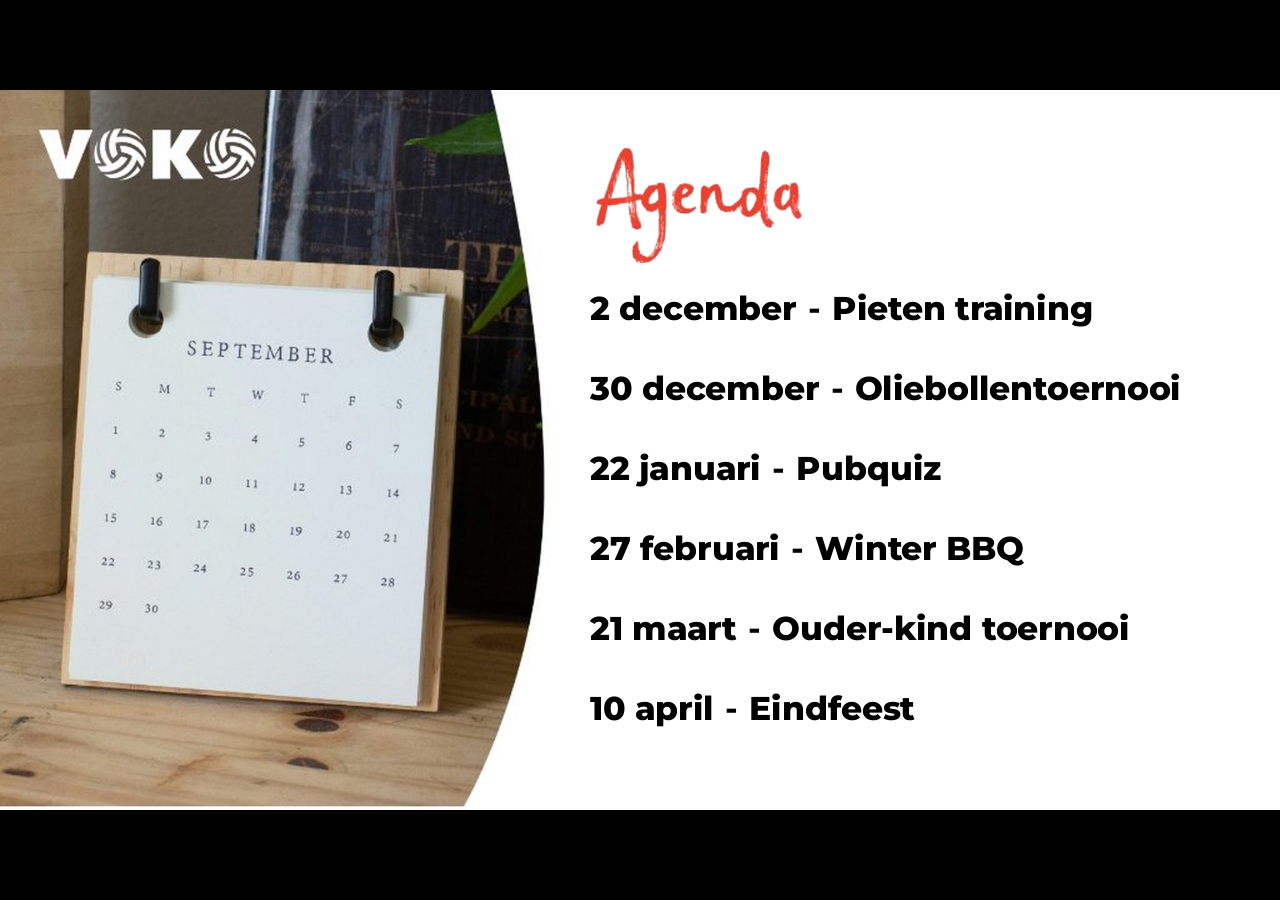
<file: index.html>
<!DOCTYPE html>
<html lang="nl">
<head>
  <meta charset="UTF-8">
  <meta name="viewport" content="width=device-width, initial-scale=1.0">
  <meta http-equiv="X-UA-Compatible" content="ie=edge">
  <title>VOKO Digital Signage - Agenda</title>
  
  <!-- Montserrat voor de karakteristieke strakke, zware typografie conform het nieuwe kalender-ontwerp -->
  <link rel="preconnect" href="https://fonts.googleapis.com">
  <link rel="preconnect" href="https://fonts.gstatic.com" crossorigin>
  <link href="https://fonts.googleapis.com/css2?family=Montserrat:wght@800;900&display=swap" rel="stylesheet">

  <style>
    * {
      box-sizing: border-box;
      margin: 0;
      padding: 0;
    }

    html, body {
      width: 100%;
      height: 100%;
      overflow: hidden;
      background-color: #000000;
      font-family: 'Montserrat', -apple-system, BlinkMacSystemFont, 'Segoe UI', Roboto, sans-serif;
      -webkit-font-smoothing: antialiased;
      -moz-osx-font-smoothing: grayscale;
    }

    /* Vaste 16:9 canvas container met automatische responsieve schaling */
    #viewport-scaler {
      position: absolute;
      top: 0;
      left: 0;
      width: 100vw;
      height: 100vh;
      display: flex;
      align-items: center;
      justify-content: center;
      overflow: hidden;
      background-color: #000000;
    }

    #slide-canvas {
      width: 1920px;
      height: 1080px;
      min-width: 1920px;
      min-height: 1080px;
      max-width: 1920px;
      max-height: 1080px;
      position: relative;
      background: #ffffff url('assets/agenda_bg.jpg') no-repeat center center / cover;
      transform-origin: center center;
      overflow: hidden;
    }

    /* Rode brush-script "Agenda" titel */
    .agenda-title-img {
      position: absolute;
      top: 72px;
      left: 885px;
      width: 326px;
      height: auto;
      display: block;
      user-select: none;
    }

    /* Lijst met de 6 eerstvolgende agenda-items */
    .agenda-list {
      position: absolute;
      top: 300px;
      left: 885px;
      right: 60px;
      display: flex;
      flex-direction: column;
      gap: 65px;
    }

    .agenda-item {
      font-size: 50px;
      font-weight: 800;
      color: #000000;
      letter-spacing: -0.5px;
      line-height: 1.1;
      white-space: nowrap;
      overflow: hidden;
      text-overflow: ellipsis;
      transition: opacity 0.3s ease;
    }

    .agenda-item.fade-out {
      opacity: 0;
    }

    .agenda-sep {
      margin: 0 4px;
      font-weight: 700;
    }

    /* Subtiele diagnostische timestamp (verborgen voor publiek) */
    .signage-status {
      display: none;
    }
  </style>
</head>
<body>

  <div id="viewport-scaler">
    <div id="slide-canvas">
      
      <!-- Rode brush-script "Agenda" kop -->
      <img src="assets/agenda_title.png" alt="Agenda" class="agenda-title-img">

      <!-- Dynamische agendalijst (met pre-rendered fallback items ter voorkoming van flikkering) -->
      <div class="agenda-list" id="agenda-container">
        <div class="agenda-item"><span class="agenda-date">2 december</span><span class="agenda-sep"> - </span><span class="agenda-title">Pieten training</span></div>
        <div class="agenda-item"><span class="agenda-date">30 december</span><span class="agenda-sep"> - </span><span class="agenda-title">Oliebollentoernooi</span></div>
        <div class="agenda-item"><span class="agenda-date">22 januari</span><span class="agenda-sep"> - </span><span class="agenda-title">Pubquiz</span></div>
        <div class="agenda-item"><span class="agenda-date">27 februari</span><span class="agenda-sep"> - </span><span class="agenda-title">Winter BBQ</span></div>
        <div class="agenda-item"><span class="agenda-date">21 maart</span><span class="agenda-sep"> - </span><span class="agenda-title">Ouder-kind toernooi</span></div>
        <div class="agenda-item"><span class="agenda-date">10 april</span><span class="agenda-sep"> - </span><span class="agenda-title">Eindfeest</span></div>
      </div>

      <div class="signage-status" id="status-indicator">VOKO Digital Signage</div>

    </div>
  </div>

  <script>
    // -------------------------------------------------------------------------
    // 1. Automatische Schaling naar elk schermformaat (behoudt vaste 16:9 verhouding)
    // -------------------------------------------------------------------------
    function fitViewport() {
      const canvas = document.getElementById('slide-canvas');
      if (!canvas) return;
      const targetWidth = 1920;
      const targetHeight = 1080;
      const currentWidth = window.innerWidth;
      const currentHeight = window.innerHeight;

      const scale = Math.min(currentWidth / targetWidth, currentHeight / targetHeight);
      canvas.style.transform = `scale(${scale})`;
    }

    window.addEventListener('resize', fitViewport);
    window.addEventListener('DOMContentLoaded', fitViewport);
    fitViewport();

    // -------------------------------------------------------------------------
    // 2. Normalisatie van activiteitstitels conform het strakke VOKO slide-ontwerp
    // -------------------------------------------------------------------------
    function formatAgendaTitle(rawTitle) {
      if (!rawTitle) return '';
      const t = rawTitle.trim();

      if (/pieten\s*training/i.test(t)) return 'Pieten training';
      if (/oliebollen\s*toernooi/i.test(t)) return 'Oliebollentoernooi';
      if (/winter\s*bbq/i.test(t)) return 'Winter BBQ';
      if (/ouder[- ]kind/i.test(t)) return 'Ouder-kind toernooi';
      if (/pubquiz/i.test(t)) return 'Pubquiz';
      if (/eindfeest/i.test(t)) return 'Eindfeest';

      // Verwijder eventuele dubbele koppelteken achtervoegsels (zoals "Activiteit - Doelgroep")
      // tenzij het titel-eigen is
      return t;
    }

    // -------------------------------------------------------------------------
    // 3. Client-Side Auto-Refresh (elke 15 minuten nieuwe agenda.json ophalen)
    // -------------------------------------------------------------------------
    const REFRESH_INTERVAL_MS = 15 * 60 * 1000; // 15 minuten
    let currentAgendaFingerprint = '';

    async function fetchAgenda() {
      try {
        const cacheBuster = Date.now();
        const response = await fetch(`agenda.json?v=${cacheBuster}`, {
          headers: { 'Accept': 'application/json' },
          cache: 'no-store'
        });

        if (!response.ok) {
          throw new Error(`HTTP fout: ${response.status}`);
        }

        const data = await response.json();
        if (!data || !Array.isArray(data.items)) {
          throw new Error('Ongeldige JSON structuur ontvangen');
        }

        const items = data.items.slice(0, 6);
        const newFingerprint = JSON.stringify(items);

        // Update DOM alleen als data daadwerkelijk is veranderd
        if (newFingerprint !== currentAgendaFingerprint) {
          updateAgendaDOM(items);
          currentAgendaFingerprint = newFingerprint;
        }

        const statusEl = document.getElementById('status-indicator');
        if (statusEl) {
          const now = new Date();
          const timeStr = now.toLocaleTimeString('nl-NL', { hour: '2-digit', minute: '2-digit' });
          statusEl.textContent = `Bijgewerkt: ${timeStr}`;
        }
      } catch (err) {
        console.warn('Agenda refresh waarschuwing (bestaande weergave blijft behouden):', err);
      }
    }

    function updateAgendaDOM(items) {
      const container = document.getElementById('agenda-container');
      if (!container) return;

      const existingItems = container.querySelectorAll('.agenda-item');
      existingItems.forEach(el => el.classList.add('fade-out'));

      setTimeout(() => {
        container.innerHTML = '';
        items.forEach(item => {
          const itemEl = document.createElement('div');
          itemEl.className = 'agenda-item fade-out';

          const dateSpan = document.createElement('span');
          dateSpan.className = 'agenda-date';
          dateSpan.textContent = item.datum || '';

          const sepSpan = document.createElement('span');
          sepSpan.className = 'agenda-sep';
          sepSpan.textContent = ' - ';

          const titleSpan = document.createElement('span');
          titleSpan.className = 'agenda-title';
          titleSpan.textContent = formatAgendaTitle(item.titel);

          itemEl.appendChild(dateSpan);
          itemEl.appendChild(sepSpan);
          itemEl.appendChild(titleSpan);
          container.appendChild(itemEl);

          requestAnimationFrame(() => {
            itemEl.classList.remove('fade-out');
          });
        });
      }, 300);
    }

    fetchAgenda();
    setInterval(fetchAgenda, REFRESH_INTERVAL_MS);
  </script>

</body>
</html>
</file>
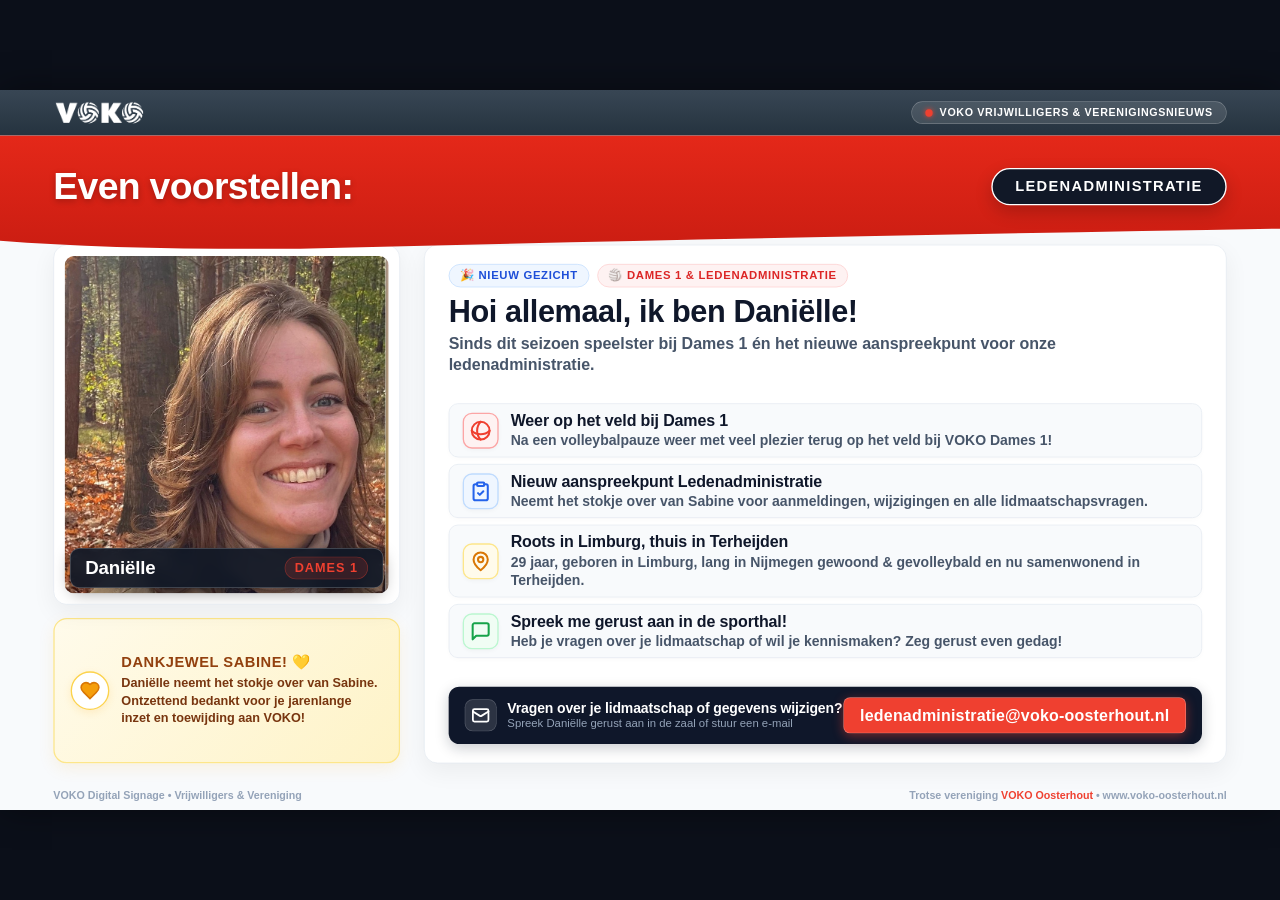
<file: danielle_ledenadministratie.html>
<!DOCTYPE html>
<html lang="nl">
<head>
  <meta charset="UTF-8">
  <meta name="viewport" content="width=device-width, initial-scale=1.0">
  <meta http-equiv="X-UA-Compatible" content="ie=edge">
  <title>VOKO - Even voorstellen: Daniëlle (Ledenadministratie)</title>
  <style>
    @page {
      size: 1920px 1080px;
      margin: 0;
    }

    * {
      box-sizing: border-box;
      margin: 0;
      padding: 0;
    }

    /* -------------------------------------------------------------------------
       Zelfstandige Viewport Schaling (1920x1080 canvas behoudt altijd verhouding)
       ------------------------------------------------------------------------- */
    html, body {
      width: 100%;
      height: 100%;
      margin: 0;
      padding: 0;
      overflow: hidden;
      background-color: #0b0f19;
      font-family: -apple-system, BlinkMacSystemFont, "Segoe UI", Roboto, "Helvetica Neue", Arial, sans-serif;
      -webkit-font-smoothing: antialiased;
      -moz-osx-font-smoothing: grayscale;
      color: #1e293b;
    }

    #viewport-scaler {
      position: absolute;
      top: 0;
      left: 0;
      width: 100vw;
      height: 100vh;
      display: flex;
      align-items: center;
      justify-content: center;
      overflow: hidden;
    }

    #slide-canvas {
      width: 1920px;
      height: 1080px;
      min-width: 1920px;
      min-height: 1080px;
      max-width: 1920px;
      max-height: 1080px;
      background: #f8fafc;
      position: relative;
      overflow: hidden;
      transform-origin: center center;
      box-shadow: 0 0 50px rgba(0, 0, 0, 0.4);
    }

    /* 1. Donkergrijze VOKO Topbalk */
    .top-bar {
      height: 68px;
      background: linear-gradient(180deg, #384654 0%, #25333f 100%);
      display: flex;
      justify-content: space-between;
      align-items: center;
      padding: 0 80px;
      position: relative;
      z-index: 10;
    }

    .voko-logo {
      height: 38px;
      width: auto;
      object-fit: contain;
    }

    .header-pill {
      display: flex;
      align-items: center;
      gap: 10px;
      background: rgba(255, 255, 255, 0.12);
      border: 1px solid rgba(255, 255, 255, 0.25);
      border-radius: 9999px;
      padding: 7px 20px;
      color: #ffffff;
      font-size: 16px;
      font-weight: 700;
      letter-spacing: 1px;
      text-transform: uppercase;
    }

    .badge-dot {
      width: 11px;
      height: 11px;
      border-radius: 50%;
      background: #ef4030;
      box-shadow: 0 0 8px #ef4030;
    }

    /* 2. Rode Wave Banner */
    .red-banner-wrapper {
      position: relative;
      width: 1920px;
      height: 172px;
      z-index: 5;
    }

    .banner-svg {
      position: absolute;
      top: 0;
      left: 0;
      width: 1920px;
      height: 172px;
      display: block;
    }

    .banner-content {
      position: absolute;
      top: 0;
      left: 0;
      width: 1920px;
      height: 154px;
      display: flex;
      align-items: center;
      justify-content: space-between;
      padding: 0 80px;
      box-sizing: border-box;
      z-index: 6;
    }

    .banner-title {
      font-size: 56px;
      font-weight: 900;
      color: #ffffff;
      letter-spacing: -1px;
      margin: 0;
      line-height: 1;
      white-space: nowrap;
      text-shadow: 0 2px 10px rgba(0, 0, 0, 0.25);
    }

    .banner-badge {
      background: #111827;
      color: #ffffff;
      border: 2.5px solid #ffffff;
      padding: 13px 34px;
      border-radius: 9999px;
      font-size: 22px;
      font-weight: 800;
      letter-spacing: 2px;
      text-transform: uppercase;
      white-space: nowrap;
      box-shadow: 0 10px 25px rgba(0, 0, 0, 0.20);
    }

    /* 3. Hoofd Content Ruimte */
    .content-area {
      position: absolute;
      top: 232px;
      bottom: 50px;
      left: 80px;
      right: 80px;
      display: flex;
      gap: 36px;
      box-sizing: border-box;
      height: 778px;
    }

    /* Linker Kolom: Portret (gespiegeld) & Sabine Bedankkaart */
    .col-left {
      width: 520px;
      height: 100%;
      display: flex;
      flex-direction: column;
      justify-content: space-between;
      flex-shrink: 0;
    }

    .photo-card {
      background: #ffffff;
      border-radius: 20px;
      border: 1px solid #e2e8f0;
      padding: 16px;
      box-shadow: 0 12px 36px rgba(0, 0, 0, 0.06);
      position: relative;
      height: 540px;
      box-sizing: border-box;
      overflow: hidden;
    }

    /* Gespiegelde foto: kijkt nu direct naar rechts, de slide in */
    .danielle-img {
      width: 100%;
      height: 100%;
      object-fit: cover;
      object-position: center 12%;
      border-radius: 14px;
      display: block;
    }

    .photo-caption-bar {
      position: absolute;
      bottom: 24px;
      left: 24px;
      right: 24px;
      background: rgba(17, 24, 39, 0.92);
      backdrop-filter: blur(8px);
      padding: 12px 22px;
      border-radius: 14px;
      color: #ffffff;
      display: flex;
      justify-content: space-between;
      align-items: center;
      border: 1.5px solid rgba(255, 255, 255, 0.25);
      z-index: 10;
      box-shadow: 0 8px 24px rgba(0, 0, 0, 0.35);
    }

    .caption-name {
      font-size: 28px;
      font-weight: 800;
      letter-spacing: -0.3px;
    }

    .caption-team {
      font-size: 19px;
      font-weight: 800;
      color: #ef4030;
      background: rgba(239, 64, 48, 0.16);
      border: 1px solid rgba(239, 64, 48, 0.4);
      padding: 5px 14px;
      border-radius: 20px;
      letter-spacing: 1.5px;
      text-transform: uppercase;
    }

    /* Bedankkaart Sabine */
    .sabine-card {
      background: linear-gradient(135deg, #fffbeb 0%, #fef3c7 100%);
      border: 2px solid #fde68a;
      border-radius: 20px;
      padding: 20px 24px;
      display: flex;
      align-items: center;
      gap: 18px;
      box-shadow: 0 8px 24px rgba(245, 158, 11, 0.10);
      height: 218px;
      box-sizing: border-box;
      flex-shrink: 0;
    }

    .sabine-icon {
      width: 58px;
      height: 58px;
      min-width: 58px;
      background: #ffffff;
      border: 2px solid #fcd34d;
      border-radius: 50%;
      display: flex;
      align-items: center;
      justify-content: center;
      box-shadow: 0 4px 12px rgba(245, 158, 11, 0.15);
    }

    .sabine-text-title {
      font-size: 22px;
      font-weight: 800;
      color: #92400e;
      text-transform: uppercase;
      letter-spacing: 0.8px;
      margin-bottom: 4px;
    }

    .sabine-text-desc {
      font-size: 19px;
      font-weight: 600;
      color: #78350f;
      line-height: 1.4;
    }

    /* Rechter Kolom: Grote Bulletpoints & Contact Strip */
    .col-right {
      flex: 1;
      height: 100%;
      display: flex;
      flex-direction: column;
    }

    .intro-main-card {
      background: #ffffff;
      border-radius: 20px;
      border: 1px solid #e2e8f0;
      padding: 28px 36px;
      box-shadow: 0 12px 36px rgba(0, 0, 0, 0.06);
      height: 100%;
      display: flex;
      flex-direction: column;
      justify-content: space-between;
      box-sizing: border-box;
      overflow: hidden;
    }

    /* Bovenkant Intro Card */
    .intro-header-block {
      display: flex;
      flex-direction: column;
    }

    .meta-tag-row {
      display: flex;
      align-items: center;
      gap: 12px;
      margin-bottom: 10px;
    }

    .badge-pill {
      font-size: 17px;
      font-weight: 800;
      letter-spacing: 1px;
      text-transform: uppercase;
      padding: 6px 16px;
      border-radius: 9999px;
      display: inline-flex;
      align-items: center;
      gap: 8px;
    }

    .vol-badge {
      background: #eff6ff;
      border: 1.5px solid #bfdbfe;
      color: #1d4ed8;
    }

    .role-badge {
      background: #fef2f2;
      border: 1.5px solid #fecaca;
      color: #dc2626;
    }

    .intro-headline {
      font-size: 46px;
      font-weight: 900;
      color: #0f172a;
      letter-spacing: -0.6px;
      line-height: 1.15;
      margin-bottom: 6px;
    }

    .intro-subline {
      font-size: 24px;
      font-weight: 600;
      color: #475569;
      line-height: 1.3;
      margin-bottom: 14px;
    }

    /* 4 Grote Overzichtelijke Bulletpoints */
    .bullets-container {
      display: flex;
      flex-direction: column;
      gap: 10px;
      margin-bottom: 14px;
    }

    .bullet-row {
      display: flex;
      align-items: center;
      gap: 18px;
      background: #f8fafc;
      border: 1.5px solid #e2e8f0;
      border-radius: 14px;
      padding: 11px 20px;
      box-shadow: 0 3px 8px rgba(0, 0, 0, 0.02);
    }

    .bullet-icon-box {
      width: 54px;
      height: 54px;
      min-width: 54px;
      border-radius: 14px;
      display: flex;
      align-items: center;
      justify-content: center;
      box-shadow: 0 2px 6px rgba(0, 0, 0, 0.04);
      background: #ffffff;
    }

    .bullet-icon-box.volley {
      border: 2px solid #fca5a5;
      background: #fef2f2;
    }

    .bullet-icon-box.admin {
      border: 2px solid #bfdbfe;
      background: #eff6ff;
    }

    .bullet-icon-box.roots {
      border: 2px solid #fde68a;
      background: #fffbeb;
    }

    .bullet-icon-box.chat {
      border: 2px solid #bbf7d0;
      background: #f0fdf4;
    }

    .bullet-content {
      display: flex;
      flex-direction: column;
      gap: 2px;
    }

    .bullet-title {
      font-size: 24px;
      font-weight: 800;
      color: #0f172a;
      letter-spacing: -0.2px;
    }

    .bullet-text {
      font-size: 21px;
      font-weight: 600;
      color: #475569;
      line-height: 1.3;
    }

    /* Contact Strip Onderaan */
    .contact-strip {
      background: #0f172a;
      border-radius: 16px;
      padding: 16px 24px;
      display: flex;
      justify-content: space-between;
      align-items: center;
      color: #ffffff;
      box-shadow: 0 6px 20px rgba(15, 23, 42, 0.22);
    }

    .contact-prompt {
      display: flex;
      align-items: center;
      gap: 16px;
    }

    .contact-icon {
      width: 48px;
      height: 48px;
      min-width: 48px;
      background: rgba(255, 255, 255, 0.12);
      border: 1px solid rgba(255, 255, 255, 0.2);
      border-radius: 12px;
      display: flex;
      align-items: center;
      justify-content: center;
    }

    .contact-title {
      font-size: 21px;
      font-weight: 800;
      color: #ffffff;
      letter-spacing: -0.2px;
    }

    .contact-sub {
      font-size: 17px;
      font-weight: 500;
      color: #94a3b8;
      margin-top: 2px;
    }

    .contact-pill {
      background: #ef4030;
      color: #ffffff;
      padding: 12px 24px;
      border-radius: 10px;
      font-size: 24px;
      font-weight: 800;
      letter-spacing: 0.3px;
      border: 1.5px solid rgba(255, 255, 255, 0.3);
      box-shadow: 0 4px 16px rgba(239, 64, 48, 0.45);
      white-space: nowrap;
    }

    /* 4. Onderste Statusbalk */
    .status-footer {
      position: absolute;
      bottom: 12px;
      left: 80px;
      right: 80px;
      display: flex;
      justify-content: space-between;
      align-items: center;
      font-size: 16px;
      color: #94a3b8;
      font-weight: 600;
      z-index: 10;
    }

    .status-footer strong {
      color: #ef4030;
    }
  </style>
</head>
<body>

  <div id="viewport-scaler">
    <div id="slide-canvas">
      
      <!-- 1. Bovenbalk -->
      <header class="top-bar">
        <img src="assets/voko_wit.png" alt="VOKO Logo" class="voko-logo">
        <div class="header-pill">
          <span class="badge-dot"></span>
          <span>VOKO Vrijwilligers & Verenigingsnieuws</span>
        </div>
      </header>

      <!-- 2. Rode Banner met vloeiende curve -->
      <div class="red-banner-wrapper">
        <svg class="banner-svg" viewBox="0 0 1920 172" preserveAspectRatio="none" xmlns="http://www.w3.org/2000/svg">
          <defs>
            <linearGradient id="vokoRedGrad" x1="0%" y1="0%" x2="0%" y2="100%">
              <stop offset="0%" stop-color="#e42819" />
              <stop offset="100%" stop-color="#cb1d12" />
            </linearGradient>
          </defs>
          <path d="M 0,0 L 1920,0 L 1920,140 Q 1100,154 450,170 Q 180,172 0,158 Z" fill="url(#vokoRedGrad)" />
        </svg>
        <div class="banner-content">
          <h1 class="banner-title">Even voorstellen:</h1>
          <div class="banner-badge">Ledenadministratie</div>
        </div>
      </div>

      <!-- 3. Inhoud Ruimte (2 Kolommen) -->
      <main class="content-area">
        
        <!-- Linker Kolom: Portret (gespiegeld) & Sabine Bedankkaart -->
        <aside class="col-left">
          <div class="photo-card">
            <img src="assets/danielle_mirrored.jpg" alt="Danielle" class="danielle-img">
            <div class="photo-caption-bar">
              <span class="caption-name">Daniëlle</span>
              <span class="caption-team">Dames 1</span>
            </div>
          </div>

          <div class="sabine-card">
            <div class="sabine-icon">
              <svg width="32" height="32" viewBox="0 0 24 24" fill="#f59e0b" stroke="#d97706" stroke-width="1.8">
                <path d="M19 14c1.49-1.46 3-3.21 3-5.5A5.5 5.5 0 0 0 16.5 3c-1.76 0-3 .5-4.5 2-1.5-1.5-2.74-2-4.5-2A5.5 5.5 0 0 0 2 8.5c0 2.3 1.5 4.05 3 5.5l7 7Z"/>
              </svg>
            </div>
            <div>
              <div class="sabine-text-title">Dankjewel Sabine! 💛</div>
              <div class="sabine-text-desc">Daniëlle neemt het stokje over van Sabine. Ontzettend bedankt voor je jarenlange inzet en toewijding aan VOKO!</div>
            </div>
          </div>
        </aside>

        <!-- Rechter Kolom: Voorstelkaart met grote bullets -->
        <section class="col-right">
          <div class="intro-main-card">
            
            <div class="intro-header-block">
              <div class="meta-tag-row">
                <span class="badge-pill vol-badge">🎉 Nieuw Gezicht</span>
                <span class="badge-pill role-badge">🏐 Dames 1 & Ledenadministratie</span>
              </div>

              <h2 class="intro-headline">Hoi allemaal, ik ben Daniëlle!</h2>
              <p class="intro-subline">Sinds dit seizoen speelster bij Dames 1 én het nieuwe aanspreekpunt voor onze ledenadministratie.</p>
            </div>

            <!-- 4 Grote Overzichtelijke Bulletpoints -->
            <div class="bullets-container">
              
              <!-- Bullet 1: Volleybal -->
              <div class="bullet-row">
                <div class="bullet-icon-box volley">
                  <svg width="32" height="32" viewBox="0 0 24 24" fill="none" stroke="#ef4030" stroke-width="2.3" stroke-linecap="round" stroke-linejoin="round">
                    <circle cx="12" cy="12" r="10"/>
                    <path d="M12 2a14.5 14.5 0 0 0 0 20"/>
                    <path d="M2 12a14.5 14.5 0 0 0 20 0"/>
                  </svg>
                </div>
                <div class="bullet-content">
                  <div class="bullet-title">Weer op het veld bij Dames 1</div>
                  <div class="bullet-text">Na een volleybalpauze weer met veel plezier terug op het veld bij VOKO Dames 1!</div>
                </div>
              </div>

              <!-- Bullet 2: Ledenadministratie -->
              <div class="bullet-row">
                <div class="bullet-icon-box admin">
                  <svg width="32" height="32" viewBox="0 0 24 24" fill="none" stroke="#2563eb" stroke-width="2.3" stroke-linecap="round" stroke-linejoin="round">
                    <path d="M16 4h2a2 2 0 0 1 2 2v14a2 2 0 0 1-2 2H6a2 2 0 0 1-2-2V6a2 2 0 0 1 2-2h2"/>
                    <rect x="8" y="2" width="8" height="4" rx="1" ry="1"/>
                    <path d="m9 14 2 2 4-4"/>
                  </svg>
                </div>
                <div class="bullet-content">
                  <div class="bullet-title">Nieuw aanspreekpunt Ledenadministratie</div>
                  <div class="bullet-text">Neemt het stokje over van Sabine voor aanmeldingen, wijzigingen en alle lidmaatschapsvragen.</div>
                </div>
              </div>

              <!-- Bullet 3: Roots & Woonplaats -->
              <div class="bullet-row">
                <div class="bullet-icon-box roots">
                  <svg width="32" height="32" viewBox="0 0 24 24" fill="none" stroke="#d97706" stroke-width="2.3" stroke-linecap="round" stroke-linejoin="round">
                    <path d="M20 10c0 6-8 12-8 12s-8-6-8-12a8 8 0 0 1 16 0Z"/>
                    <circle cx="12" cy="10" r="3"/>
                  </svg>
                </div>
                <div class="bullet-content">
                  <div class="bullet-title">Roots in Limburg, thuis in Terheijden</div>
                  <div class="bullet-text">29 jaar, geboren in Limburg, lang in Nijmegen gewoond & gevolleybald en nu samenwonend in Terheijden.</div>
                </div>
              </div>

              <!-- Bullet 4: Spreek me aan -->
              <div class="bullet-row">
                <div class="bullet-icon-box chat">
                  <svg width="32" height="32" viewBox="0 0 24 24" fill="none" stroke="#16a34a" stroke-width="2.3" stroke-linecap="round" stroke-linejoin="round">
                    <path d="M21 15a2 2 0 0 1-2 2H7l-4 4V5a2 2 0 0 1 2-2h14a2 2 0 0 1 2 2z"/>
                  </svg>
                </div>
                <div class="bullet-content">
                  <div class="bullet-title">Spreek me gerust aan in de sporthal!</div>
                  <div class="bullet-text">Heb je vragen over je lidmaatschap of wil je kennismaken? Zeg gerust even gedag!</div>
                </div>
              </div>

            </div>

            <!-- Contact / Vragen Strip -->
            <div class="contact-strip">
              <div class="contact-prompt">
                <div class="contact-icon">
                  <svg width="28" height="28" viewBox="0 0 24 24" fill="none" stroke="#ffffff" stroke-width="2.3" stroke-linecap="round" stroke-linejoin="round">
                    <rect width="20" height="16" x="2" y="4" rx="2"/>
                    <path d="m22 7-8.97 5.7a1.94 1.94 0 0 1-2.06 0L2 7"/>
                  </svg>
                </div>
                <div>
                  <div class="contact-title">Vragen over je lidmaatschap of gegevens wijzigen?</div>
                  <div class="contact-sub">Spreek Daniëlle gerust aan in de zaal of stuur een e-mail</div>
                </div>
              </div>
              <div class="contact-pill">ledenadministratie@voko-oosterhout.nl</div>
            </div>

          </div>
        </section>

      </main>

      <!-- 4. Status Footer -->
      <footer class="status-footer">
        <span>VOKO Digital Signage • Vrijwilligers & Vereniging</span>
        <span>Trotse vereniging <strong>VOKO Oosterhout</strong> • www.voko-oosterhout.nl</span>
      </footer>

    </div>
  </div>

  <script>
    /* Zelfstandige Viewport Schaling */
    function fitViewport() {
      const canvas = document.getElementById('slide-canvas');
      if (!canvas) return;
      const vw = window.innerWidth;
      const vh = window.innerHeight;
      const scale = Math.min(vw / 1920, vh / 1080);
      canvas.style.transform = `scale(${scale})`;
    }
    window.addEventListener('resize', fitViewport);
    window.addEventListener('DOMContentLoaded', fitViewport);
    fitViewport();
  </script>
</body>
</html>
</file>
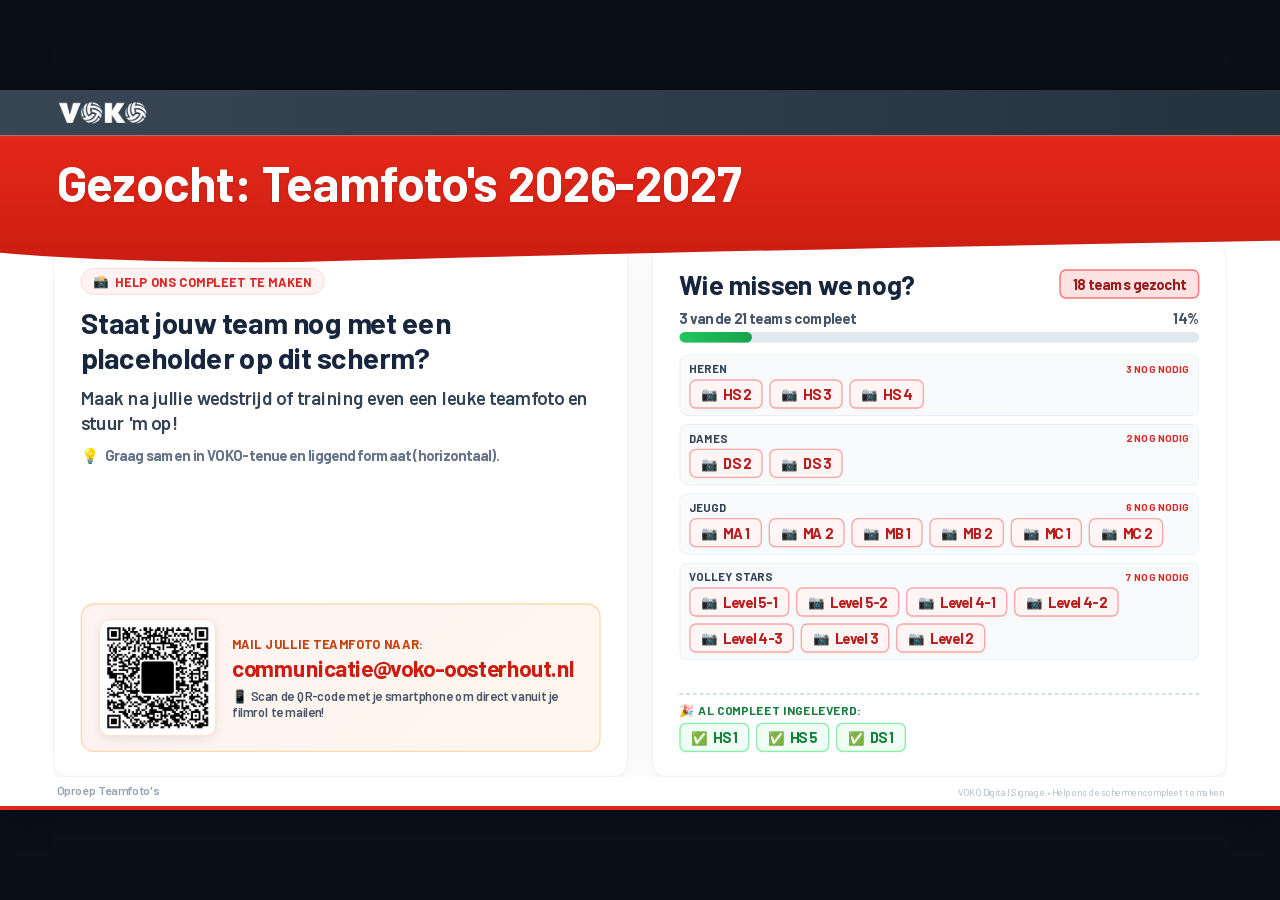
<file: oproep-teamfoto.html>
<!DOCTYPE html>
<html lang="nl">
<head>
  <meta charset="UTF-8">
  <meta name="viewport" content="width=device-width, initial-scale=1.0">
  <meta http-equiv="X-UA-Compatible" content="ie=edge">
  <title>VOKO Digital Signage - Oproep Teamfoto's</title>
  <link rel="stylesheet" href="style.css?v=20261113_1420">
  <style>
    /* -------------------------------------------------------------------------
       Zelfstandige Viewport Schaling (1920x1080 canvas behoudt altijd verhouding)
       ------------------------------------------------------------------------- */
    html, body {
      width: 100%;
      height: 100%;
      margin: 0;
      padding: 0;
      overflow: hidden;
      background-color: #0b0f19;
      font-family: 'Barlow', -apple-system, BlinkMacSystemFont, 'Segoe UI', Roboto, 'Helvetica Neue', Arial, sans-serif;
      -webkit-font-smoothing: antialiased;
      -moz-osx-font-smoothing: grayscale;
    }

    #viewport-scaler {
      position: absolute;
      top: 0;
      left: 0;
      width: 100vw;
      height: 100vh;
      display: flex;
      align-items: center;
      justify-content: center;
      overflow: hidden;
    }

    #slide-canvas {
      width: 1920px;
      height: 1080px;
      min-width: 1920px;
      min-height: 1080px;
      max-width: 1920px;
      max-height: 1080px;
      background: #ffffff;
      position: relative;
      overflow: hidden;
      transform-origin: center center;
      box-shadow: 0 0 50px rgba(0, 0, 0, 0.4);
    }

    /* -------------------------------------------------------------------------
       Stijlen specifiek voor de Teamfoto Oproep Slide (1920x1080)
       Extra grote lettertypes & minimale ruis voor optimale kantine-leesbaarheid
       ------------------------------------------------------------------------- */
    .oproep-stage {
      position: absolute;
      top: 230px;
      bottom: 50px;
      left: 80px;
      right: 80px;
      display: grid;
      grid-template-columns: 1fr 1fr;
      gap: 36px;
      overflow: hidden;
      box-sizing: border-box;
    }

    .oproep-card {
      background: #ffffff;
      border: 1px solid #e2e8f0;
      border-radius: 20px;
      padding: 36px 40px;
      box-shadow: 0 12px 36px rgba(0, 0, 0, 0.06);
      display: flex;
      flex-direction: column;
      justify-content: space-between;
      box-sizing: border-box;
      overflow: hidden;
    }

    /* Linker Card: De Oproep & Grote Actiebox */
    .oproep-tag-top {
      display: inline-flex;
      align-items: center;
      gap: 8px;
      background: #fef2f2;
      border: 1.5px solid #fecaca;
      color: #dc2626;
      padding: 7px 18px;
      border-radius: 24px;
      font-size: 19px;
      font-weight: 800;
      text-transform: uppercase;
      letter-spacing: 0.8px;
      width: fit-content;
      margin-bottom: 16px;
    }

    .oproep-main-title {
      font-size: 44px;
      font-weight: 800;
      color: #17263c;
      line-height: 1.18;
      letter-spacing: -0.5px;
      margin-bottom: 16px;
    }

    .oproep-intro-text {
      font-size: 28px;
      color: #334155;
      line-height: 1.35;
      font-weight: 600;
      margin-bottom: 16px;
    }

    .oproep-tip-highlight {
      font-size: 22px;
      font-weight: 700;
      color: #64748b;
      margin-bottom: 24px;
      display: flex;
      align-items: center;
      gap: 10px;
    }

    /* Mail Actie Box & Grote QR Code */
    .oproep-action-row {
      display: flex;
      align-items: center;
      gap: 24px;
      background: linear-gradient(135deg, #fef2f2 0%, #fff7ed 100%);
      border: 2.5px solid #fed7aa;
      border-radius: 20px;
      padding: 22px 26px;
    }

    .oproep-qr-wrap {
      width: 175px;
      height: 175px;
      min-width: 175px;
      background: #ffffff;
      border-radius: 16px;
      padding: 8px;
      box-shadow: 0 6px 16px rgba(0, 0, 0, 0.08);
      border: 1.5px solid #fed7aa;
      display: flex;
      align-items: center;
      justify-content: center;
      flex-shrink: 0;
    }

    .oproep-qr-wrap img {
      width: 100%;
      height: 100%;
      display: block;
    }

    .oproep-action-details {
      display: flex;
      flex-direction: column;
      gap: 6px;
      flex: 1;
      min-width: 0;
    }

    .oproep-action-label {
      font-size: 19px;
      font-weight: 800;
      text-transform: uppercase;
      letter-spacing: 0.8px;
      color: #c2410c;
    }

    .oproep-email-link {
      font-size: 34px;
      font-weight: 900;
      color: #cb1d12;
      text-decoration: none;
      letter-spacing: -0.5px;
      word-break: break-all;
      line-height: 1.15;
    }

    .oproep-action-sub {
      font-size: 19px;
      font-weight: 600;
      color: #475569;
      margin-top: 4px;
    }

    /* Rechter Card: Wie missen we nog? */
    .oproep-header-right {
      display: flex;
      align-items: center;
      justify-content: space-between;
      margin-bottom: 14px;
    }

    .oproep-right-title {
      font-size: 40px;
      font-weight: 800;
      color: #17263c;
      letter-spacing: -0.3px;
    }

    .oproep-badge-missing {
      background: #fee2e2;
      color: #991b1b;
      border: 2px solid #f87171;
      padding: 7px 18px;
      border-radius: 10px;
      font-size: 22px;
      font-weight: 800;
    }

    /* Voortgangsbar */
    .oproep-progress-wrap {
      margin-bottom: 18px;
    }

    .oproep-progress-header {
      display: flex;
      justify-content: space-between;
      align-items: center;
      font-size: 22px;
      font-weight: 700;
      color: #475569;
      margin-bottom: 8px;
    }

    .oproep-progress-bar-bg {
      width: 100%;
      height: 16px;
      background: #e2e8f0;
      border-radius: 8px;
      overflow: hidden;
    }

    .oproep-progress-bar-fill {
      height: 100%;
      background: linear-gradient(90deg, #22c55e 0%, #16a34a 100%);
      border-radius: 8px;
      transition: width 0.8s ease;
      width: 14%;
    }

    /* Categorieën & Grote Pills */
    .oproep-categories-container {
      display: flex;
      flex-direction: column;
      gap: 12px;
      flex: 1;
      overflow: hidden;
    }

    .oproep-cat-group {
      background: #f8fafc;
      border: 1px solid #e2e8f0;
      border-radius: 12px;
      padding: 10px 14px;
    }

    .oproep-cat-header {
      display: flex;
      align-items: center;
      justify-content: space-between;
      font-size: 17px;
      font-weight: 800;
      color: #334155;
      text-transform: uppercase;
      letter-spacing: 0.6px;
      margin-bottom: 6px;
    }

    .oproep-pills-wrap {
      display: flex;
      flex-wrap: wrap;
      gap: 10px;
    }

    .oproep-team-pill {
      display: inline-flex;
      align-items: center;
      gap: 8px;
      padding: 7px 16px;
      border-radius: 10px;
      font-size: 22px;
      font-weight: 800;
      background: #ffffff;
      border: 2px solid #cbd5e1;
      color: #1e293b;
      box-shadow: 0 2px 4px rgba(0, 0, 0, 0.04);
      letter-spacing: -0.2px;
    }

    .oproep-team-pill.needed {
      border-color: #fca5a5;
      background: #fff5f5;
      color: #b91c1c;
    }

    .oproep-team-pill.done {
      border-color: #86efac;
      background: #f0fdf4;
      color: #15803d;
    }

    .oproep-team-pill-icon {
      font-size: 20px;
    }

    /* Al Compleet Sectie */
    .oproep-completed-box {
      margin-top: 14px;
      padding-top: 12px;
      border-top: 2px dashed #cbd5e1;
    }

    .oproep-completed-title {
      font-size: 18px;
      font-weight: 800;
      color: #15803d;
      text-transform: uppercase;
      letter-spacing: 0.6px;
      margin-bottom: 8px;
      display: flex;
      align-items: center;
      gap: 6px;
    }
  </style>
</head>
<body>

  <div id="viewport-scaler">
    <div id="slide-canvas">
      
      <!-- 1. Bovenbalk met wit VOKO logo -->
      <header class="top-bar">
        <img src="assets/voko_wit.png" alt="VOKO Logo" class="voko-logo">
      </header>

      <!-- 2. Rode Banner met 'Gezocht: Teamfoto's 2026-2027' -->
      <div class="red-banner-wrapper">
        <svg class="banner-svg" viewBox="0 0 1920 192" preserveAspectRatio="none" xmlns="http://www.w3.org/2000/svg">
          <defs>
            <linearGradient id="vokoRedGrad" x1="0%" y1="0%" x2="0%" y2="100%">
              <stop offset="0%" stop-color="#e42819" />
              <stop offset="100%" stop-color="#cb1d12" />
            </linearGradient>
          </defs>
          <path d="M 0,0 L 1920,0 L 1920,158 Q 1100,172 450,190 Q 180,192 0,176 Z" fill="url(#vokoRedGrad)" />
        </svg>
        <div class="banner-content">
          <h1 class="banner-title">Gezocht: Teamfoto's 2026-2027</h1>
        </div>
      </div>

      <!-- 3. Main Stage: Twee kolommen (Links Oproep & Mailbox, Rechts Overzicht Teams) -->
      <main class="oproep-stage">
        
        <!-- Linker Card: De Oproep -->
        <article class="oproep-card">
          <div>
            <div class="oproep-tag-top">
              <span>📸</span>
              <span>Help ons compleet te maken</span>
            </div>
            <h2 class="oproep-main-title">Staat jouw team nog met een placeholder op dit scherm?</h2>
            <p class="oproep-intro-text">
              Maak na jullie wedstrijd of training even een leuke teamfoto en stuur 'm op!
            </p>
            <div class="oproep-tip-highlight">
              <span>💡</span>
              <span>Graag samen in VOKO-tenue en liggend formaat (horizontaal).</span>
            </div>
          </div>

          <!-- Grote Actie Box met QR code en e-mailadres -->
          <div class="oproep-action-row">
            <div class="oproep-qr-wrap">
              <img src="assets/qr_teamfoto.png?v=20261113_working" alt="Scan QR code om direct te mailen">
            </div>
            <div class="oproep-action-details">
              <div class="oproep-action-label">Mail jullie teamfoto naar:</div>
              <a href="mailto:communicatie@voko-oosterhout.nl?subject=Teamfoto%20VOKO" class="oproep-email-link">
                communicatie@voko-oosterhout.nl
              </a>
              <div class="oproep-action-sub">
                📱 Scan de QR-code met je smartphone om direct vanuit je filmrol te mailen!
              </div>
            </div>
          </div>
        </article>

        <!-- Rechter Card: Dynamisch Overzicht -->
        <article class="oproep-card">
          <div>
            <div class="oproep-header-right">
              <h2 class="oproep-right-title">Wie missen we nog?</h2>
              <div class="oproep-badge-missing" id="missing-badge">18 teams gezocht</div>
            </div>

            <!-- Voortgangsbalk -->
            <div class="oproep-progress-wrap">
              <div class="oproep-progress-header">
                <span id="progress-text">3 van de 21 teams compleet</span>
                <span id="progress-pct">14%</span>
              </div>
              <div class="oproep-progress-bar-bg">
                <div class="oproep-progress-bar-fill" id="progress-bar-fill" style="width: 14%;"></div>
              </div>
            </div>

            <!-- Dynamische categorieën met badges -->
            <div class="oproep-categories-container" id="categories-container">
              <!-- Wordt dynamisch opgebouwd -->
            </div>
          </div>

          <!-- Reeds compleet ingeleverd -->
          <div class="oproep-completed-box" id="completed-box">
            <div class="oproep-completed-title">
              <span>🎉</span>
              <span>Al compleet ingeleverd:</span>
            </div>
            <div class="oproep-pills-wrap" id="completed-pills">
              <!-- Dynamisch gevuld -->
            </div>
          </div>
        </article>

      </main>

      <!-- Pagina-teller en status balk onderaan -->
      <div class="news-counter">Oproep Teamfoto's</div>
      <div class="signage-status">VOKO Digital Signage • Help ons de schermen compleet te maken</div>
      <div class="news-progress-bar-container">
        <div class="news-progress-bar" style="width: 100%;"></div>
      </div>

    </div>
  </div>

  <script>
    // -------------------------------------------------------------------------
    // 0. Fallback data zodat de slide ALTIJD direct en foutloos renderbaar is
    // -------------------------------------------------------------------------
    const INITIAL_OPROEP_DATA = {
      "totaal_teams": 21,
      "aantal_met_foto": 3,
      "aantal_zonder_foto": 18,
      "percentage_compleet": 14,
      "teams_met_foto": [
        "VOKO HS 1",
        "VOKO HS 5",
        "VOKO DS 1"
      ],
      "teams_zonder_foto": [
        "VOKO HS 2", "VOKO HS 3", "VOKO HS 4",
        "VOKO DS 2", "VOKO DS 3",
        "VOKO MA 1", "VOKO MA 2", "VOKO MB 1", "VOKO MB 2", "VOKO MC 1", "VOKO MC 2",
        "Level 5-1", "Level 5-2", "Level 4-1", "Level 4-2", "Level 4-3", "Level 3", "Level 2"
      ],
      "categorieen": {
        "Heren": {
          "compleet": ["VOKO HS 1", "VOKO HS 5"],
          "gezocht": ["VOKO HS 2", "VOKO HS 3", "VOKO HS 4"]
        },
        "Dames": {
          "compleet": ["VOKO DS 1"],
          "gezocht": ["VOKO DS 2", "VOKO DS 3"]
        },
        "Jeugd": {
          "compleet": [],
          "gezocht": ["VOKO MA 1", "VOKO MA 2", "VOKO MB 1", "VOKO MB 2", "VOKO MC 1", "VOKO MC 2"]
        },
        "Volley Stars": {
          "compleet": [],
          "gezocht": [
            "Level 5-1", "Level 5-2", "Level 4-1", "Level 4-2", "Level 4-3", "Level 3", "Level 2"
          ]
        }
      }
    };

    // -------------------------------------------------------------------------
    // 1. Automatische Schaling (1080p canvas past precies in elk venster)
    // -------------------------------------------------------------------------
    function fitViewport() {
      const canvas = document.getElementById('slide-canvas');
      if (!canvas) return;
      const targetWidth = 1920;
      const targetHeight = 1080;
      const currentWidth = window.innerWidth;
      const currentHeight = window.innerHeight;
      const scale = Math.min(currentWidth / targetWidth, currentHeight / targetHeight);
      canvas.style.transform = `scale(${scale})`;
    }

    window.addEventListener('resize', fitViewport);
    window.addEventListener('DOMContentLoaded', fitViewport);
    window.addEventListener('load', fitViewport);
    fitViewport();

    // -------------------------------------------------------------------------
    // 2. Data inladen en dynamisch renderen
    // -------------------------------------------------------------------------
    function formatPillName(name) {
      if (!name) return '';
      return name.replace(/^VOKO\s+/i, '').trim();
    }

    async function loadOproepData() {
      try {
        const resp = await fetch(`oproep_teamfoto.json?t=${Date.now()}`);
        if (!resp.ok) throw new Error(`HTTP ${resp.status}`);
        const data = await resp.json();
        renderOproep(data);
      } catch (err) {
        console.warn('Kon oproep_teamfoto.json niet live laden (mogelijk lokaal bestand), fallback actief:', err);
      }
    }

    function renderOproep(data) {
      if (!data) return;

      const total = data.totaal_teams || 21;
      const done = data.aantal_met_foto !== undefined ? data.aantal_met_foto : 0;
      const needed = data.aantal_zonder_foto !== undefined ? data.aantal_zonder_foto : (total - done);
      const pct = data.percentage_compleet !== undefined ? data.percentage_compleet : Math.round((done / total) * 100);

      const bannerTitle = document.querySelector('.banner-title');
      const tagTop = document.querySelector('.oproep-tag-top');
      const mainTitle = document.querySelector('.oproep-main-title');
      const introText = document.querySelector('.oproep-intro-text');
      const tipHighlight = document.querySelector('.oproep-tip-highlight');
      const rightTitle = document.querySelector('.oproep-right-title');
      const missingBadge = document.getElementById('missing-badge');
      const progressText = document.getElementById('progress-text');
      const progressPct = document.getElementById('progress-pct');
      const progressFill = document.getElementById('progress-bar-fill');
      const catContainer = document.getElementById('categories-container');
      const completedPills = document.getElementById('completed-pills');
      const completedBox = document.getElementById('completed-box');
      const completedTitle = document.querySelector('.oproep-completed-title');

      if (needed === 0) {
        // ---------------------------------------------------------------------
        // Stand: Alle teams hebben een foto! (100% compleet)
        // Automatische transformatie naar "Staan jullie nog tip top op je teamfoto?"
        // ---------------------------------------------------------------------
        if (bannerTitle) bannerTitle.textContent = "Staan jullie nog tip top op je teamfoto?";

        if (tagTop) {
          tagTop.innerHTML = '<span>🎉</span><span>100% Compleet!</span>';
          tagTop.style.background = '#f0fdf4';
          tagTop.style.borderColor = '#86efac';
          tagTop.style.color = '#15803d';
        }

        if (mainTitle) mainTitle.textContent = "Staan jullie nog tip top op je teamfoto?";

        if (introText) {
          introText.textContent = "Geweldig nieuws: alle teams van VOKO hebben inmiddels een officiële teamfoto! Zijn er nieuwe spelers bijgekomen of toe aan een frisse actiefoto? Stuur gerust een update!";
        }

        if (tipHighlight) {
          tipHighlight.innerHTML = '<span>📸</span><span>Nieuwe teamfoto gemaakt? Mail hem gerust door!</span>';
        }

        if (rightTitle) rightTitle.textContent = "Alle teams in beeld! 📸";

        if (missingBadge) {
          missingBadge.textContent = "100% Compleet! 🎉";
          missingBadge.style.background = "#dcfce7";
          missingBadge.style.color = "#166534";
          missingBadge.style.borderColor = "#86efac";
        }

        if (progressText) progressText.textContent = `Alle ${total} teams compleet`;
        if (progressPct) progressPct.textContent = "100%";
        if (progressFill) {
          progressFill.style.width = "100%";
          progressFill.style.background = "linear-gradient(90deg, #22c55e 0%, #16a34a 100%)";
        }

        if (catContainer) {
          catContainer.innerHTML = `
            <div style="background: #f0fdf4; border: 2px solid #86efac; border-radius: 16px; padding: 24px 28px; color: #166534; font-size: 24px; line-height: 1.4; font-weight: 700;">
              <div style="font-size: 30px; font-weight: 900; margin-bottom: 10px;">Dank aan alle VOKO teams! 🏐</div>
              Ieder team staat nu netjes op de narrowcasting en de website. Wil je toch iets actualiseren? Mail het ons gerust!
            </div>
          `;
        }

        if (completedTitle) completedTitle.innerHTML = '<span>🏐</span><span>Alle teams voorzien van foto:</span>';
        if (completedBox) completedBox.style.display = 'block';
        if (completedPills && data.teams_met_foto) {
          completedPills.innerHTML = data.teams_met_foto.map(t => `
            <span class="oproep-team-pill done">
              <span class="oproep-team-pill-icon">✅</span>
              <span>${formatPillName(t)}</span>
            </span>
          `).join('');
        }
      } else {
        // ---------------------------------------------------------------------
        // Stand: Er ontbreken nog teamfoto's (oproep-modus)
        // ---------------------------------------------------------------------
        if (bannerTitle) bannerTitle.textContent = "Gezocht: Teamfoto's 2026-2027";
        if (mainTitle) mainTitle.textContent = "Staat jouw team nog met een placeholder op dit scherm?";
        if (introText) introText.textContent = "Maak na jullie wedstrijd of training even een leuke teamfoto en stuur 'm op!";
        if (tipHighlight) tipHighlight.innerHTML = "<span>💡</span><span>Graag samen in VOKO-tenue en liggend formaat (horizontaal).</span>";
        if (rightTitle) rightTitle.textContent = "Wie missen we nog?";

        if (missingBadge) {
          missingBadge.textContent = `${needed} ${needed === 1 ? 'team' : 'teams'} gezocht`;
          missingBadge.style.background = "#fee2e2";
          missingBadge.style.color = "#991b1b";
          missingBadge.style.borderColor = "#f87171";
        }

        if (progressText) progressText.textContent = `${done} van de ${total} teams compleet`;
        if (progressPct) progressPct.textContent = `${pct}%`;
        if (progressFill) progressFill.style.width = `${pct}%`;

        // Categorieën met gezochte teams
        if (catContainer && data.categorieen) {
          catContainer.innerHTML = '';
          Object.entries(data.categorieen).forEach(([catName, catData]) => {
            const neededList = catData.gezocht || [];
            if (neededList.length === 0) return;

            const groupEl = document.createElement('div');
            groupEl.className = 'oproep-cat-group';

            const pillsHtml = neededList.map(t => `
              <span class="oproep-team-pill needed">
                <span class="oproep-team-pill-icon">📷</span>
                <span>${formatPillName(t)}</span>
              </span>
            `).join('');

            groupEl.innerHTML = `
              <div class="oproep-cat-header">
                <span>${catName}</span>
                <span style="color: #dc2626; font-size: 15px; font-weight: 800;">${neededList.length} nog nodig</span>
              </div>
              <div class="oproep-pills-wrap">
                ${pillsHtml}
              </div>
            `;
            catContainer.appendChild(groupEl);
          });
        }

        // Reeds compleet ingeleverde teams
        if (completedPills && data.teams_met_foto) {
          if (data.teams_met_foto.length === 0) {
            if (completedBox) completedBox.style.display = 'none';
          } else {
            if (completedBox) completedBox.style.display = 'block';
            completedPills.innerHTML = data.teams_met_foto.map(t => `
              <span class="oproep-team-pill done">
                <span class="oproep-team-pill-icon">✅</span>
                <span>${formatPillName(t)}</span>
              </span>
            `).join('');
          }
        }
      }
    }

    // Direct eerste render met betrouwbare fallback data
    renderOproep(INITIAL_OPROEP_DATA);

    // Haal actuele data op via fetch (en herhaal elke 60 seconden)
    loadOproepData();
    setInterval(loadOproepData, 60000);
  </script>
</body>
</html>
</file>
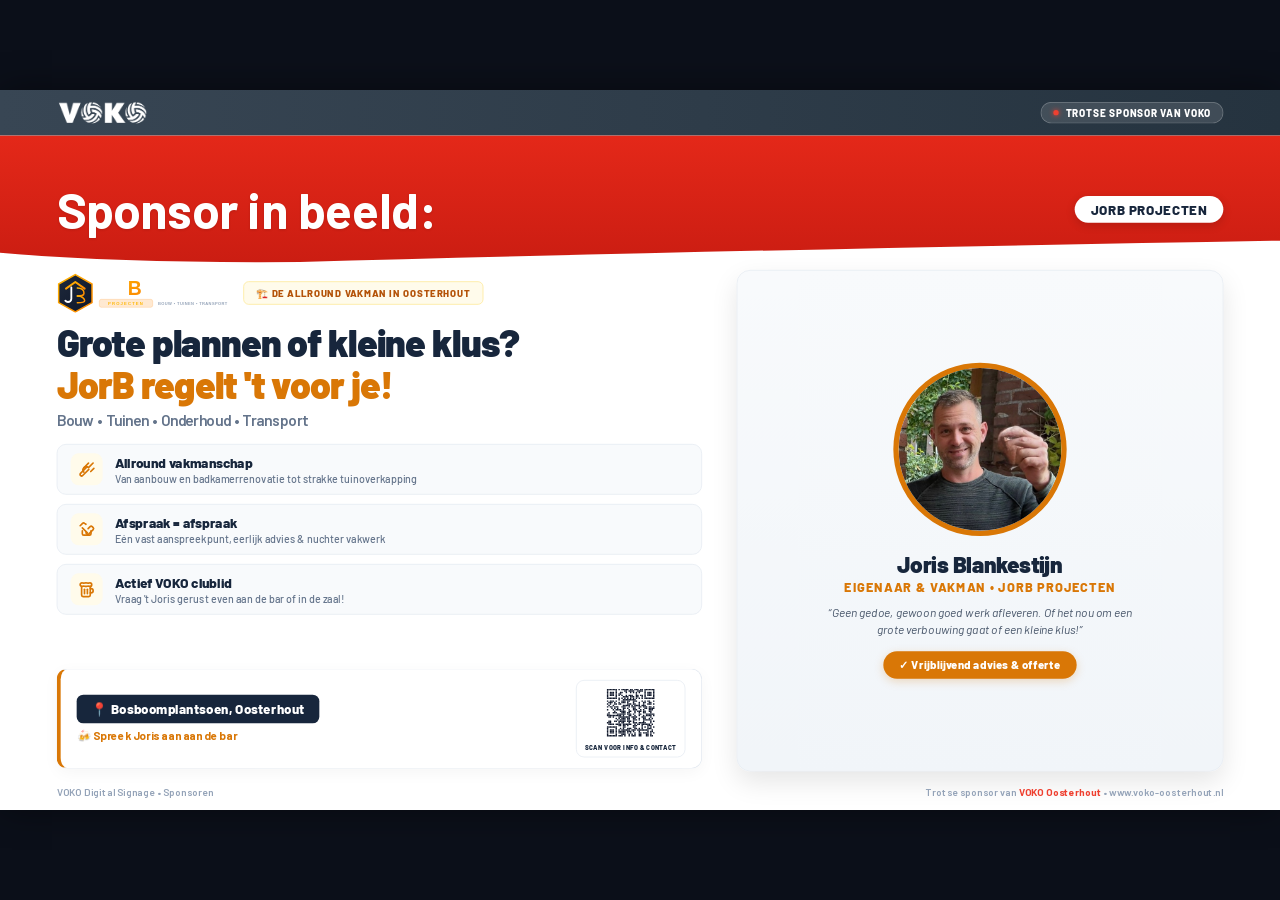
<file: sponsor-jorb.html>
<!DOCTYPE html>
<html lang="nl">
<head>
  <meta charset="UTF-8">
  <meta name="viewport" content="width=device-width, initial-scale=1.0">
  <title>VOKO Digital Signage - Sponsor: JorB Projecten</title>
  <link rel="preconnect" href="https://fonts.googleapis.com">
  <link rel="preconnect" href="https://fonts.gstatic.com" crossorigin>
  <link href="https://fonts.googleapis.com/css2?family=Barlow:ital,wght@0,400;0,500;0,600;0,700;0,800;0,900;1,700&display=swap" rel="stylesheet">
  <style>
    @font-face {
      font-family: 'Barlow';
      font-style: normal;
      font-weight: 400;
      src: url('assets/fonts/barlow-400-normal-17ef8a.woff2') format('woff2');
    }
    @font-face {
      font-family: 'Barlow';
      font-style: normal;
      font-weight: 600;
      src: url('assets/fonts/barlow-600-normal-7abf44.woff2') format('woff2');
    }
    @font-face {
      font-family: 'Barlow';
      font-style: normal;
      font-weight: 700;
      src: url('assets/fonts/barlow-700-normal-4a2043.woff2') format('woff2');
    }

    @page {
      size: 1920px 1080px;
      margin: 0;
    }

    * {
      margin: 0;
      padding: 0;
      box-sizing: border-box;
    }

    html, body {
      width: 100%;
      height: 100%;
      overflow: hidden;
      background-color: #0b0f19;
      font-family: 'Barlow', -apple-system, BlinkMacSystemFont, 'Segoe UI', Roboto, sans-serif;
      color: #17263c;
      -webkit-font-smoothing: antialiased;
    }

    #viewport-scaler {
      position: absolute;
      top: 0;
      left: 0;
      width: 100vw;
      height: 100vh;
      display: flex;
      align-items: center;
      justify-content: center;
      overflow: hidden;
    }

    #slide-canvas {
      width: 1920px;
      height: 1080px;
      min-width: 1920px;
      min-height: 1080px;
      max-width: 1920px;
      max-height: 1080px;
      background: #ffffff;
      position: relative;
      overflow: hidden;
      transform-origin: center center;
      box-shadow: 0 0 50px rgba(0, 0, 0, 0.4);
      display: flex;
      flex-direction: column;
    }

    /* 1. Bovenbalk: VOKO Donkergrijze gradient met wit VOKO logo */
    .top-bar {
      width: 100%;
      height: 68px;
      background: linear-gradient(90deg, #384654 0%, #2e3c49 55%, #25333f 100%);
      display: flex;
      align-items: center;
      justify-content: space-between;
      padding: 0 85px;
      position: relative;
      z-index: 10;
    }

    .top-bar .voko-logo {
      height: 38px;
      width: auto;
      display: block;
      object-fit: contain;
    }

    .top-bar .sponsor-pill-header {
      display: inline-flex;
      align-items: center;
      gap: 10px;
      background: rgba(255, 255, 255, 0.12);
      border: 1px solid rgba(255, 255, 255, 0.25);
      border-radius: 30px;
      padding: 6px 18px;
      color: #ffffff;
      font-size: 15px;
      font-weight: 800;
      letter-spacing: 1.2px;
      text-transform: uppercase;
    }

    .top-bar .badge-dot {
      width: 8px;
      height: 8px;
      border-radius: 50%;
      background: #ef4030;
      box-shadow: 0 0 8px #ef4030;
    }

    /* 2. Rode Banner met VOKO Red gradient en subtiele curve onderzijde */
    .red-banner-wrapper {
      position: relative;
      width: 100%;
      height: 192px;
      z-index: 5;
    }

    .banner-svg {
      position: absolute;
      top: 0;
      left: 0;
      width: 1920px;
      height: 192px;
      display: block;
      pointer-events: none;
    }

    .banner-content {
      position: absolute;
      top: 0;
      left: 0;
      width: 100%;
      height: 100%;
      padding: 30px 85px 0 85px;
      display: flex;
      align-items: center;
      justify-content: space-between;
      z-index: 2;
    }

    .banner-title {
      color: #ffffff;
      font-size: 74px;
      font-weight: 700;
      letter-spacing: -0.5px;
      line-height: 1.1;
      text-shadow: 0 2px 4px rgba(0, 0, 0, 0.12);
    }

    .banner-sponsor-badge {
      background: #ffffff;
      color: #17263c;
      font-size: 20px;
      font-weight: 800;
      padding: 8px 24px;
      border-radius: 30px;
      letter-spacing: 1px;
      box-shadow: 0 4px 14px rgba(0,0,0,0.15);
      text-transform: uppercase;
    }

    /* 3. Hoofdcontent: Rustige, krachtige billboard commercial */
    .content-area {
      position: absolute;
      top: 270px;
      bottom: 58px;
      left: 85px;
      right: 85px;
      display: grid;
      grid-template-columns: 1.14fr 0.86fr;
      gap: 52px;
      align-items: stretch;
    }

    /* Linker Kolom: De Advertentie Pitch */
    .ad-pitch {
      display: flex;
      flex-direction: column;
      justify-content: space-between;
      padding-top: 4px;
      padding-bottom: 4px;
    }

    .ad-top-meta {
      display: flex;
      align-items: center;
      gap: 20px;
      margin-bottom: 14px;
    }

    .ad-brand-logo-wrap {
      display: flex;
      align-items: center;
    }

    .ad-tag {
      display: inline-flex;
      align-items: center;
      font-size: 14.5px;
      font-weight: 800;
      letter-spacing: 1.2px;
      text-transform: uppercase;
      padding: 7px 18px;
      border-radius: 8px;
      white-space: nowrap;
    }

    .ad-headline {
      font-size: 56px;
      font-weight: 900;
      line-height: 1.12;
      color: #17263c;
      letter-spacing: -1px;
      margin-bottom: 8px;
    }

    .ad-subline {
      font-size: 23px;
      font-weight: 600;
      color: #64748b;
      margin-bottom: 22px;
      letter-spacing: -0.2px;
    }

    /* 3 Snappy Billboard Value Props */
    .props-list {
      display: flex;
      flex-direction: column;
      gap: 14px;
      margin-bottom: 22px;
    }

    .prop-item {
      display: flex;
      align-items: center;
      gap: 18px;
      background: #f8fafc;
      border: 1px solid #e2e8f0;
      border-radius: 14px;
      padding: 13px 20px;
    }

    .prop-icon {
      width: 48px;
      height: 48px;
      border-radius: 12px;
      display: flex;
      align-items: center;
      justify-content: center;
      flex-shrink: 0;
    }

    .prop-text {
      display: flex;
      flex-direction: column;
      gap: 2px;
    }

    .prop-text strong {
      font-size: 20.5px;
      font-weight: 800;
      color: #17263c;
    }

    .prop-text span {
      font-size: 16px;
      color: #64748b;
      font-weight: 500;
    }

    /* CTA Card */
    .cta-strip {
      display: flex;
      align-items: center;
      justify-content: space-between;
      background: #ffffff;
      border: 1.5px solid #e2e8f0;
      border-radius: 16px;
      padding: 16px 24px;
      box-shadow: 0 6px 24px rgba(0, 0, 0, 0.04);
      gap: 20px;
    }

    .cta-info {
      display: flex;
      flex-direction: column;
      gap: 8px;
    }

    .cta-link-pill {
      display: inline-flex;
      align-items: center;
      gap: 8px;
      font-size: 20px;
      font-weight: 800;
      padding: 9px 22px;
      border-radius: 10px;
      width: fit-content;
      letter-spacing: 0.3px;
    }

    .cta-phone {
      font-size: 17px;
      font-weight: 700;
      color: #475569;
    }

    .cta-qr {
      display: flex;
      flex-direction: column;
      align-items: center;
      gap: 6px;
      background: #ffffff;
      border: 1px solid #e2e8f0;
      border-radius: 12px;
      padding: 8px 12px;
      flex-shrink: 0;
    }

    .cta-qr img {
      width: 80px;
      height: 80px;
      display: block;
    }

    .cta-qr span {
      font-size: 9.5px;
      font-weight: 800;
      text-transform: uppercase;
      color: #17263c;
      letter-spacing: 0.5px;
    }

    /* Rechter Kolom: Rustige Hero Visual */
    .ad-visual {
      display: flex;
      align-items: stretch;
      justify-content: center;
    }

    .hero-card {
      width: 100%;
      height: 100%;
      border-radius: 20px;
      overflow: hidden;
      position: relative;
      box-shadow: 0 16px 40px rgba(0, 0, 0, 0.1);
      border: 1px solid #e2e8f0;
      background: #f8fafc;
    }

    .hero-img {
      width: 100%;
      height: 100%;
      object-fit: cover;
      display: block;
    }

    .hero-card-ui {
      display: flex;
      align-items: center;
      justify-content: center;
      padding: 30px;
      background: #f8fafc;
    }

    .hero-img-ui {
      width: 100%;
      height: auto;
      max-height: 580px;
      object-fit: contain;
      border-radius: 12px;
      box-shadow: 0 16px 36px rgba(0, 0, 0, 0.10);
      border: 1px solid #cbd5e1;
    }

    .hero-card-joris {
      display: flex;
      flex-direction: column;
      align-items: center;
      justify-content: center;
      padding: 32px 24px;
      background: linear-gradient(180deg, #f8fafc 0%, #f1f5f9 100%);
      text-align: center;
    }

    .joris-avatar {
      width: 260px;
      height: 260px;
      border-radius: 50%;
      object-fit: cover;
      border: 8px solid #d97706;
      margin-bottom: 22px;
    }

    .joris-name {
      font-size: 34px;
      font-weight: 900;
      color: #17263c;
      letter-spacing: -0.5px;
      line-height: 1.15;
    }

    .joris-sub {
      font-size: 19px;
      font-weight: 800;
      color: #d97706;
      text-transform: uppercase;
      letter-spacing: 1.5px;
      margin-top: 4px;
    }

    .joris-quote {
      font-size: 18px;
      color: #475569;
      font-style: italic;
      line-height: 1.4;
      max-width: 480px;
      margin-top: 14px;
    }

    .joris-tag-badge {
      display: inline-block;
      margin-top: 20px;
      background: #d97706;
      color: #ffffff;
      padding: 10px 24px;
      border-radius: 30px;
      font-size: 17px;
      font-weight: 800;
      letter-spacing: 0.5px;
      box-shadow: 0 4px 14px rgba(217, 119, 6, 0.25);
    }

    .hero-overlay-tag {
      position: absolute;
      bottom: 20px;
      left: 20px;
      right: 20px;
      padding: 12px 20px;
      border-radius: 12px;
      color: #ffffff;
      font-size: 16px;
      font-weight: 700;
      letter-spacing: 0.5px;
      backdrop-filter: blur(8px);
      text-align: center;
      box-shadow: 0 6px 18px rgba(0,0,0,0.15);
    }

    /* 4. Subtiele footer status bar */
    .signage-status {
      position: absolute;
      bottom: 18px;
      left: 85px;
      right: 85px;
      display: flex;
      justify-content: space-between;
      align-items: center;
      font-size: 15px;
      color: #94a3b8;
      font-weight: 600;
      z-index: 10;
    }

    .signage-status strong {
      color: #ef4030;
    }
  </style>
</head>
<body>

  <div id="viewport-scaler">
    <div id="slide-canvas">
      
      <!-- 1. Bovenbalk met wit VOKO logo -->
      <header class="top-bar">
        <img src="assets/voko_wit.png" alt="VOKO Logo" class="voko-logo">
        <div class="sponsor-pill-header">
          <span class="badge-dot"></span>
          <span>Trotse Sponsor van VOKO</span>
        </div>
      </header>

      <!-- 2. Rode Banner met VOKO Red gradient en subtiele curve onderzijde -->
      <div class="red-banner-wrapper">
        <svg class="banner-svg" viewBox="0 0 1920 192" preserveAspectRatio="none" xmlns="http://www.w3.org/2000/svg">
          <defs>
            <linearGradient id="vokoRedGrad" x1="0%" y1="0%" x2="0%" y2="100%">
              <stop offset="0%" stop-color="#e42819" />
              <stop offset="100%" stop-color="#cb1d12" />
            </linearGradient>
          </defs>
          <path d="M 0,0 L 1920,0 L 1920,158 Q 1100,172 450,190 Q 180,192 0,176 Z" fill="url(#vokoRedGrad)" />
        </svg>
        <div class="banner-content">
          <h1 class="banner-title">Sponsor in beeld:</h1>
          <div class="banner-sponsor-badge">JorB Projecten</div>
        </div>
      </div>

      <!-- 3. Hoofdcontent: Rustige, krachtige billboard commercial -->
      <main class="content-area">
        
        <section class="ad-pitch">
          <div>
            <div class="ad-top-meta">
              <div class="ad-brand-logo-wrap">
                <img src="assets/sponsoren/jorb_logo.svg" alt="JorB Projecten Logo" style="height: 60px; width: auto; object-fit: contain;">
              </div>
              <div class="ad-tag" style="color: #B45309; background: #FFFBEB; border: 1.5px solid #FDE68A;">
                🏗️ DE ALLROUND VAKMAN IN OOSTERHOUT
              </div>
            </div>

            <h2 class="ad-headline">Grote plannen of kleine klus?<br><span style="color: #D97706;">JorB regelt 't voor je!</span></h2>
            <p class="ad-subline">Bouw • Tuinen • Onderhoud • Transport</p>

            <div class="props-list">
              
        <div class="prop-item">
          <div class="prop-icon" style="background: #FFFBEB; color: #D97706;"><svg width="26" height="26" viewBox="0 0 24 24" fill="none" stroke="currentColor" stroke-width="2.3" stroke-linecap="round" stroke-linejoin="round"><path d="m15 12-8.5 8.5a2.12 2.12 0 1 1-3-3L12 9"/><path d="M17.64 15 22 10.64"/><path d="m20.91 3.26-6.36 6.36a4.5 4.5 0 0 0-6.36 6.36"/><path d="m8.18 9.82 6.36-6.36"/></svg></div>
          <div class="prop-text">
            <strong>Allround vakmanschap</strong>
            <span>Van aanbouw en badkamerrenovatie tot strakke tuinoverkapping</span>
          </div>
        </div>
        

        <div class="prop-item">
          <div class="prop-icon" style="background: #FFFBEB; color: #D97706;"><svg width="26" height="26" viewBox="0 0 24 24" fill="none" stroke="currentColor" stroke-width="2.3" stroke-linecap="round" stroke-linejoin="round"><path d="m11 17 2 2a1 1 0 0 0 1.4 0l6.6-6.6a2 2 0 0 0 0-2.8l-1.4-1.4a2 2 0 0 0-2.8 0L14 11"/><path d="m3 7 3.3-3.3a2 2 0 0 1 2.8 0L11 5"/><path d="m6 10 7 7"/><path d="M18 14v4a2 2 0 0 1-2 2H8a2 2 0 0 1-2-2v-4"/></svg></div>
          <div class="prop-text">
            <strong>Afspraak = afspraak</strong>
            <span>Eén vast aanspreekpunt, eerlijk advies & nuchter vakwerk</span>
          </div>
        </div>
        

        <div class="prop-item">
          <div class="prop-icon" style="background: #FFFBEB; color: #D97706;"><svg width="26" height="26" viewBox="0 0 24 24" fill="none" stroke="currentColor" stroke-width="2.3" stroke-linecap="round" stroke-linejoin="round"><path d="M17 11h1a3 3 0 0 1 0 6h-1"/><path d="M9 12v6"/><path d="M13 12v6"/><path d="M14 7.5c-1 0-1.44.5-3 .5s-2-.5-3-.5-1.72.5-2.5.5a2.5 2.5 0 0 1 0-5c.78 0 1.57.5 2.5.5s1.44-.5 3-.5 2 .5 3 .5 1.72-.5 2.5-.5a2.5 2.5 0 0 1 0 5c-.78 0-1.5-.5-2.5-.5Z"/><path d="M5 8v12a2 2 0 0 0 2 2h8a2 2 0 0 0 2-2V8"/></svg></div>
          <div class="prop-text">
            <strong>Actief VOKO clublid</strong>
            <span>Vraag 't Joris gerust even aan de bar of in de zaal!</span>
          </div>
        </div>
        
            </div>
          </div>

          <div class="cta-strip" style="border-left: 6px solid #D97706;">
            <div class="cta-info">
              <div class="cta-link-pill" style="background: #17263c; color: #ffffff;">
                <span>📍 Bosboomplantsoen, Oosterhout</span>
              </div>
              <div class="cta-phone" style="color: #D97706;">
                <span>🍻 Spreek Joris aan aan de bar</span>
              </div>
            </div>
            <div class="cta-qr">
              <img src="assets/sponsoren/qr_jorb.svg" alt="QR Code">
              <span>Scan voor info & contact</span>
            </div>
          </div>
        </section>

        <section class="ad-visual">
          
          <div class="hero-card hero-card-joris">
            <img src="assets/sponsoren/joris_portrait.jpg" alt="Joris Blankestijn" class="joris-avatar">
            <div class="joris-name">Joris Blankestijn</div>
            <div class="joris-sub">Eigenaar & Vakman • JorB Projecten</div>
            <p class="joris-quote">“Geen gedoe, gewoon goed werk afleveren. Of het nou om een grote verbouwing gaat of een kleine klus!”</p>
            <div class="joris-tag-badge">
              <span>✓ Vrijblijvend advies & offerte</span>
            </div>
          </div>
        
        </section>

      </main>

      <!-- 4. Subtiele footer status bar -->
      <footer class="signage-status">
        <div>VOKO Digital Signage • Sponsoren</div>
        <div>Trotse sponsor van <strong>VOKO Oosterhout</strong> • www.voko-oosterhout.nl</div>
      </footer>

    </div>
  </div>

  <script>
    function fitViewport() {
      const canvas = document.getElementById('slide-canvas');
      if (!canvas) return;
      const targetWidth = 1920;
      const targetHeight = 1080;
      const scale = Math.min(window.innerWidth / targetWidth, window.innerHeight / targetHeight);
      canvas.style.transform = `scale(${scale})`;
    }

    window.addEventListener('resize', fitViewport);
    window.addEventListener('DOMContentLoaded', fitViewport);
    fitViewport();

    setTimeout(() => {
      window.location.reload();
    }, 15 * 60 * 1000);
  </script>
</body>
</html>
</file>
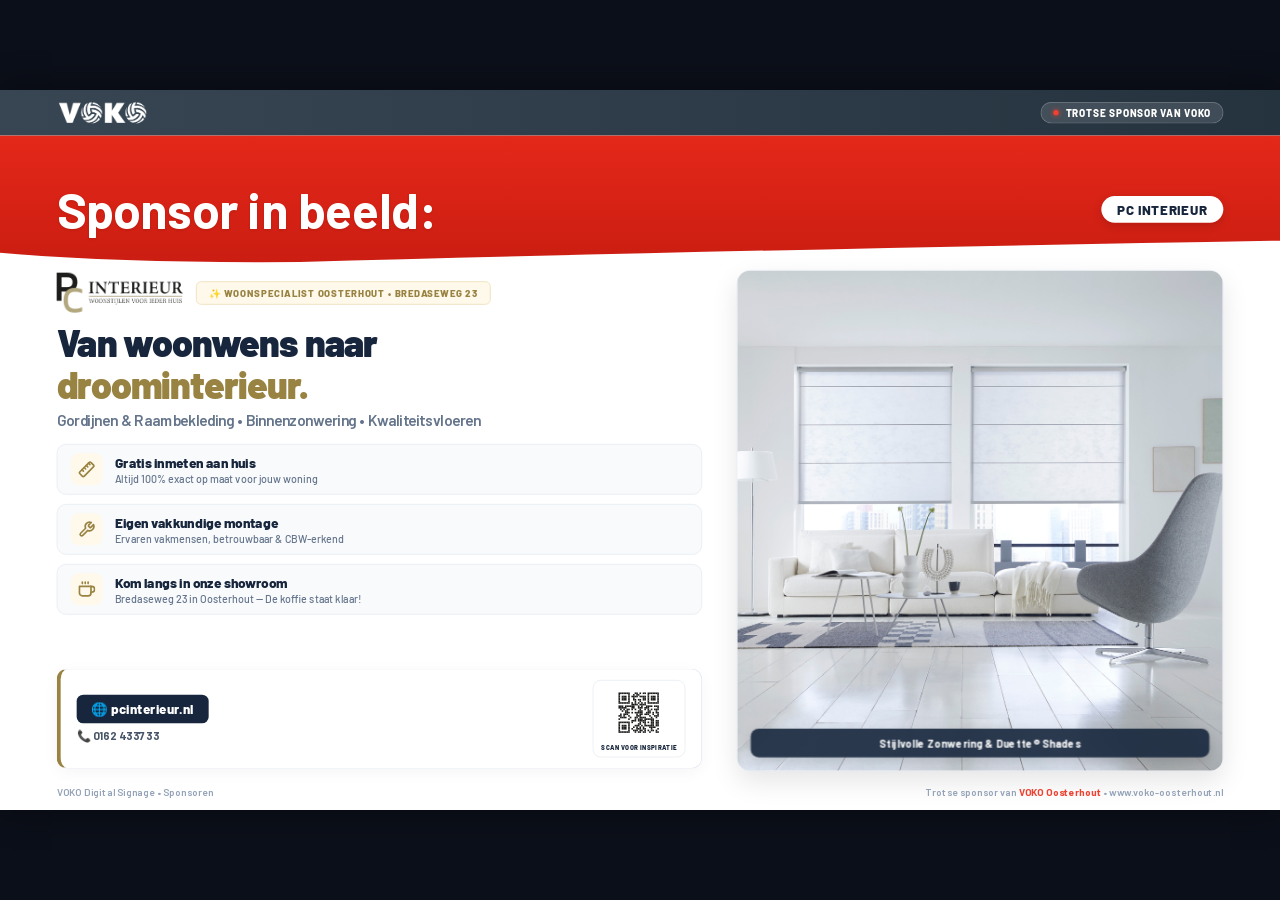
<file: sponsor-pcinterieur.html>
<!DOCTYPE html>
<html lang="nl">
<head>
  <meta charset="UTF-8">
  <meta name="viewport" content="width=device-width, initial-scale=1.0">
  <title>VOKO Digital Signage - Sponsor: PC Interieur</title>
  <link rel="preconnect" href="https://fonts.googleapis.com">
  <link rel="preconnect" href="https://fonts.gstatic.com" crossorigin>
  <link href="https://fonts.googleapis.com/css2?family=Barlow:ital,wght@0,400;0,500;0,600;0,700;0,800;0,900;1,700&display=swap" rel="stylesheet">
  <style>
    @font-face {
      font-family: 'Barlow';
      font-style: normal;
      font-weight: 400;
      src: url('assets/fonts/barlow-400-normal-17ef8a.woff2') format('woff2');
    }
    @font-face {
      font-family: 'Barlow';
      font-style: normal;
      font-weight: 600;
      src: url('assets/fonts/barlow-600-normal-7abf44.woff2') format('woff2');
    }
    @font-face {
      font-family: 'Barlow';
      font-style: normal;
      font-weight: 700;
      src: url('assets/fonts/barlow-700-normal-4a2043.woff2') format('woff2');
    }

    @page {
      size: 1920px 1080px;
      margin: 0;
    }

    * {
      margin: 0;
      padding: 0;
      box-sizing: border-box;
    }

    html, body {
      width: 100%;
      height: 100%;
      overflow: hidden;
      background-color: #0b0f19;
      font-family: 'Barlow', -apple-system, BlinkMacSystemFont, 'Segoe UI', Roboto, sans-serif;
      color: #17263c;
      -webkit-font-smoothing: antialiased;
    }

    #viewport-scaler {
      position: absolute;
      top: 0;
      left: 0;
      width: 100vw;
      height: 100vh;
      display: flex;
      align-items: center;
      justify-content: center;
      overflow: hidden;
    }

    #slide-canvas {
      width: 1920px;
      height: 1080px;
      min-width: 1920px;
      min-height: 1080px;
      max-width: 1920px;
      max-height: 1080px;
      background: #ffffff;
      position: relative;
      overflow: hidden;
      transform-origin: center center;
      box-shadow: 0 0 50px rgba(0, 0, 0, 0.4);
      display: flex;
      flex-direction: column;
    }

    /* 1. Bovenbalk: VOKO Donkergrijze gradient met wit VOKO logo */
    .top-bar {
      width: 100%;
      height: 68px;
      background: linear-gradient(90deg, #384654 0%, #2e3c49 55%, #25333f 100%);
      display: flex;
      align-items: center;
      justify-content: space-between;
      padding: 0 85px;
      position: relative;
      z-index: 10;
    }

    .top-bar .voko-logo {
      height: 38px;
      width: auto;
      display: block;
      object-fit: contain;
    }

    .top-bar .sponsor-pill-header {
      display: inline-flex;
      align-items: center;
      gap: 10px;
      background: rgba(255, 255, 255, 0.12);
      border: 1px solid rgba(255, 255, 255, 0.25);
      border-radius: 30px;
      padding: 6px 18px;
      color: #ffffff;
      font-size: 15px;
      font-weight: 800;
      letter-spacing: 1.2px;
      text-transform: uppercase;
    }

    .top-bar .badge-dot {
      width: 8px;
      height: 8px;
      border-radius: 50%;
      background: #ef4030;
      box-shadow: 0 0 8px #ef4030;
    }

    /* 2. Rode Banner met VOKO Red gradient en subtiele curve onderzijde */
    .red-banner-wrapper {
      position: relative;
      width: 100%;
      height: 192px;
      z-index: 5;
    }

    .banner-svg {
      position: absolute;
      top: 0;
      left: 0;
      width: 1920px;
      height: 192px;
      display: block;
      pointer-events: none;
    }

    .banner-content {
      position: absolute;
      top: 0;
      left: 0;
      width: 100%;
      height: 100%;
      padding: 30px 85px 0 85px;
      display: flex;
      align-items: center;
      justify-content: space-between;
      z-index: 2;
    }

    .banner-title {
      color: #ffffff;
      font-size: 74px;
      font-weight: 700;
      letter-spacing: -0.5px;
      line-height: 1.1;
      text-shadow: 0 2px 4px rgba(0, 0, 0, 0.12);
    }

    .banner-sponsor-badge {
      background: #ffffff;
      color: #17263c;
      font-size: 20px;
      font-weight: 800;
      padding: 8px 24px;
      border-radius: 30px;
      letter-spacing: 1px;
      box-shadow: 0 4px 14px rgba(0,0,0,0.15);
      text-transform: uppercase;
    }

    /* 3. Hoofdcontent: Rustige, krachtige billboard commercial */
    .content-area {
      position: absolute;
      top: 270px;
      bottom: 58px;
      left: 85px;
      right: 85px;
      display: grid;
      grid-template-columns: 1.14fr 0.86fr;
      gap: 52px;
      align-items: stretch;
    }

    /* Linker Kolom: De Advertentie Pitch */
    .ad-pitch {
      display: flex;
      flex-direction: column;
      justify-content: space-between;
      padding-top: 4px;
      padding-bottom: 4px;
    }

    .ad-top-meta {
      display: flex;
      align-items: center;
      gap: 20px;
      margin-bottom: 14px;
    }

    .ad-brand-logo-wrap {
      display: flex;
      align-items: center;
    }

    .ad-tag {
      display: inline-flex;
      align-items: center;
      font-size: 14.5px;
      font-weight: 800;
      letter-spacing: 1.2px;
      text-transform: uppercase;
      padding: 7px 18px;
      border-radius: 8px;
      white-space: nowrap;
    }

    .ad-headline {
      font-size: 56px;
      font-weight: 900;
      line-height: 1.12;
      color: #17263c;
      letter-spacing: -1px;
      margin-bottom: 8px;
    }

    .ad-subline {
      font-size: 23px;
      font-weight: 600;
      color: #64748b;
      margin-bottom: 22px;
      letter-spacing: -0.2px;
    }

    /* 3 Snappy Billboard Value Props */
    .props-list {
      display: flex;
      flex-direction: column;
      gap: 14px;
      margin-bottom: 22px;
    }

    .prop-item {
      display: flex;
      align-items: center;
      gap: 18px;
      background: #f8fafc;
      border: 1px solid #e2e8f0;
      border-radius: 14px;
      padding: 13px 20px;
    }

    .prop-icon {
      width: 48px;
      height: 48px;
      border-radius: 12px;
      display: flex;
      align-items: center;
      justify-content: center;
      flex-shrink: 0;
    }

    .prop-text {
      display: flex;
      flex-direction: column;
      gap: 2px;
    }

    .prop-text strong {
      font-size: 20.5px;
      font-weight: 800;
      color: #17263c;
    }

    .prop-text span {
      font-size: 16px;
      color: #64748b;
      font-weight: 500;
    }

    /* CTA Card */
    .cta-strip {
      display: flex;
      align-items: center;
      justify-content: space-between;
      background: #ffffff;
      border: 1.5px solid #e2e8f0;
      border-radius: 16px;
      padding: 16px 24px;
      box-shadow: 0 6px 24px rgba(0, 0, 0, 0.04);
      gap: 20px;
    }

    .cta-info {
      display: flex;
      flex-direction: column;
      gap: 8px;
    }

    .cta-link-pill {
      display: inline-flex;
      align-items: center;
      gap: 8px;
      font-size: 20px;
      font-weight: 800;
      padding: 9px 22px;
      border-radius: 10px;
      width: fit-content;
      letter-spacing: 0.3px;
    }

    .cta-phone {
      font-size: 17px;
      font-weight: 700;
      color: #475569;
    }

    .cta-qr {
      display: flex;
      flex-direction: column;
      align-items: center;
      gap: 6px;
      background: #ffffff;
      border: 1px solid #e2e8f0;
      border-radius: 12px;
      padding: 8px 12px;
      flex-shrink: 0;
    }

    .cta-qr img {
      width: 80px;
      height: 80px;
      display: block;
    }

    .cta-qr span {
      font-size: 9.5px;
      font-weight: 800;
      text-transform: uppercase;
      color: #17263c;
      letter-spacing: 0.5px;
    }

    /* Rechter Kolom: Rustige Hero Visual */
    .ad-visual {
      display: flex;
      align-items: stretch;
      justify-content: center;
    }

    .hero-card {
      width: 100%;
      height: 100%;
      border-radius: 20px;
      overflow: hidden;
      position: relative;
      box-shadow: 0 16px 40px rgba(0, 0, 0, 0.1);
      border: 1px solid #e2e8f0;
      background: #f8fafc;
    }

    .hero-img {
      width: 100%;
      height: 100%;
      object-fit: cover;
      display: block;
    }

    .hero-card-ui {
      display: flex;
      align-items: center;
      justify-content: center;
      padding: 30px;
      background: #f8fafc;
    }

    .hero-img-ui {
      width: 100%;
      height: auto;
      max-height: 580px;
      object-fit: contain;
      border-radius: 12px;
      box-shadow: 0 16px 36px rgba(0, 0, 0, 0.10);
      border: 1px solid #cbd5e1;
    }

    .hero-card-joris {
      display: flex;
      flex-direction: column;
      align-items: center;
      justify-content: center;
      padding: 32px 24px;
      background: linear-gradient(180deg, #f8fafc 0%, #f1f5f9 100%);
      text-align: center;
    }

    .joris-avatar {
      width: 260px;
      height: 260px;
      border-radius: 50%;
      object-fit: cover;
      border: 8px solid #d97706;
      margin-bottom: 22px;
    }

    .joris-name {
      font-size: 34px;
      font-weight: 900;
      color: #17263c;
      letter-spacing: -0.5px;
      line-height: 1.15;
    }

    .joris-sub {
      font-size: 19px;
      font-weight: 800;
      color: #d97706;
      text-transform: uppercase;
      letter-spacing: 1.5px;
      margin-top: 4px;
    }

    .joris-quote {
      font-size: 18px;
      color: #475569;
      font-style: italic;
      line-height: 1.4;
      max-width: 480px;
      margin-top: 14px;
    }

    .joris-tag-badge {
      display: inline-block;
      margin-top: 20px;
      background: #d97706;
      color: #ffffff;
      padding: 10px 24px;
      border-radius: 30px;
      font-size: 17px;
      font-weight: 800;
      letter-spacing: 0.5px;
      box-shadow: 0 4px 14px rgba(217, 119, 6, 0.25);
    }

    .hero-overlay-tag {
      position: absolute;
      bottom: 20px;
      left: 20px;
      right: 20px;
      padding: 12px 20px;
      border-radius: 12px;
      color: #ffffff;
      font-size: 16px;
      font-weight: 700;
      letter-spacing: 0.5px;
      backdrop-filter: blur(8px);
      text-align: center;
      box-shadow: 0 6px 18px rgba(0,0,0,0.15);
    }

    /* 4. Subtiele footer status bar */
    .signage-status {
      position: absolute;
      bottom: 18px;
      left: 85px;
      right: 85px;
      display: flex;
      justify-content: space-between;
      align-items: center;
      font-size: 15px;
      color: #94a3b8;
      font-weight: 600;
      z-index: 10;
    }

    .signage-status strong {
      color: #ef4030;
    }
  </style>
</head>
<body>

  <div id="viewport-scaler">
    <div id="slide-canvas">
      
      <!-- 1. Bovenbalk met wit VOKO logo -->
      <header class="top-bar">
        <img src="assets/voko_wit.png" alt="VOKO Logo" class="voko-logo">
        <div class="sponsor-pill-header">
          <span class="badge-dot"></span>
          <span>Trotse Sponsor van VOKO</span>
        </div>
      </header>

      <!-- 2. Rode Banner met VOKO Red gradient en subtiele curve onderzijde -->
      <div class="red-banner-wrapper">
        <svg class="banner-svg" viewBox="0 0 1920 192" preserveAspectRatio="none" xmlns="http://www.w3.org/2000/svg">
          <defs>
            <linearGradient id="vokoRedGrad" x1="0%" y1="0%" x2="0%" y2="100%">
              <stop offset="0%" stop-color="#e42819" />
              <stop offset="100%" stop-color="#cb1d12" />
            </linearGradient>
          </defs>
          <path d="M 0,0 L 1920,0 L 1920,158 Q 1100,172 450,190 Q 180,192 0,176 Z" fill="url(#vokoRedGrad)" />
        </svg>
        <div class="banner-content">
          <h1 class="banner-title">Sponsor in beeld:</h1>
          <div class="banner-sponsor-badge">PC Interieur</div>
        </div>
      </div>

      <!-- 3. Hoofdcontent: Rustige, krachtige billboard commercial -->
      <main class="content-area">
        
        <section class="ad-pitch">
          <div>
            <div class="ad-top-meta">
              <div class="ad-brand-logo-wrap">
                
          <div style="display: flex; align-items: center;">
            <img src="assets/sponsoren/pc_logo_horizontal.png" alt="PC Interieur Logo" style="height: 60px; width: auto; object-fit: contain;">
          </div>
        
              </div>
              <div class="ad-tag" style="color: #998342; background: #FFF9EB; border: 1.5px solid #EAD8A7;">
                ✨ WOONSPECIALIST OOSTERHOUT • BREDASEWEG 23
              </div>
            </div>

            <h2 class="ad-headline">Van woonwens naar<br><span style="color: #998342;">droominterieur.</span></h2>
            <p class="ad-subline">Gordijnen & Raambekleding • Binnenzonwering • Kwaliteitsvloeren</p>

            <div class="props-list">
              
        <div class="prop-item">
          <div class="prop-icon" style="background: #FFF9EB; color: #998342;"><svg width="26" height="26" viewBox="0 0 24 24" fill="none" stroke="currentColor" stroke-width="2.3" stroke-linecap="round" stroke-linejoin="round"><path d="M21.3 8.7 8.7 21.3a2 2 0 0 1-2.8 0L2.7 18.1a2 2 0 0 1 0-2.8L15.3 2.7a2 2 0 0 1 2.8 0l3.2 3.2a2 2 0 0 1 0 2.8Z"/><path d="m14.5 3.5 2 2"/><path d="m11.5 6.5 2 2"/><path d="m8.5 9.5 2 2"/><path d="m5.5 12.5 2 2"/></svg></div>
          <div class="prop-text">
            <strong>Gratis inmeten aan huis</strong>
            <span>Altijd 100% exact op maat voor jouw woning</span>
          </div>
        </div>
        

        <div class="prop-item">
          <div class="prop-icon" style="background: #FFF9EB; color: #998342;"><svg width="26" height="26" viewBox="0 0 24 24" fill="none" stroke="currentColor" stroke-width="2.3" stroke-linecap="round" stroke-linejoin="round"><path d="M14.7 6.3a1 1 0 0 0 0 1.4l1.6 1.6a1 1 0 0 0 1.4 0l3.77-3.77a6 6 0 0 1-7.94 7.94l-6.91 6.91a2.12 2.12 0 0 1-3-3l6.91-6.91a6 6 0 0 1 7.94-7.94l-3.76 3.76z"/></svg></div>
          <div class="prop-text">
            <strong>Eigen vakkundige montage</strong>
            <span>Ervaren vakmensen, betrouwbaar & CBW-erkend</span>
          </div>
        </div>
        

        <div class="prop-item">
          <div class="prop-icon" style="background: #FFF9EB; color: #998342;"><svg width="26" height="26" viewBox="0 0 24 24" fill="none" stroke="currentColor" stroke-width="2.3" stroke-linecap="round" stroke-linejoin="round"><path d="M18 8h1a4 4 0 0 1 0 8h-1"/><path d="M2 8h16v9a4 4 0 0 1-4 4H6a4 4 0 0 1-4-4V8z"/><line x1="6" y1="2" x2="6" y2="4"/><line x1="10" y1="2" x2="10" y2="4"/><line x1="14" y1="2" x2="14" y2="4"/></svg></div>
          <div class="prop-text">
            <strong>Kom langs in onze showroom</strong>
            <span>Bredaseweg 23 in Oosterhout — De koffie staat klaar!</span>
          </div>
        </div>
        
            </div>
          </div>

          <div class="cta-strip" style="border-left: 6px solid #998342;">
            <div class="cta-info">
              <div class="cta-link-pill" style="background: #17263c; color: #ffffff;">
                <span>🌐 pcinterieur.nl</span>
              </div>
              <div class="cta-phone" style="color: #475569;">
                <span>📞 0162 433733</span>
              </div>
            </div>
            <div class="cta-qr">
              <img src="assets/sponsoren/qr_pcinterieur.svg" alt="QR Code">
              <span>Scan voor inspiratie</span>
            </div>
          </div>
        </section>

        <section class="ad-visual">
          
          <div class="hero-card">
            <img src="assets/sponsoren/pc_nubus.jpg" alt="PC Interieur Showroom" class="hero-img">
            <div class="hero-overlay-tag" style="background: rgba(23, 38, 60, 0.90);">
              <span>Stijlvolle Zonwering & Duette® Shades</span>
            </div>
          </div>
        
        </section>

      </main>

      <!-- 4. Subtiele footer status bar -->
      <footer class="signage-status">
        <div>VOKO Digital Signage • Sponsoren</div>
        <div>Trotse sponsor van <strong>VOKO Oosterhout</strong> • www.voko-oosterhout.nl</div>
      </footer>

    </div>
  </div>

  <script>
    function fitViewport() {
      const canvas = document.getElementById('slide-canvas');
      if (!canvas) return;
      const targetWidth = 1920;
      const targetHeight = 1080;
      const scale = Math.min(window.innerWidth / targetWidth, window.innerHeight / targetHeight);
      canvas.style.transform = `scale(${scale})`;
    }

    window.addEventListener('resize', fitViewport);
    window.addEventListener('DOMContentLoaded', fitViewport);
    fitViewport();

    setTimeout(() => {
      window.location.reload();
    }, 15 * 60 * 1000);
  </script>
</body>
</html>
</file>
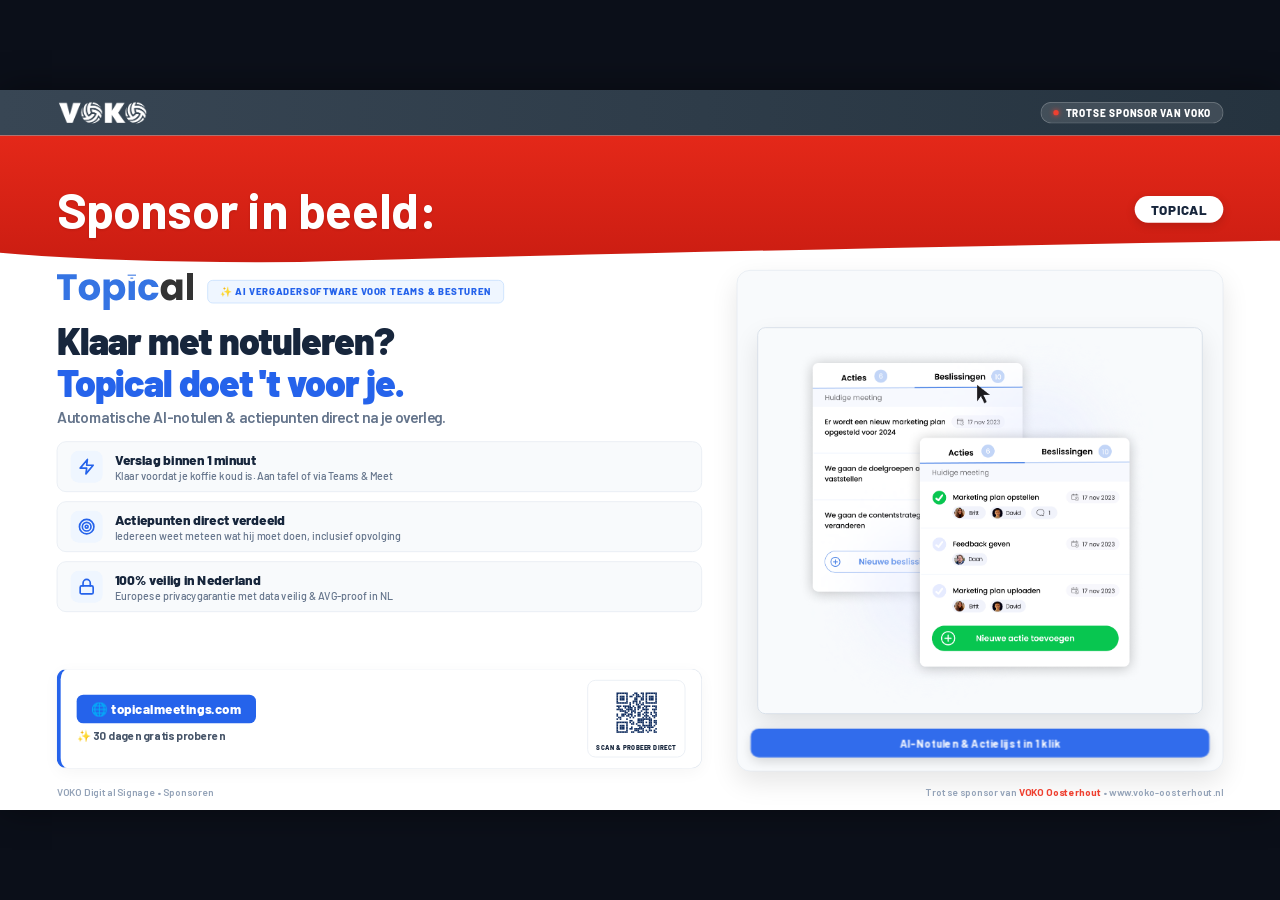
<file: sponsor-topical.html>
<!DOCTYPE html>
<html lang="nl">
<head>
  <meta charset="UTF-8">
  <meta name="viewport" content="width=device-width, initial-scale=1.0">
  <title>VOKO Digital Signage - Sponsor: Topical</title>
  <link rel="preconnect" href="https://fonts.googleapis.com">
  <link rel="preconnect" href="https://fonts.gstatic.com" crossorigin>
  <link href="https://fonts.googleapis.com/css2?family=Barlow:ital,wght@0,400;0,500;0,600;0,700;0,800;0,900;1,700&display=swap" rel="stylesheet">
  <style>
    @font-face {
      font-family: 'Barlow';
      font-style: normal;
      font-weight: 400;
      src: url('assets/fonts/barlow-400-normal-17ef8a.woff2') format('woff2');
    }
    @font-face {
      font-family: 'Barlow';
      font-style: normal;
      font-weight: 600;
      src: url('assets/fonts/barlow-600-normal-7abf44.woff2') format('woff2');
    }
    @font-face {
      font-family: 'Barlow';
      font-style: normal;
      font-weight: 700;
      src: url('assets/fonts/barlow-700-normal-4a2043.woff2') format('woff2');
    }

    @page {
      size: 1920px 1080px;
      margin: 0;
    }

    * {
      margin: 0;
      padding: 0;
      box-sizing: border-box;
    }

    html, body {
      width: 100%;
      height: 100%;
      overflow: hidden;
      background-color: #0b0f19;
      font-family: 'Barlow', -apple-system, BlinkMacSystemFont, 'Segoe UI', Roboto, sans-serif;
      color: #17263c;
      -webkit-font-smoothing: antialiased;
    }

    #viewport-scaler {
      position: absolute;
      top: 0;
      left: 0;
      width: 100vw;
      height: 100vh;
      display: flex;
      align-items: center;
      justify-content: center;
      overflow: hidden;
    }

    #slide-canvas {
      width: 1920px;
      height: 1080px;
      min-width: 1920px;
      min-height: 1080px;
      max-width: 1920px;
      max-height: 1080px;
      background: #ffffff;
      position: relative;
      overflow: hidden;
      transform-origin: center center;
      box-shadow: 0 0 50px rgba(0, 0, 0, 0.4);
      display: flex;
      flex-direction: column;
    }

    /* 1. Bovenbalk: VOKO Donkergrijze gradient met wit VOKO logo */
    .top-bar {
      width: 100%;
      height: 68px;
      background: linear-gradient(90deg, #384654 0%, #2e3c49 55%, #25333f 100%);
      display: flex;
      align-items: center;
      justify-content: space-between;
      padding: 0 85px;
      position: relative;
      z-index: 10;
    }

    .top-bar .voko-logo {
      height: 38px;
      width: auto;
      display: block;
      object-fit: contain;
    }

    .top-bar .sponsor-pill-header {
      display: inline-flex;
      align-items: center;
      gap: 10px;
      background: rgba(255, 255, 255, 0.12);
      border: 1px solid rgba(255, 255, 255, 0.25);
      border-radius: 30px;
      padding: 6px 18px;
      color: #ffffff;
      font-size: 15px;
      font-weight: 800;
      letter-spacing: 1.2px;
      text-transform: uppercase;
    }

    .top-bar .badge-dot {
      width: 8px;
      height: 8px;
      border-radius: 50%;
      background: #ef4030;
      box-shadow: 0 0 8px #ef4030;
    }

    /* 2. Rode Banner met VOKO Red gradient en subtiele curve onderzijde */
    .red-banner-wrapper {
      position: relative;
      width: 100%;
      height: 192px;
      z-index: 5;
    }

    .banner-svg {
      position: absolute;
      top: 0;
      left: 0;
      width: 1920px;
      height: 192px;
      display: block;
      pointer-events: none;
    }

    .banner-content {
      position: absolute;
      top: 0;
      left: 0;
      width: 100%;
      height: 100%;
      padding: 30px 85px 0 85px;
      display: flex;
      align-items: center;
      justify-content: space-between;
      z-index: 2;
    }

    .banner-title {
      color: #ffffff;
      font-size: 74px;
      font-weight: 700;
      letter-spacing: -0.5px;
      line-height: 1.1;
      text-shadow: 0 2px 4px rgba(0, 0, 0, 0.12);
    }

    .banner-sponsor-badge {
      background: #ffffff;
      color: #17263c;
      font-size: 20px;
      font-weight: 800;
      padding: 8px 24px;
      border-radius: 30px;
      letter-spacing: 1px;
      box-shadow: 0 4px 14px rgba(0,0,0,0.15);
      text-transform: uppercase;
    }

    /* 3. Hoofdcontent: Rustige, krachtige billboard commercial */
    .content-area {
      position: absolute;
      top: 270px;
      bottom: 58px;
      left: 85px;
      right: 85px;
      display: grid;
      grid-template-columns: 1.14fr 0.86fr;
      gap: 52px;
      align-items: stretch;
    }

    /* Linker Kolom: De Advertentie Pitch */
    .ad-pitch {
      display: flex;
      flex-direction: column;
      justify-content: space-between;
      padding-top: 4px;
      padding-bottom: 4px;
    }

    .ad-top-meta {
      display: flex;
      align-items: center;
      gap: 20px;
      margin-bottom: 14px;
    }

    .ad-brand-logo-wrap {
      display: flex;
      align-items: center;
    }

    .ad-tag {
      display: inline-flex;
      align-items: center;
      font-size: 14.5px;
      font-weight: 800;
      letter-spacing: 1.2px;
      text-transform: uppercase;
      padding: 7px 18px;
      border-radius: 8px;
      white-space: nowrap;
    }

    .ad-headline {
      font-size: 56px;
      font-weight: 900;
      line-height: 1.12;
      color: #17263c;
      letter-spacing: -1px;
      margin-bottom: 8px;
    }

    .ad-subline {
      font-size: 23px;
      font-weight: 600;
      color: #64748b;
      margin-bottom: 22px;
      letter-spacing: -0.2px;
    }

    /* 3 Snappy Billboard Value Props */
    .props-list {
      display: flex;
      flex-direction: column;
      gap: 14px;
      margin-bottom: 22px;
    }

    .prop-item {
      display: flex;
      align-items: center;
      gap: 18px;
      background: #f8fafc;
      border: 1px solid #e2e8f0;
      border-radius: 14px;
      padding: 13px 20px;
    }

    .prop-icon {
      width: 48px;
      height: 48px;
      border-radius: 12px;
      display: flex;
      align-items: center;
      justify-content: center;
      flex-shrink: 0;
    }

    .prop-text {
      display: flex;
      flex-direction: column;
      gap: 2px;
    }

    .prop-text strong {
      font-size: 20.5px;
      font-weight: 800;
      color: #17263c;
    }

    .prop-text span {
      font-size: 16px;
      color: #64748b;
      font-weight: 500;
    }

    /* CTA Card */
    .cta-strip {
      display: flex;
      align-items: center;
      justify-content: space-between;
      background: #ffffff;
      border: 1.5px solid #e2e8f0;
      border-radius: 16px;
      padding: 16px 24px;
      box-shadow: 0 6px 24px rgba(0, 0, 0, 0.04);
      gap: 20px;
    }

    .cta-info {
      display: flex;
      flex-direction: column;
      gap: 8px;
    }

    .cta-link-pill {
      display: inline-flex;
      align-items: center;
      gap: 8px;
      font-size: 20px;
      font-weight: 800;
      padding: 9px 22px;
      border-radius: 10px;
      width: fit-content;
      letter-spacing: 0.3px;
    }

    .cta-phone {
      font-size: 17px;
      font-weight: 700;
      color: #475569;
    }

    .cta-qr {
      display: flex;
      flex-direction: column;
      align-items: center;
      gap: 6px;
      background: #ffffff;
      border: 1px solid #e2e8f0;
      border-radius: 12px;
      padding: 8px 12px;
      flex-shrink: 0;
    }

    .cta-qr img {
      width: 80px;
      height: 80px;
      display: block;
    }

    .cta-qr span {
      font-size: 9.5px;
      font-weight: 800;
      text-transform: uppercase;
      color: #17263c;
      letter-spacing: 0.5px;
    }

    /* Rechter Kolom: Rustige Hero Visual */
    .ad-visual {
      display: flex;
      align-items: stretch;
      justify-content: center;
    }

    .hero-card {
      width: 100%;
      height: 100%;
      border-radius: 20px;
      overflow: hidden;
      position: relative;
      box-shadow: 0 16px 40px rgba(0, 0, 0, 0.1);
      border: 1px solid #e2e8f0;
      background: #f8fafc;
    }

    .hero-img {
      width: 100%;
      height: 100%;
      object-fit: cover;
      display: block;
    }

    .hero-card-ui {
      display: flex;
      align-items: center;
      justify-content: center;
      padding: 30px;
      background: #f8fafc;
    }

    .hero-img-ui {
      width: 100%;
      height: auto;
      max-height: 580px;
      object-fit: contain;
      border-radius: 12px;
      box-shadow: 0 16px 36px rgba(0, 0, 0, 0.10);
      border: 1px solid #cbd5e1;
    }

    .hero-card-joris {
      display: flex;
      flex-direction: column;
      align-items: center;
      justify-content: center;
      padding: 32px 24px;
      background: linear-gradient(180deg, #f8fafc 0%, #f1f5f9 100%);
      text-align: center;
    }

    .joris-avatar {
      width: 260px;
      height: 260px;
      border-radius: 50%;
      object-fit: cover;
      border: 8px solid #d97706;
      margin-bottom: 22px;
    }

    .joris-name {
      font-size: 34px;
      font-weight: 900;
      color: #17263c;
      letter-spacing: -0.5px;
      line-height: 1.15;
    }

    .joris-sub {
      font-size: 19px;
      font-weight: 800;
      color: #d97706;
      text-transform: uppercase;
      letter-spacing: 1.5px;
      margin-top: 4px;
    }

    .joris-quote {
      font-size: 18px;
      color: #475569;
      font-style: italic;
      line-height: 1.4;
      max-width: 480px;
      margin-top: 14px;
    }

    .joris-tag-badge {
      display: inline-block;
      margin-top: 20px;
      background: #d97706;
      color: #ffffff;
      padding: 10px 24px;
      border-radius: 30px;
      font-size: 17px;
      font-weight: 800;
      letter-spacing: 0.5px;
      box-shadow: 0 4px 14px rgba(217, 119, 6, 0.25);
    }

    .hero-overlay-tag {
      position: absolute;
      bottom: 20px;
      left: 20px;
      right: 20px;
      padding: 12px 20px;
      border-radius: 12px;
      color: #ffffff;
      font-size: 16px;
      font-weight: 700;
      letter-spacing: 0.5px;
      backdrop-filter: blur(8px);
      text-align: center;
      box-shadow: 0 6px 18px rgba(0,0,0,0.15);
    }

    /* 4. Subtiele footer status bar */
    .signage-status {
      position: absolute;
      bottom: 18px;
      left: 85px;
      right: 85px;
      display: flex;
      justify-content: space-between;
      align-items: center;
      font-size: 15px;
      color: #94a3b8;
      font-weight: 600;
      z-index: 10;
    }

    .signage-status strong {
      color: #ef4030;
    }
  </style>
</head>
<body>

  <div id="viewport-scaler">
    <div id="slide-canvas">
      
      <!-- 1. Bovenbalk met wit VOKO logo -->
      <header class="top-bar">
        <img src="assets/voko_wit.png" alt="VOKO Logo" class="voko-logo">
        <div class="sponsor-pill-header">
          <span class="badge-dot"></span>
          <span>Trotse Sponsor van VOKO</span>
        </div>
      </header>

      <!-- 2. Rode Banner met VOKO Red gradient en subtiele curve onderzijde -->
      <div class="red-banner-wrapper">
        <svg class="banner-svg" viewBox="0 0 1920 192" preserveAspectRatio="none" xmlns="http://www.w3.org/2000/svg">
          <defs>
            <linearGradient id="vokoRedGrad" x1="0%" y1="0%" x2="0%" y2="100%">
              <stop offset="0%" stop-color="#e42819" />
              <stop offset="100%" stop-color="#cb1d12" />
            </linearGradient>
          </defs>
          <path d="M 0,0 L 1920,0 L 1920,158 Q 1100,172 450,190 Q 180,192 0,176 Z" fill="url(#vokoRedGrad)" />
        </svg>
        <div class="banner-content">
          <h1 class="banner-title">Sponsor in beeld:</h1>
          <div class="banner-sponsor-badge">Topical</div>
        </div>
      </div>

      <!-- 3. Hoofdcontent: Rustige, krachtige billboard commercial -->
      <main class="content-area">
        
        <section class="ad-pitch">
          <div>
            <div class="ad-top-meta">
              <div class="ad-brand-logo-wrap">
                <img src="assets/sponsoren/logo-topical.svg" alt="Topical Logo" style="height: 56px; width: auto; object-fit: contain;">
              </div>
              <div class="ad-tag" style="color: #2563EB; background: #EFF6FF; border: 1.5px solid #BFDBFE;">
                ✨ AI VERGADERSOFTWARE VOOR TEAMS & BESTUREN
              </div>
            </div>

            <h2 class="ad-headline">Klaar met notuleren?<br><span style="color: #2563EB;">Topical doet 't voor je.</span></h2>
            <p class="ad-subline">Automatische AI-notulen & actiepunten direct na je overleg.</p>

            <div class="props-list">
              
        <div class="prop-item">
          <div class="prop-icon" style="background: #EFF6FF; color: #2563EB;"><svg width="26" height="26" viewBox="0 0 24 24" fill="none" stroke="currentColor" stroke-width="2.3" stroke-linecap="round" stroke-linejoin="round"><polygon points="13 2 3 14 12 14 11 22 21 10 12 10 13 2"/></svg></div>
          <div class="prop-text">
            <strong>Verslag binnen 1 minuut</strong>
            <span>Klaar voordat je koffie koud is. Aan tafel of via Teams & Meet</span>
          </div>
        </div>
        

        <div class="prop-item">
          <div class="prop-icon" style="background: #EFF6FF; color: #2563EB;"><svg width="26" height="26" viewBox="0 0 24 24" fill="none" stroke="currentColor" stroke-width="2.3" stroke-linecap="round" stroke-linejoin="round"><circle cx="12" cy="12" r="10"/><circle cx="12" cy="12" r="6"/><circle cx="12" cy="12" r="2"/></svg></div>
          <div class="prop-text">
            <strong>Actiepunten direct verdeeld</strong>
            <span>Iedereen weet meteen wat hij moet doen, inclusief opvolging</span>
          </div>
        </div>
        

        <div class="prop-item">
          <div class="prop-icon" style="background: #EFF6FF; color: #2563EB;"><svg width="26" height="26" viewBox="0 0 24 24" fill="none" stroke="currentColor" stroke-width="2.3" stroke-linecap="round" stroke-linejoin="round"><rect x="3" y="11" width="18" height="11" rx="2" ry="2"/><path d="M7 11V7a5 5 0 0 1 10 0v4"/></svg></div>
          <div class="prop-text">
            <strong>100% veilig in Nederland</strong>
            <span>Europese privacygarantie met data veilig & AVG-proof in NL</span>
          </div>
        </div>
        
            </div>
          </div>

          <div class="cta-strip" style="border-left: 6px solid #2563EB;">
            <div class="cta-info">
              <div class="cta-link-pill" style="background: #2563EB; color: #ffffff;">
                <span>🌐 topicalmeetings.com</span>
              </div>
              <div class="cta-phone" style="color: #475569;">
                <span>✨ 30 dagen gratis proberen</span>
              </div>
            </div>
            <div class="cta-qr">
              <img src="assets/sponsoren/qr_topical.svg" alt="QR Code">
              <span>Scan & probeer direct</span>
            </div>
          </div>
        </section>

        <section class="ad-visual">
          
          <div class="hero-card hero-card-ui">
            <img src="assets/sponsoren/actions_and_decisions.27f431.png" alt="Topical AI Samenvatting" class="hero-img-ui">
            <div class="hero-overlay-tag" style="background: rgba(37, 99, 235, 0.94);">
              <span>AI-Notulen & Actielijst in 1 klik</span>
            </div>
          </div>
        
        </section>

      </main>

      <!-- 4. Subtiele footer status bar -->
      <footer class="signage-status">
        <div>VOKO Digital Signage • Sponsoren</div>
        <div>Trotse sponsor van <strong>VOKO Oosterhout</strong> • www.voko-oosterhout.nl</div>
      </footer>

    </div>
  </div>

  <script>
    function fitViewport() {
      const canvas = document.getElementById('slide-canvas');
      if (!canvas) return;
      const targetWidth = 1920;
      const targetHeight = 1080;
      const scale = Math.min(window.innerWidth / targetWidth, window.innerHeight / targetHeight);
      canvas.style.transform = `scale(${scale})`;
    }

    window.addEventListener('resize', fitViewport);
    window.addEventListener('DOMContentLoaded', fitViewport);
    fitViewport();

    setTimeout(() => {
      window.location.reload();
    }, 15 * 60 * 1000);
  </script>
</body>
</html>
</file>
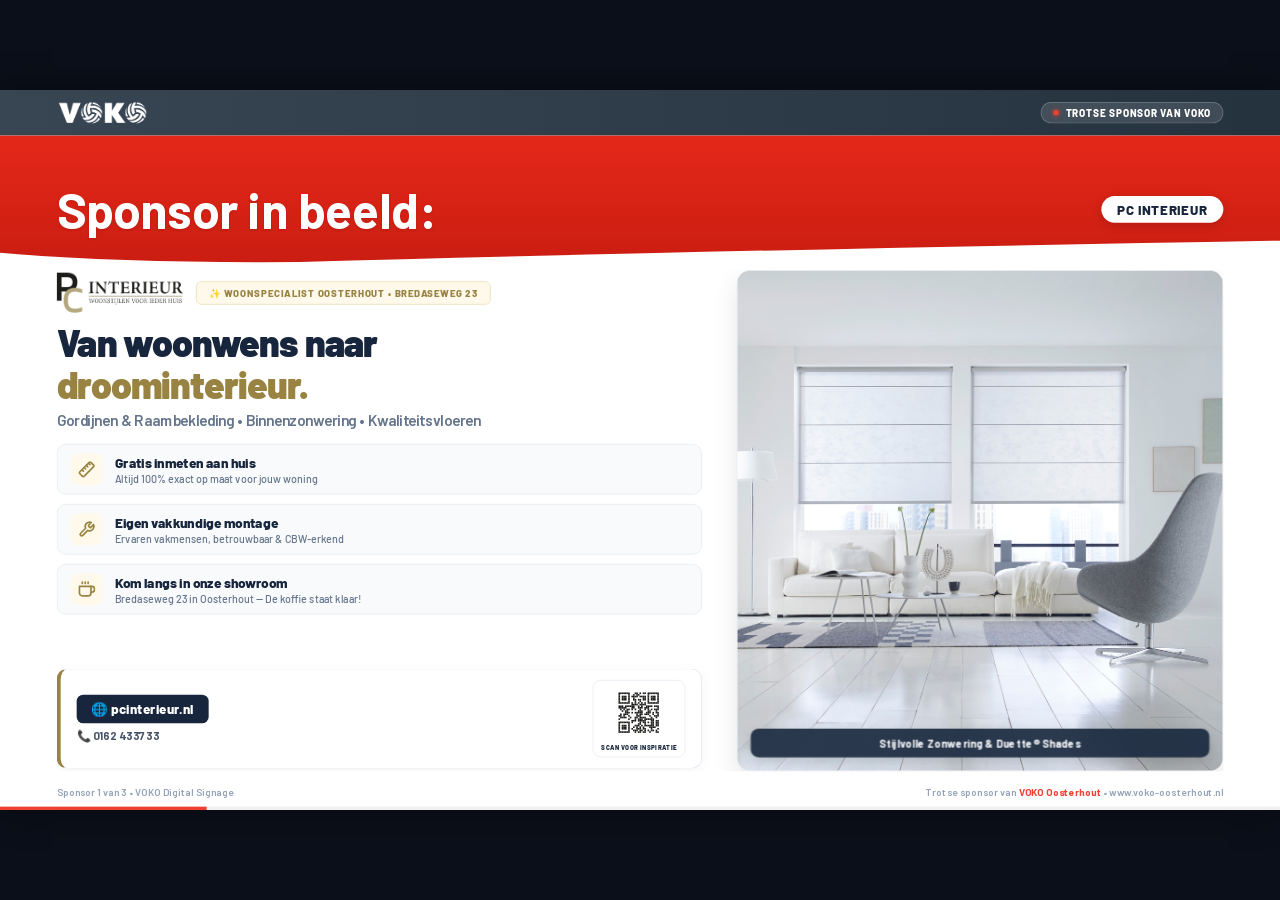
<file: sponsoren.html>
<!DOCTYPE html>
<html lang="nl">
<head>
  <meta charset="UTF-8">
  <meta name="viewport" content="width=device-width, initial-scale=1.0">
  <title>VOKO Digital Signage - Onze Sponsoren</title>
  <link rel="preconnect" href="https://fonts.googleapis.com">
  <link rel="preconnect" href="https://fonts.gstatic.com" crossorigin>
  <link href="https://fonts.googleapis.com/css2?family=Barlow:ital,wght@0,400;0,500;0,600;0,700;0,800;0,900;1,700&display=swap" rel="stylesheet">
  <style>
    @font-face {
      font-family: 'Barlow';
      font-style: normal;
      font-weight: 400;
      src: url('assets/fonts/barlow-400-normal-17ef8a.woff2') format('woff2');
    }
    @font-face {
      font-family: 'Barlow';
      font-style: normal;
      font-weight: 600;
      src: url('assets/fonts/barlow-600-normal-7abf44.woff2') format('woff2');
    }
    @font-face {
      font-family: 'Barlow';
      font-style: normal;
      font-weight: 700;
      src: url('assets/fonts/barlow-700-normal-4a2043.woff2') format('woff2');
    }

    * {
      margin: 0;
      padding: 0;
      box-sizing: border-box;
    }

    html, body {
      width: 100%;
      height: 100%;
      overflow: hidden;
      background-color: #0b0f19;
      font-family: 'Barlow', -apple-system, BlinkMacSystemFont, 'Segoe UI', Roboto, sans-serif;
      color: #17263c;
      -webkit-font-smoothing: antialiased;
    }

    #viewport-scaler {
      position: absolute;
      top: 0;
      left: 0;
      width: 100vw;
      height: 100vh;
      display: flex;
      align-items: center;
      justify-content: center;
      overflow: hidden;
    }

    #slide-canvas {
      width: 1920px;
      height: 1080px;
      min-width: 1920px;
      min-height: 1080px;
      max-width: 1920px;
      max-height: 1080px;
      background: #ffffff;
      position: relative;
      overflow: hidden;
      transform-origin: center center;
      box-shadow: 0 0 50px rgba(0, 0, 0, 0.4);
      display: flex;
      flex-direction: column;
    }

    .top-bar {
      width: 100%;
      height: 68px;
      background: linear-gradient(90deg, #384654 0%, #2e3c49 55%, #25333f 100%);
      display: flex;
      align-items: center;
      justify-content: space-between;
      padding: 0 85px;
      position: relative;
      z-index: 10;
    }

    .top-bar .voko-logo {
      height: 38px;
      width: auto;
      display: block;
      object-fit: contain;
    }

    .top-bar .sponsor-pill-header {
      display: inline-flex;
      align-items: center;
      gap: 10px;
      background: rgba(255, 255, 255, 0.12);
      border: 1px solid rgba(255, 255, 255, 0.25);
      border-radius: 30px;
      padding: 6px 18px;
      color: #ffffff;
      font-size: 15px;
      font-weight: 800;
      letter-spacing: 1.2px;
      text-transform: uppercase;
    }

    .top-bar .badge-dot {
      width: 8px;
      height: 8px;
      border-radius: 50%;
      background: #ef4030;
      box-shadow: 0 0 8px #ef4030;
    }

    .red-banner-wrapper {
      position: relative;
      width: 100%;
      height: 192px;
      z-index: 5;
    }

    .banner-svg {
      position: absolute;
      top: 0;
      left: 0;
      width: 1920px;
      height: 192px;
      display: block;
      pointer-events: none;
    }

    .banner-content {
      position: absolute;
      top: 0;
      left: 0;
      width: 100%;
      height: 100%;
      padding: 30px 85px 0 85px;
      display: flex;
      align-items: center;
      justify-content: space-between;
      z-index: 2;
    }

    .banner-title {
      color: #ffffff;
      font-size: 74px;
      font-weight: 700;
      letter-spacing: -0.5px;
      line-height: 1.1;
      text-shadow: 0 2px 4px rgba(0, 0, 0, 0.12);
    }

    .banner-sponsor-badge {
      background: #ffffff;
      color: #17263c;
      font-size: 20px;
      font-weight: 800;
      padding: 8px 24px;
      border-radius: 30px;
      letter-spacing: 1px;
      box-shadow: 0 4px 14px rgba(0,0,0,0.15);
      text-transform: uppercase;
      transition: all 0.4s ease;
    }

    /* Stage met Carrousel Slides */
    .carousel-stage {
      position: absolute;
      top: 270px;
      bottom: 58px;
      left: 85px;
      right: 85px;
      overflow: hidden;
    }

    .sponsor-slide {
      position: absolute;
      top: 0;
      left: 0;
      right: 0;
      bottom: 0;
      display: grid;
      grid-template-columns: 1.14fr 0.86fr;
      gap: 52px;
      align-items: stretch;
      opacity: 0;
      visibility: hidden;
      transform: translateX(40px);
      transition: opacity 0.6s cubic-bezier(0.2, 0.8, 0.2, 1), transform 0.6s cubic-bezier(0.2, 0.8, 0.2, 1);
      pointer-events: none;
    }

    .sponsor-slide.active {
      opacity: 1;
      visibility: visible;
      transform: translateX(0);
      pointer-events: auto;
    }

    .ad-pitch {
      display: flex;
      flex-direction: column;
      justify-content: space-between;
      padding-top: 4px;
      padding-bottom: 4px;
    }

    .ad-top-meta {
      display: flex;
      align-items: center;
      gap: 20px;
      margin-bottom: 14px;
    }

    .ad-brand-logo-wrap {
      display: flex;
      align-items: center;
    }

    .ad-tag {
      display: inline-flex;
      align-items: center;
      font-size: 14.5px;
      font-weight: 800;
      letter-spacing: 1.2px;
      text-transform: uppercase;
      padding: 7px 18px;
      border-radius: 8px;
      white-space: nowrap;
    }

    .ad-headline {
      font-size: 56px;
      font-weight: 900;
      line-height: 1.12;
      color: #17263c;
      letter-spacing: -1px;
      margin-bottom: 8px;
    }

    .ad-subline {
      font-size: 23px;
      font-weight: 600;
      color: #64748b;
      margin-bottom: 22px;
      letter-spacing: -0.2px;
    }

    .props-list {
      display: flex;
      flex-direction: column;
      gap: 14px;
      margin-bottom: 22px;
    }

    .prop-item {
      display: flex;
      align-items: center;
      gap: 18px;
      background: #f8fafc;
      border: 1px solid #e2e8f0;
      border-radius: 14px;
      padding: 13px 20px;
    }

    .prop-icon {
      width: 48px;
      height: 48px;
      border-radius: 12px;
      display: flex;
      align-items: center;
      justify-content: center;
      flex-shrink: 0;
    }

    .prop-text {
      display: flex;
      flex-direction: column;
      gap: 2px;
    }

    .prop-text strong {
      font-size: 20.5px;
      font-weight: 800;
      color: #17263c;
    }

    .prop-text span {
      font-size: 16px;
      color: #64748b;
      font-weight: 500;
    }

    .cta-strip {
      display: flex;
      align-items: center;
      justify-content: space-between;
      background: #ffffff;
      border: 1.5px solid #e2e8f0;
      border-radius: 16px;
      padding: 16px 24px;
      box-shadow: 0 6px 24px rgba(0, 0, 0, 0.04);
      gap: 20px;
    }

    .cta-info {
      display: flex;
      flex-direction: column;
      gap: 8px;
    }

    .cta-link-pill {
      display: inline-flex;
      align-items: center;
      gap: 8px;
      font-size: 20px;
      font-weight: 800;
      padding: 9px 22px;
      border-radius: 10px;
      width: fit-content;
      letter-spacing: 0.3px;
    }

    .cta-phone {
      font-size: 17px;
      font-weight: 700;
      color: #475569;
    }

    .cta-qr {
      display: flex;
      flex-direction: column;
      align-items: center;
      gap: 6px;
      background: #ffffff;
      border: 1px solid #e2e8f0;
      border-radius: 12px;
      padding: 8px 12px;
      flex-shrink: 0;
    }

    .cta-qr img {
      width: 80px;
      height: 80px;
      display: block;
    }

    .cta-qr span {
      font-size: 9.5px;
      font-weight: 800;
      text-transform: uppercase;
      color: #17263c;
      letter-spacing: 0.5px;
    }

    .ad-visual {
      display: flex;
      align-items: stretch;
      justify-content: center;
    }

    .hero-card {
      width: 100%;
      height: 100%;
      border-radius: 20px;
      overflow: hidden;
      position: relative;
      box-shadow: 0 16px 40px rgba(0, 0, 0, 0.1);
      border: 1px solid #e2e8f0;
      background: #f8fafc;
    }

    .hero-img {
      width: 100%;
      height: 100%;
      object-fit: cover;
      display: block;
    }

    .hero-card-ui {
      display: flex;
      align-items: center;
      justify-content: center;
      padding: 30px;
      background: #f8fafc;
    }

    .hero-img-ui {
      width: 100%;
      height: auto;
      max-height: 580px;
      object-fit: contain;
      border-radius: 12px;
      box-shadow: 0 16px 36px rgba(0, 0, 0, 0.10);
      border: 1px solid #cbd5e1;
    }

    .hero-card-joris {
      display: flex;
      flex-direction: column;
      align-items: center;
      justify-content: center;
      padding: 32px 24px;
      background: linear-gradient(180deg, #f8fafc 0%, #f1f5f9 100%);
      text-align: center;
    }

    .joris-avatar {
      width: 260px;
      height: 260px;
      border-radius: 50%;
      object-fit: cover;
      border: 8px solid #d97706;
      margin-bottom: 22px;
    }

    .joris-name {
      font-size: 34px;
      font-weight: 900;
      color: #17263c;
      letter-spacing: -0.5px;
      line-height: 1.15;
    }

    .joris-sub {
      font-size: 19px;
      font-weight: 800;
      color: #d97706;
      text-transform: uppercase;
      letter-spacing: 1.5px;
      margin-top: 4px;
    }

    .joris-quote {
      font-size: 18px;
      color: #475569;
      font-style: italic;
      line-height: 1.4;
      max-width: 480px;
      margin-top: 14px;
    }

    .joris-tag-badge {
      display: inline-block;
      margin-top: 20px;
      background: #d97706;
      color: #ffffff;
      padding: 10px 24px;
      border-radius: 30px;
      font-size: 17px;
      font-weight: 800;
      letter-spacing: 0.5px;
      box-shadow: 0 4px 14px rgba(217, 119, 6, 0.25);
    }

    .hero-overlay-tag {
      position: absolute;
      bottom: 20px;
      left: 20px;
      right: 20px;
      padding: 12px 20px;
      border-radius: 12px;
      color: #ffffff;
      font-size: 16px;
      font-weight: 700;
      letter-spacing: 0.5px;
      backdrop-filter: blur(8px);
      text-align: center;
      box-shadow: 0 6px 18px rgba(0,0,0,0.15);
    }

    .signage-status {
      position: absolute;
      bottom: 18px;
      left: 85px;
      right: 85px;
      display: flex;
      justify-content: space-between;
      align-items: center;
      font-size: 15px;
      color: #94a3b8;
      font-weight: 600;
      z-index: 10;
    }

    .signage-status strong {
      color: #ef4030;
    }

    .progress-bar-container {
      position: absolute;
      bottom: 0;
      left: 0;
      width: 100%;
      height: 5px;
      background: rgba(0, 0, 0, 0.06);
      z-index: 100;
    }

    .progress-bar {
      height: 100%;
      width: 0%;
      background: #ef4030;
      transition: width 0.1s linear;
    }
  </style>
</head>
<body>

  <div id="viewport-scaler">
    <div id="slide-canvas">
      
      <!-- 1. Bovenbalk met wit VOKO logo -->
      <header class="top-bar">
        <img src="assets/voko_wit.png" alt="VOKO Logo" class="voko-logo">
        <div class="sponsor-pill-header">
          <span class="badge-dot"></span>
          <span>Trotse Sponsor van VOKO</span>
        </div>
      </header>

      <!-- 2. Rode Banner met VOKO Red gradient en subtiele curve onderzijde -->
      <div class="red-banner-wrapper">
        <svg class="banner-svg" viewBox="0 0 1920 192" preserveAspectRatio="none" xmlns="http://www.w3.org/2000/svg">
          <defs>
            <linearGradient id="vokoRedGrad" x1="0%" y1="0%" x2="0%" y2="100%">
              <stop offset="0%" stop-color="#e42819" />
              <stop offset="100%" stop-color="#cb1d12" />
            </linearGradient>
          </defs>
          <path d="M 0,0 L 1920,0 L 1920,158 Q 1100,172 450,190 Q 180,192 0,176 Z" fill="url(#vokoRedGrad)" />
        </svg>
        <div class="banner-content">
          <h1 class="banner-title">Sponsor in beeld:</h1>
          <div class="banner-sponsor-badge" id="badge-title">PC INTERIEUR</div>
        </div>
      </div>

      <!-- 3. Carrousel Stage: Roteert elke 12 seconden tussen de 3 sponsoren -->
      <main class="carousel-stage">
        
        <article class="sponsor-slide active" id="slide-0" data-index="0">
          <section class="ad-pitch">
            <div>
              <div class="ad-top-meta">
                <div class="ad-brand-logo-wrap">
                  
          <div style="display: flex; align-items: center;">
            <img src="assets/sponsoren/pc_logo_horizontal.png" alt="PC Interieur Logo" style="height: 60px; width: auto; object-fit: contain;">
          </div>
        
                </div>
                <div class="ad-tag" style="color: #998342; background: #FFF9EB; border: 1.5px solid #EAD8A7;">
                  ✨ WOONSPECIALIST OOSTERHOUT • BREDASEWEG 23
                </div>
              </div>

              <h2 class="ad-headline">Van woonwens naar<br><span style="color: #998342;">droominterieur.</span></h2>
              <p class="ad-subline">Gordijnen & Raambekleding • Binnenzonwering • Kwaliteitsvloeren</p>

              <div class="props-list">
                
            <div class="prop-item">
              <div class="prop-icon" style="background: #FFF9EB; color: #998342;"><svg width="26" height="26" viewBox="0 0 24 24" fill="none" stroke="currentColor" stroke-width="2.3" stroke-linecap="round" stroke-linejoin="round"><path d="M21.3 8.7 8.7 21.3a2 2 0 0 1-2.8 0L2.7 18.1a2 2 0 0 1 0-2.8L15.3 2.7a2 2 0 0 1 2.8 0l3.2 3.2a2 2 0 0 1 0 2.8Z"/><path d="m14.5 3.5 2 2"/><path d="m11.5 6.5 2 2"/><path d="m8.5 9.5 2 2"/><path d="m5.5 12.5 2 2"/></svg></div>
              <div class="prop-text">
                <strong>Gratis inmeten aan huis</strong>
                <span>Altijd 100% exact op maat voor jouw woning</span>
              </div>
            </div>
            

            <div class="prop-item">
              <div class="prop-icon" style="background: #FFF9EB; color: #998342;"><svg width="26" height="26" viewBox="0 0 24 24" fill="none" stroke="currentColor" stroke-width="2.3" stroke-linecap="round" stroke-linejoin="round"><path d="M14.7 6.3a1 1 0 0 0 0 1.4l1.6 1.6a1 1 0 0 0 1.4 0l3.77-3.77a6 6 0 0 1-7.94 7.94l-6.91 6.91a2.12 2.12 0 0 1-3-3l6.91-6.91a6 6 0 0 1 7.94-7.94l-3.76 3.76z"/></svg></div>
              <div class="prop-text">
                <strong>Eigen vakkundige montage</strong>
                <span>Ervaren vakmensen, betrouwbaar & CBW-erkend</span>
              </div>
            </div>
            

            <div class="prop-item">
              <div class="prop-icon" style="background: #FFF9EB; color: #998342;"><svg width="26" height="26" viewBox="0 0 24 24" fill="none" stroke="currentColor" stroke-width="2.3" stroke-linecap="round" stroke-linejoin="round"><path d="M18 8h1a4 4 0 0 1 0 8h-1"/><path d="M2 8h16v9a4 4 0 0 1-4 4H6a4 4 0 0 1-4-4V8z"/><line x1="6" y1="2" x2="6" y2="4"/><line x1="10" y1="2" x2="10" y2="4"/><line x1="14" y1="2" x2="14" y2="4"/></svg></div>
              <div class="prop-text">
                <strong>Kom langs in onze showroom</strong>
                <span>Bredaseweg 23 in Oosterhout — De koffie staat klaar!</span>
              </div>
            </div>
            
              </div>
            </div>

            <div class="cta-strip" style="border-left: 6px solid #998342;">
              <div class="cta-info">
                <div class="cta-link-pill" style="background: #17263c; color: #ffffff;">
                  <span>🌐 pcinterieur.nl</span>
                </div>
                <div class="cta-phone" style="color: #475569;">
                  <span>📞 0162 433733</span>
                </div>
              </div>
              <div class="cta-qr">
                <img src="assets/sponsoren/qr_pcinterieur.svg" alt="QR Code">
                <span>Scan voor inspiratie</span>
              </div>
            </div>
          </section>

          <section class="ad-visual">
            
          <div class="hero-card">
            <img src="assets/sponsoren/pc_nubus.jpg" alt="PC Interieur Showroom" class="hero-img">
            <div class="hero-overlay-tag" style="background: rgba(23, 38, 60, 0.90);">
              <span>Stijlvolle Zonwering & Duette® Shades</span>
            </div>
          </div>
        
          </section>
        </article>
        
        <article class="sponsor-slide " id="slide-1" data-index="1">
          <section class="ad-pitch">
            <div>
              <div class="ad-top-meta">
                <div class="ad-brand-logo-wrap">
                  <img src="assets/sponsoren/logo-topical.svg" alt="Topical Logo" style="height: 56px; width: auto; object-fit: contain;">
                </div>
                <div class="ad-tag" style="color: #2563EB; background: #EFF6FF; border: 1.5px solid #BFDBFE;">
                  ✨ AI VERGADERSOFTWARE VOOR TEAMS & BESTUREN
                </div>
              </div>

              <h2 class="ad-headline">Klaar met notuleren?<br><span style="color: #2563EB;">Topical doet 't voor je.</span></h2>
              <p class="ad-subline">Automatische AI-notulen & actiepunten direct na je overleg.</p>

              <div class="props-list">
                
            <div class="prop-item">
              <div class="prop-icon" style="background: #EFF6FF; color: #2563EB;"><svg width="26" height="26" viewBox="0 0 24 24" fill="none" stroke="currentColor" stroke-width="2.3" stroke-linecap="round" stroke-linejoin="round"><polygon points="13 2 3 14 12 14 11 22 21 10 12 10 13 2"/></svg></div>
              <div class="prop-text">
                <strong>Verslag binnen 1 minuut</strong>
                <span>Klaar voordat je koffie koud is. Aan tafel of via Teams & Meet</span>
              </div>
            </div>
            

            <div class="prop-item">
              <div class="prop-icon" style="background: #EFF6FF; color: #2563EB;"><svg width="26" height="26" viewBox="0 0 24 24" fill="none" stroke="currentColor" stroke-width="2.3" stroke-linecap="round" stroke-linejoin="round"><circle cx="12" cy="12" r="10"/><circle cx="12" cy="12" r="6"/><circle cx="12" cy="12" r="2"/></svg></div>
              <div class="prop-text">
                <strong>Actiepunten direct verdeeld</strong>
                <span>Iedereen weet meteen wat hij moet doen, inclusief opvolging</span>
              </div>
            </div>
            

            <div class="prop-item">
              <div class="prop-icon" style="background: #EFF6FF; color: #2563EB;"><svg width="26" height="26" viewBox="0 0 24 24" fill="none" stroke="currentColor" stroke-width="2.3" stroke-linecap="round" stroke-linejoin="round"><rect x="3" y="11" width="18" height="11" rx="2" ry="2"/><path d="M7 11V7a5 5 0 0 1 10 0v4"/></svg></div>
              <div class="prop-text">
                <strong>100% veilig in Nederland</strong>
                <span>Europese privacygarantie met data veilig & AVG-proof in NL</span>
              </div>
            </div>
            
              </div>
            </div>

            <div class="cta-strip" style="border-left: 6px solid #2563EB;">
              <div class="cta-info">
                <div class="cta-link-pill" style="background: #2563EB; color: #ffffff;">
                  <span>🌐 topicalmeetings.com</span>
                </div>
                <div class="cta-phone" style="color: #475569;">
                  <span>✨ 30 dagen gratis proberen</span>
                </div>
              </div>
              <div class="cta-qr">
                <img src="assets/sponsoren/qr_topical.svg" alt="QR Code">
                <span>Scan & probeer direct</span>
              </div>
            </div>
          </section>

          <section class="ad-visual">
            
          <div class="hero-card hero-card-ui">
            <img src="assets/sponsoren/actions_and_decisions.27f431.png" alt="Topical AI Samenvatting" class="hero-img-ui">
            <div class="hero-overlay-tag" style="background: rgba(37, 99, 235, 0.94);">
              <span>AI-Notulen & Actielijst in 1 klik</span>
            </div>
          </div>
        
          </section>
        </article>
        
        <article class="sponsor-slide " id="slide-2" data-index="2">
          <section class="ad-pitch">
            <div>
              <div class="ad-top-meta">
                <div class="ad-brand-logo-wrap">
                  <img src="assets/sponsoren/jorb_logo.svg" alt="JorB Projecten Logo" style="height: 60px; width: auto; object-fit: contain;">
                </div>
                <div class="ad-tag" style="color: #B45309; background: #FFFBEB; border: 1.5px solid #FDE68A;">
                  🏗️ DE ALLROUND VAKMAN IN OOSTERHOUT
                </div>
              </div>

              <h2 class="ad-headline">Grote plannen of kleine klus?<br><span style="color: #D97706;">JorB regelt 't voor je!</span></h2>
              <p class="ad-subline">Bouw • Tuinen • Onderhoud • Transport</p>

              <div class="props-list">
                
            <div class="prop-item">
              <div class="prop-icon" style="background: #FFFBEB; color: #D97706;"><svg width="26" height="26" viewBox="0 0 24 24" fill="none" stroke="currentColor" stroke-width="2.3" stroke-linecap="round" stroke-linejoin="round"><path d="m15 12-8.5 8.5a2.12 2.12 0 1 1-3-3L12 9"/><path d="M17.64 15 22 10.64"/><path d="m20.91 3.26-6.36 6.36a4.5 4.5 0 0 0-6.36 6.36"/><path d="m8.18 9.82 6.36-6.36"/></svg></div>
              <div class="prop-text">
                <strong>Allround vakmanschap</strong>
                <span>Van aanbouw en badkamerrenovatie tot strakke tuinoverkapping</span>
              </div>
            </div>
            

            <div class="prop-item">
              <div class="prop-icon" style="background: #FFFBEB; color: #D97706;"><svg width="26" height="26" viewBox="0 0 24 24" fill="none" stroke="currentColor" stroke-width="2.3" stroke-linecap="round" stroke-linejoin="round"><path d="m11 17 2 2a1 1 0 0 0 1.4 0l6.6-6.6a2 2 0 0 0 0-2.8l-1.4-1.4a2 2 0 0 0-2.8 0L14 11"/><path d="m3 7 3.3-3.3a2 2 0 0 1 2.8 0L11 5"/><path d="m6 10 7 7"/><path d="M18 14v4a2 2 0 0 1-2 2H8a2 2 0 0 1-2-2v-4"/></svg></div>
              <div class="prop-text">
                <strong>Afspraak = afspraak</strong>
                <span>Eén vast aanspreekpunt, eerlijk advies & nuchter vakwerk</span>
              </div>
            </div>
            

            <div class="prop-item">
              <div class="prop-icon" style="background: #FFFBEB; color: #D97706;"><svg width="26" height="26" viewBox="0 0 24 24" fill="none" stroke="currentColor" stroke-width="2.3" stroke-linecap="round" stroke-linejoin="round"><path d="M17 11h1a3 3 0 0 1 0 6h-1"/><path d="M9 12v6"/><path d="M13 12v6"/><path d="M14 7.5c-1 0-1.44.5-3 .5s-2-.5-3-.5-1.72.5-2.5.5a2.5 2.5 0 0 1 0-5c.78 0 1.57.5 2.5.5s1.44-.5 3-.5 2 .5 3 .5 1.72-.5 2.5-.5a2.5 2.5 0 0 1 0 5c-.78 0-1.5-.5-2.5-.5Z"/><path d="M5 8v12a2 2 0 0 0 2 2h8a2 2 0 0 0 2-2V8"/></svg></div>
              <div class="prop-text">
                <strong>Actief VOKO clublid</strong>
                <span>Vraag 't Joris gerust even aan de bar of in de zaal!</span>
              </div>
            </div>
            
              </div>
            </div>

            <div class="cta-strip" style="border-left: 6px solid #D97706;">
              <div class="cta-info">
                <div class="cta-link-pill" style="background: #17263c; color: #ffffff;">
                  <span>📍 Bosboomplantsoen, Oosterhout</span>
                </div>
                <div class="cta-phone" style="color: #D97706;">
                  <span>🍻 Spreek Joris aan aan de bar</span>
                </div>
              </div>
              <div class="cta-qr">
                <img src="assets/sponsoren/qr_jorb.svg" alt="QR Code">
                <span>Scan voor info & contact</span>
              </div>
            </div>
          </section>

          <section class="ad-visual">
            
          <div class="hero-card hero-card-joris">
            <img src="assets/sponsoren/joris_portrait.jpg" alt="Joris Blankestijn" class="joris-avatar">
            <div class="joris-name">Joris Blankestijn</div>
            <div class="joris-sub">Eigenaar & Vakman • JorB Projecten</div>
            <p class="joris-quote">“Geen gedoe, gewoon goed werk afleveren. Of het nou om een grote verbouwing gaat of een kleine klus!”</p>
            <div class="joris-tag-badge">
              <span>✓ Vrijblijvend advies & offerte</span>
            </div>
          </div>
        
          </section>
        </article>
        
      </main>

      <!-- 4. Subtiele footer status bar -->
      <footer class="signage-status">
        <div id="counter-label">Sponsor 1 van 3 • VOKO Digital Signage</div>
        <div>Trotse sponsor van <strong>VOKO Oosterhout</strong> • www.voko-oosterhout.nl</div>
      </footer>

      <!-- Progress bar onderaan -->
      <div class="progress-bar-container">
        <div class="progress-bar" id="progress-bar"></div>
      </div>

    </div>
  </div>

  <script>
    function fitViewport() {
      const canvas = document.getElementById('slide-canvas');
      if (!canvas) return;
      const targetWidth = 1920;
      const targetHeight = 1080;
      const scale = Math.min(window.innerWidth / targetWidth, window.innerHeight / targetHeight);
      canvas.style.transform = `scale(${scale})`;
    }

    window.addEventListener('resize', fitViewport);
    window.addEventListener('DOMContentLoaded', fitViewport);
    fitViewport();

    // Carrousel Rotatie
    const SLIDE_DURATION_MS = 12000;
    const slides = document.querySelectorAll('.sponsor-slide');
    const badgeTitle = document.getElementById('badge-title');
    const counterLabel = document.getElementById('counter-label');
    const progressBar = document.getElementById('progress-bar');
    const sponsorNames = ["PC INTERIEUR", "TOPICAL", "JORB PROJECTEN"];

    let currentIndex = 0;
    let startTime = performance.now();

    function showSlide(index) {
      slides.forEach((s, idx) => {
        if (idx === index) {
          s.classList.add('active');
        } else {
          s.classList.remove('active');
        }
      });
      if (badgeTitle) badgeTitle.textContent = sponsorNames[index];
      if (counterLabel) counterLabel.textContent = `Sponsor ${index + 1} van ${slides.length} • VOKO Digital Signage`;
      startTime = performance.now();
    }

    function animateProgress(now) {
      const elapsed = now - startTime;
      const percent = Math.min((elapsed / SLIDE_DURATION_MS) * 100, 100);
      if (progressBar) progressBar.style.width = `${percent}%`;

      if (elapsed >= SLIDE_DURATION_MS) {
        currentIndex = (currentIndex + 1) % slides.length;
        showSlide(currentIndex);
      }
      requestAnimationFrame(animateProgress);
    }

    requestAnimationFrame(animateProgress);

    // Yodeck Auto-refresh elke 15 minuten
    setTimeout(() => {
      window.location.reload();
    }, 15 * 60 * 1000);
  </script>
</body>
</html>
</file>
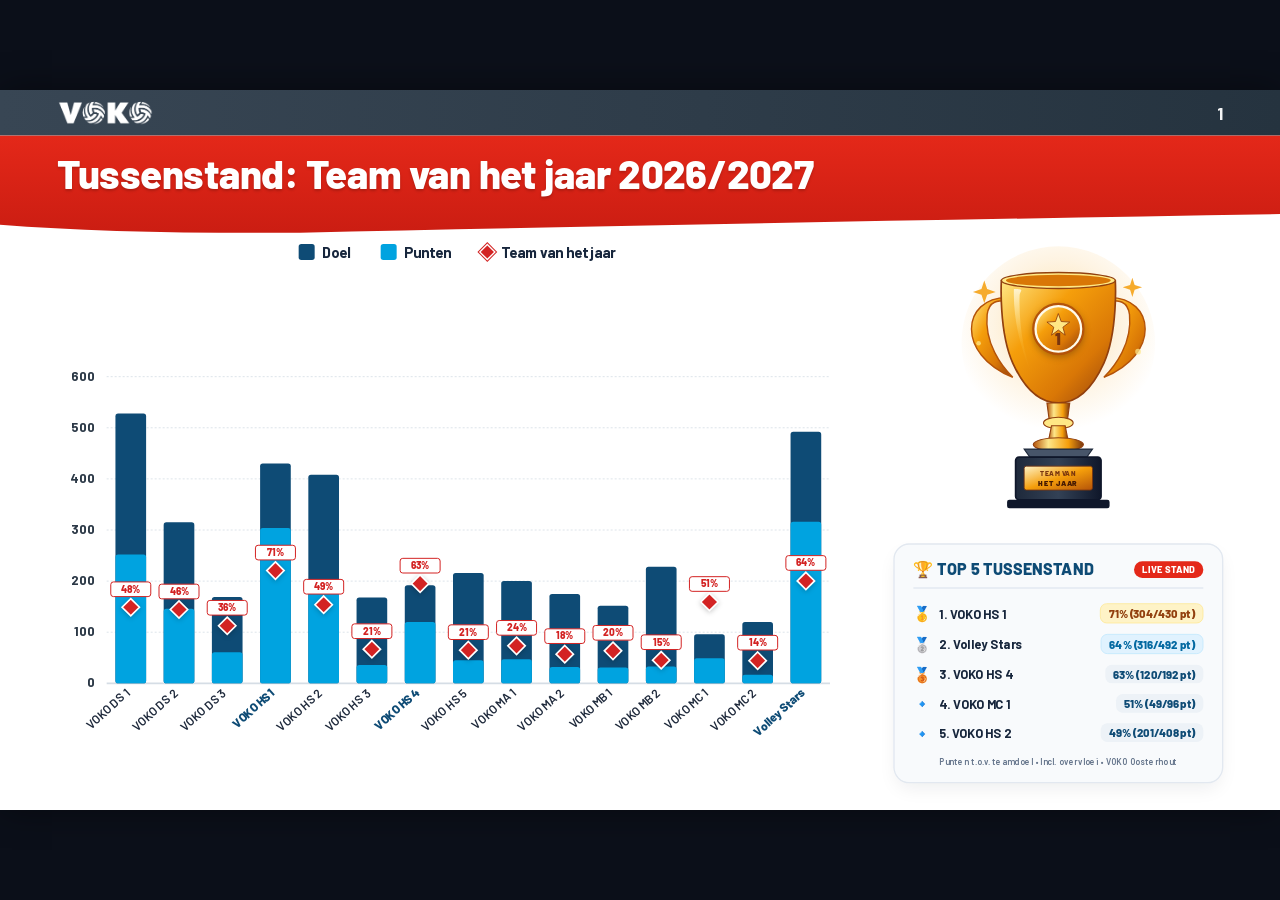
<file: team-van-het-jaar.html>
<!DOCTYPE html>
<html lang="nl">
<head>
<meta charset="UTF-8">
<meta name="viewport" content="width=device-width, initial-scale=1.0">
<title>Tussenstand: Team van het jaar 2026/2027 - VOKO Digital Signage</title>
<link rel="preconnect" href="https://fonts.googleapis.com">
<link rel="preconnect" href="https://fonts.gstatic.com" crossorigin>
<link href="https://fonts.googleapis.com/css2?family=Barlow:ital,wght@0,400;0,500;0,600;0,700;0,800;0,900;1,700;1,800&display=swap" rel="stylesheet">
<style>
  /* Official VOKO Barlow Font Matching Digital Signage Stijlen */
  @font-face {
    font-family: 'Barlow';
    font-style: normal;
    font-weight: 400;
    src: url('assets/fonts/barlow-400-normal-17ef8a.woff2') format('woff2');
  }
  @font-face {
    font-family: 'Barlow';
    font-style: normal;
    font-weight: 600;
    src: url('assets/fonts/barlow-600-normal-7abf44.woff2') format('woff2');
  }
  @font-face {
    font-family: 'Barlow';
    font-style: normal;
    font-weight: 700;
    src: url('assets/fonts/barlow-700-normal-4a2043.woff2') format('woff2');
  }

  @page {
    size: 1920px 1080px;
    margin: 0;
  }

  * {
    box-sizing: border-box;
    margin: 0;
    padding: 0;
  }

  html, body {
    width: 100%;
    height: 100%;
    overflow: hidden;
    background-color: #0b0f19;
    font-family: 'Barlow', -apple-system, BlinkMacSystemFont, 'Segoe UI', Roboto, 'Helvetica Neue', Arial, sans-serif;
    color: #17263c;
    -webkit-font-smoothing: antialiased;
    -moz-osx-font-smoothing: grayscale;
  }

  /* Fixed 1920x1080 Canvas with Viewport Scaler */
  #viewport-scaler {
    position: absolute;
    top: 0;
    left: 0;
    width: 100vw;
    height: 100vh;
    display: flex;
    align-items: center;
    justify-content: center;
    overflow: hidden;
  }

  #slide-canvas {
    width: 1920px;
    height: 1080px;
    min-width: 1920px;
    min-height: 1080px;
    max-width: 1920px;
    max-height: 1080px;
    background: #ffffff;
    position: relative;
    overflow: hidden;
    transform-origin: center center;
    box-shadow: 0 0 50px rgba(0, 0, 0, 0.4);
    display: flex;
    flex-direction: column;
  }

  /* 1. Bovenbalk: Donkergrijze gradient strook met wit VOKO logo */
  .top-bar {
    width: 100%;
    height: 68px;
    background: linear-gradient(90deg, #384654 0%, #2e3c49 55%, #25333f 100%);
    display: flex;
    align-items: center;
    justify-content: space-between;
    padding: 0 85px;
    position: relative;
    z-index: 10;
  }

  .top-bar .voko-logo {
    height: 40px;
    width: auto;
    display: block;
    object-fit: contain;
  }

  .top-bar .page-badge {
    color: #ffffff;
    font-size: 26px;
    font-weight: 700;
    opacity: 0.95;
    letter-spacing: 1px;
  }

  /* 2. Rode Banner: VOKO Rood met subtiele golfcurve aan de onderkant */
  .red-banner-wrapper {
    position: relative;
    width: 100%;
    height: 148px;
    z-index: 5;
  }

  .banner-svg {
    position: absolute;
    top: 0;
    left: 0;
    width: 1920px;
    height: 148px;
    display: block;
    pointer-events: none;
  }

  .banner-content {
    position: absolute;
    top: 0;
    left: 0;
    width: 100%;
    height: 100%;
    padding: 24px 85px 0 85px;
    display: flex;
    align-items: flex-start;
    z-index: 2;
  }

  .banner-title {
    color: #ffffff;
    font-size: 60px;
    font-weight: 800;
    letter-spacing: -0.5px;
    line-height: 1.1;
    text-shadow: 0 2px 4px rgba(0, 0, 0, 0.18);
  }

  /* 3. Hoofd Content Area: Split 1220px Grafiek / 1fr Winnaars Spotlight */
  .content-area {
    flex: 1;
    display: grid;
    grid-template-columns: 1220px 1fr;
    padding: 10px 75px 30px 75px;
    gap: 35px;
    position: relative;
    z-index: 6;
  }

  /* Linker Kolom: Chart */
  .chart-section {
    display: flex;
    flex-direction: column;
    justify-content: space-between;
  }

  .legend-bar {
    display: flex;
    align-items: center;
    justify-content: center;
    gap: 45px;
    padding-top: 4px;
    margin-bottom: 2px;
  }

  .legend-item {
    display: flex;
    align-items: center;
    gap: 12px;
    font-size: 22px;
    font-weight: 700;
    color: #17263c;
  }

  .legend-box {
    width: 24px;
    height: 24px;
    border-radius: 4px;
  }

  .box-doel { background-color: #0e4b75; }
  .box-punten { background-color: #00a3e0; }

  .legend-diamond {
    width: 18px;
    height: 18px;
    background-color: #d32323;
    transform: rotate(45deg);
    border: 2.5px solid #ffffff;
    box-shadow: 0 0 0 1.5px #d32323;
  }

  /* Rechter Kolom: Bokaal & Top 5 Podium Spotlight */
  .spotlight-section {
    display: flex;
    flex-direction: column;
    align-items: center;
    justify-content: space-between;
    padding: 0 10px 10px 10px;
  }

  .trophy-wrapper {
    width: 100%;
    height: 410px;
    display: flex;
    justify-content: center;
    align-items: center;
  }

  /* Top 5 Podium Kaart */
  .podium-card {
    width: 100%;
    background: #f8fafc;
    border: 2px solid #e2e8f0;
    border-radius: 24px;
    padding: 22px 28px;
    box-shadow: 0 12px 28px -6px rgba(15, 23, 42, 0.08);
  }

  .podium-header {
    display: flex;
    align-items: center;
    justify-content: space-between;
    border-bottom: 2px solid #e2e8f0;
    padding-bottom: 12px;
    margin-bottom: 14px;
  }

  .podium-title {
    font-size: 24px;
    font-weight: 800;
    color: #0e4b75;
    text-transform: uppercase;
    letter-spacing: 0.5px;
    display: flex;
    align-items: center;
    gap: 8px;
  }

  .podium-badge {
    background: #e42819;
    color: #ffffff;
    font-size: 14px;
    font-weight: 800;
    padding: 4px 12px;
    border-radius: 20px;
    text-transform: uppercase;
    letter-spacing: 0.5px;
  }

  .podium-row {
    display: flex;
    align-items: center;
    justify-content: space-between;
    padding: 8px 0;
    font-size: 19px;
  }

  .podium-team {
    font-weight: 700;
    color: #17263c;
    display: flex;
    align-items: center;
    gap: 12px;
  }

  .medal-icon {
    font-size: 22px;
    line-height: 1;
  }

  .podium-score {
    font-weight: 800;
    color: #0e4b75;
    background: #edf2f7;
    padding: 4px 12px;
    border-radius: 10px;
    font-size: 17px;
    letter-spacing: -0.2px;
  }

  .podium-score.top1 {
    background: #fef3c7;
    color: #92400E;
    border: 1.5px solid #fde68a;
  }

  .podium-score.top2 {
    background: #e0f2fe;
    color: #0369a1;
    border: 1.5px solid #bae6fd;
  }

  .podium-footer {
    font-size: 13px;
    color: #64748b;
    text-align: center;
    margin-top: 14px;
    font-weight: 600;
    letter-spacing: 0.2px;
  }
</style>
</head>
<body>

<div id="viewport-scaler">
  <div id="slide-canvas">
    
    <!-- 1. Bovenbalk met wit VOKO logo -->
    <header class="top-bar">
      <img src="assets/voko_wit.png" class="voko-logo" alt="VOKO Logo">
      <div class="page-badge">1</div>
    </header>

    <!-- 2. Rode Banner met VOKO golf-curve -->
    <div class="red-banner-wrapper">
      <svg class="banner-svg" viewBox="0 0 1920 148" preserveAspectRatio="none" xmlns="http://www.w3.org/2000/svg">
        <defs>
          <linearGradient id="vokoRedGrad" x1="0%" y1="0%" x2="0%" y2="100%">
            <stop offset="0%" stop-color="#e42819" />
            <stop offset="100%" stop-color="#cb1d12" />
          </linearGradient>
        </defs>
        <path d="M 0,0 L 1920,0 L 1920,118 Q 1100,132 450,146 Q 180,148 0,134 Z" fill="url(#vokoRedGrad)" />
      </svg>
      <div class="banner-content">
        <h1 class="banner-title">Tussenstand: Team van het jaar 2026/2027</h1>
      </div>
    </div>

    <!-- 3. Hoofd Content -->
    <main class="content-area">
      <!-- Linker kolom: De Combo Grafiek -->
      <section class="chart-section">
        <!-- Legenda -->
        <div class="legend-bar">
          <div class="legend-item">
            <div class="legend-box box-doel"></div>
            <span>Doel</span>
          </div>
          <div class="legend-item">
            <div class="legend-box box-punten"></div>
            <span>Punten</span>
          </div>
          <div class="legend-item">
            <div class="legend-diamond"></div>
            <span>Team van het jaar</span>
          </div>
        </div>

        <!-- SVG Grafiek -->
        <svg width="1200" height="680" viewBox="0 0 1200 680">
          <!-- Gridlijnen -->
          <line x1="85" y1="520" x2="1170" y2="520" stroke="#d5dde5" stroke-width="2.5"  />
<line x1="85" y1="443.33333333333337" x2="1170" y2="443.33333333333337" stroke="#d5dde5" stroke-width="1.2" stroke-dasharray="3,3" />
<line x1="85" y1="366.6666666666667" x2="1170" y2="366.6666666666667" stroke="#d5dde5" stroke-width="1.2" stroke-dasharray="3,3" />
<line x1="85" y1="290" x2="1170" y2="290" stroke="#d5dde5" stroke-width="1.2" stroke-dasharray="3,3" />
<line x1="85" y1="213.33333333333337" x2="1170" y2="213.33333333333337" stroke="#d5dde5" stroke-width="1.2" stroke-dasharray="3,3" />
<line x1="85" y1="136.66666666666663" x2="1170" y2="136.66666666666663" stroke="#d5dde5" stroke-width="1.2" stroke-dasharray="3,3" />
<line x1="85" y1="60" x2="1170" y2="60" stroke="#d5dde5" stroke-width="1.2" stroke-dasharray="3,3" />

          <!-- Y-as labels -->
          <text x="67" y="526" text-anchor="end" font-family="'Barlow', sans-serif" font-size="20" font-weight="700" fill="#2b3846">0</text>
<text x="67" y="449.33333333333337" text-anchor="end" font-family="'Barlow', sans-serif" font-size="20" font-weight="700" fill="#2b3846">100</text>
<text x="67" y="372.6666666666667" text-anchor="end" font-family="'Barlow', sans-serif" font-size="20" font-weight="700" fill="#2b3846">200</text>
<text x="67" y="296" text-anchor="end" font-family="'Barlow', sans-serif" font-size="20" font-weight="700" fill="#2b3846">300</text>
<text x="67" y="219.33333333333337" text-anchor="end" font-family="'Barlow', sans-serif" font-size="20" font-weight="700" fill="#2b3846">400</text>
<text x="67" y="142.66666666666663" text-anchor="end" font-family="'Barlow', sans-serif" font-size="20" font-weight="700" fill="#2b3846">500</text>
<text x="67" y="66" text-anchor="end" font-family="'Barlow', sans-serif" font-size="20" font-weight="700" fill="#2b3846">600</text>

          <!-- Doel & Punten Balken -->
          
    <!-- VOKO DS 1 -->
    <rect x="98.16666666666666" y="115.19999999999999" width="46" height="404.8" fill="#0e4b75" rx="4" />
    <rect x="98.16666666666666" y="326.8" width="46" height="193.2" fill="#00a3e0" rx="4" />
  
    <!-- VOKO DS 2 -->
    <rect x="170.49999999999997" y="278.5" width="46" height="241.5" fill="#0e4b75" rx="4" />
    <rect x="170.49999999999997" y="408.06666666666666" width="46" height="111.93333333333334" fill="#00a3e0" rx="4" />
  
    <!-- VOKO DS 3 -->
    <rect x="242.83333333333331" y="390.43333333333334" width="46" height="129.56666666666666" fill="#0e4b75" rx="4" />
    <rect x="242.83333333333331" y="473.23333333333335" width="46" height="46.766666666666666" fill="#00a3e0" rx="4" />
  
    <!-- VOKO HS 1 -->
    <rect x="315.1666666666667" y="190.33333333333331" width="46" height="329.6666666666667" fill="#0e4b75" rx="4" />
    <rect x="315.1666666666667" y="286.9333333333333" width="46" height="233.0666666666667" fill="#00a3e0" rx="4" />
  
    <!-- VOKO HS 2 -->
    <rect x="387.5" y="207.2" width="46" height="312.8" fill="#0e4b75" rx="4" />
    <rect x="387.5" y="365.9" width="46" height="154.10000000000002" fill="#00a3e0" rx="4" />
  
    <!-- VOKO HS 3 -->
    <rect x="459.8333333333333" y="391.2" width="46" height="128.8" fill="#0e4b75" rx="4" />
    <rect x="459.8333333333333" y="492.4" width="46" height="27.599999999999998" fill="#00a3e0" rx="4" />
  
    <!-- VOKO HS 4 -->
    <rect x="532.1666666666666" y="372.79999999999995" width="46" height="147.20000000000002" fill="#0e4b75" rx="4" />
    <rect x="532.1666666666666" y="428" width="46" height="92" fill="#00a3e0" rx="4" />
  
    <!-- VOKO HS 5 -->
    <rect x="604.4999999999999" y="354.4" width="46" height="165.6" fill="#0e4b75" rx="4" />
    <rect x="604.4999999999999" y="485.5" width="46" height="34.5" fill="#00a3e0" rx="4" />
  
    <!-- VOKO MA 1 -->
    <rect x="676.8333333333333" y="366.6666666666667" width="46" height="153.33333333333331" fill="#0e4b75" rx="4" />
    <rect x="676.8333333333333" y="483.96666666666664" width="46" height="36.03333333333334" fill="#00a3e0" rx="4" />
  
    <!-- VOKO MA 2 -->
    <rect x="749.1666666666666" y="385.8333333333333" width="46" height="134.16666666666669" fill="#0e4b75" rx="4" />
    <rect x="749.1666666666666" y="495.46666666666664" width="46" height="24.533333333333335" fill="#00a3e0" rx="4" />
  
    <!-- VOKO MB 1 -->
    <rect x="821.4999999999999" y="403.46666666666664" width="46" height="116.53333333333335" fill="#0e4b75" rx="4" />
    <rect x="821.4999999999999" y="496.23333333333335" width="46" height="23.766666666666666" fill="#00a3e0" rx="4" />
  
    <!-- VOKO MB 2 -->
    <rect x="893.8333333333333" y="345.2" width="46" height="174.8" fill="#0e4b75" rx="4" />
    <rect x="893.8333333333333" y="494.7" width="46" height="25.3" fill="#00a3e0" rx="4" />
  
    <!-- VOKO MC 1 -->
    <rect x="966.1666666666666" y="446.4" width="46" height="73.60000000000001" fill="#0e4b75" rx="4" />
    <rect x="966.1666666666666" y="482.43333333333334" width="46" height="37.56666666666666" fill="#00a3e0" rx="4" />
  
    <!-- VOKO MC 2 -->
    <rect x="1038.5" y="428" width="46" height="92" fill="#0e4b75" rx="4" />
    <rect x="1038.5" y="506.96666666666664" width="46" height="13.033333333333333" fill="#00a3e0" rx="4" />
  
    <!-- Volley Stars -->
    <rect x="1110.8333333333333" y="142.8" width="46" height="377.2" fill="#0e4b75" rx="4" />
    <rect x="1110.8333333333333" y="277.73333333333335" width="46" height="242.26666666666665" fill="#00a3e0" rx="4" />
  
          <!-- Ruit-markers met percentages -->
          
    <g transform="translate(121.16666666666666, 405.9016)">
      <path d="M 0 -13 L 13 0 L 0 13 L -13 0 Z" fill="#d32323" stroke="#ffffff" stroke-width="2.5" filter="drop-shadow(0px 2px 4px rgba(0,0,0,0.22))" />
      <rect x="-30" y="-38" width="60" height="22" rx="4" fill="#ffffff" stroke="#d32323" stroke-width="1.5" />
      <text x="0" y="-22" text-anchor="middle" font-family="'Barlow', sans-serif" font-size="15" font-weight="800" fill="#d32323">48%</text>
    </g>
  
    <g transform="translate(193.49999999999997, 409.2504)">
      <path d="M 0 -13 L 13 0 L 0 13 L -13 0 Z" fill="#d32323" stroke="#ffffff" stroke-width="2.5" filter="drop-shadow(0px 2px 4px rgba(0,0,0,0.22))" />
      <rect x="-30" y="-38" width="60" height="22" rx="4" fill="#ffffff" stroke="#d32323" stroke-width="1.5" />
      <text x="0" y="-22" text-anchor="middle" font-family="'Barlow', sans-serif" font-size="15" font-weight="800" fill="#d32323">46%</text>
    </g>
  
    <g transform="translate(265.8333333333333, 433.6488)">
      <path d="M 0 -13 L 13 0 L 0 13 L -13 0 Z" fill="#d32323" stroke="#ffffff" stroke-width="2.5" filter="drop-shadow(0px 2px 4px rgba(0,0,0,0.22))" />
      <rect x="-30" y="-38" width="60" height="22" rx="4" fill="#ffffff" stroke="#d32323" stroke-width="1.5" />
      <text x="0" y="-22" text-anchor="middle" font-family="'Barlow', sans-serif" font-size="15" font-weight="800" fill="#d32323">36%</text>
    </g>
  
    <g transform="translate(338.1666666666667, 350.88559999999995)">
      <path d="M 0 -13 L 13 0 L 0 13 L -13 0 Z" fill="#d32323" stroke="#ffffff" stroke-width="2.5" filter="drop-shadow(0px 2px 4px rgba(0,0,0,0.22))" />
      <rect x="-30" y="-38" width="60" height="22" rx="4" fill="#ffffff" stroke="#d32323" stroke-width="1.5" />
      <text x="0" y="-22" text-anchor="middle" font-family="'Barlow', sans-serif" font-size="15" font-weight="800" fill="#d32323">71%</text>
    </g>
  
    <g transform="translate(410.5, 402.07439999999997)">
      <path d="M 0 -13 L 13 0 L 0 13 L -13 0 Z" fill="#d32323" stroke="#ffffff" stroke-width="2.5" filter="drop-shadow(0px 2px 4px rgba(0,0,0,0.22))" />
      <rect x="-30" y="-38" width="60" height="22" rx="4" fill="#ffffff" stroke="#d32323" stroke-width="1.5" />
      <text x="0" y="-22" text-anchor="middle" font-family="'Barlow', sans-serif" font-size="15" font-weight="800" fill="#d32323">49%</text>
    </g>
  
    <g transform="translate(482.8333333333333, 468.8112)">
      <path d="M 0 -13 L 13 0 L 0 13 L -13 0 Z" fill="#d32323" stroke="#ffffff" stroke-width="2.5" filter="drop-shadow(0px 2px 4px rgba(0,0,0,0.22))" />
      <rect x="-30" y="-38" width="60" height="22" rx="4" fill="#ffffff" stroke="#d32323" stroke-width="1.5" />
      <text x="0" y="-22" text-anchor="middle" font-family="'Barlow', sans-serif" font-size="15" font-weight="800" fill="#d32323">21%</text>
    </g>
  
    <g transform="translate(555.1666666666666, 370.5)">
      <path d="M 0 -13 L 13 0 L 0 13 L -13 0 Z" fill="#d32323" stroke="#ffffff" stroke-width="2.5" filter="drop-shadow(0px 2px 4px rgba(0,0,0,0.22))" />
      <rect x="-30" y="-38" width="60" height="22" rx="4" fill="#ffffff" stroke="#d32323" stroke-width="1.5" />
      <text x="0" y="-22" text-anchor="middle" font-family="'Barlow', sans-serif" font-size="15" font-weight="800" fill="#d32323">63%</text>
    </g>
  
    <g transform="translate(627.4999999999999, 470.2464)">
      <path d="M 0 -13 L 13 0 L 0 13 L -13 0 Z" fill="#d32323" stroke="#ffffff" stroke-width="2.5" filter="drop-shadow(0px 2px 4px rgba(0,0,0,0.22))" />
      <rect x="-30" y="-38" width="60" height="22" rx="4" fill="#ffffff" stroke="#d32323" stroke-width="1.5" />
      <text x="0" y="-22" text-anchor="middle" font-family="'Barlow', sans-serif" font-size="15" font-weight="800" fill="#d32323">21%</text>
    </g>
  
    <g transform="translate(699.8333333333333, 463.788)">
      <path d="M 0 -13 L 13 0 L 0 13 L -13 0 Z" fill="#d32323" stroke="#ffffff" stroke-width="2.5" filter="drop-shadow(0px 2px 4px rgba(0,0,0,0.22))" />
      <rect x="-30" y="-38" width="60" height="22" rx="4" fill="#ffffff" stroke="#d32323" stroke-width="1.5" />
      <text x="0" y="-22" text-anchor="middle" font-family="'Barlow', sans-serif" font-size="15" font-weight="800" fill="#d32323">24%</text>
    </g>
  
    <g transform="translate(772.1666666666666, 476.2264)">
      <path d="M 0 -13 L 13 0 L 0 13 L -13 0 Z" fill="#d32323" stroke="#ffffff" stroke-width="2.5" filter="drop-shadow(0px 2px 4px rgba(0,0,0,0.22))" />
      <rect x="-30" y="-38" width="60" height="22" rx="4" fill="#ffffff" stroke="#d32323" stroke-width="1.5" />
      <text x="0" y="-22" text-anchor="middle" font-family="'Barlow', sans-serif" font-size="15" font-weight="800" fill="#d32323">18%</text>
    </g>
  
    <g transform="translate(844.4999999999999, 471.2032)">
      <path d="M 0 -13 L 13 0 L 0 13 L -13 0 Z" fill="#d32323" stroke="#ffffff" stroke-width="2.5" filter="drop-shadow(0px 2px 4px rgba(0,0,0,0.22))" />
      <rect x="-30" y="-38" width="60" height="22" rx="4" fill="#ffffff" stroke="#d32323" stroke-width="1.5" />
      <text x="0" y="-22" text-anchor="middle" font-family="'Barlow', sans-serif" font-size="15" font-weight="800" fill="#d32323">20%</text>
    </g>
  
    <g transform="translate(916.8333333333333, 485.31600000000003)">
      <path d="M 0 -13 L 13 0 L 0 13 L -13 0 Z" fill="#d32323" stroke="#ffffff" stroke-width="2.5" filter="drop-shadow(0px 2px 4px rgba(0,0,0,0.22))" />
      <rect x="-30" y="-38" width="60" height="22" rx="4" fill="#ffffff" stroke="#d32323" stroke-width="1.5" />
      <text x="0" y="-22" text-anchor="middle" font-family="'Barlow', sans-serif" font-size="15" font-weight="800" fill="#d32323">15%</text>
    </g>
  
    <g transform="translate(989.1666666666666, 398.008)">
      <path d="M 0 -13 L 13 0 L 0 13 L -13 0 Z" fill="#d32323" stroke="#ffffff" stroke-width="2.5" filter="drop-shadow(0px 2px 4px rgba(0,0,0,0.22))" />
      <rect x="-30" y="-38" width="60" height="22" rx="4" fill="#ffffff" stroke="#d32323" stroke-width="1.5" />
      <text x="0" y="-22" text-anchor="middle" font-family="'Barlow', sans-serif" font-size="15" font-weight="800" fill="#d32323">51%</text>
    </g>
  
    <g transform="translate(1061.5, 486.0336)">
      <path d="M 0 -13 L 13 0 L 0 13 L -13 0 Z" fill="#d32323" stroke="#ffffff" stroke-width="2.5" filter="drop-shadow(0px 2px 4px rgba(0,0,0,0.22))" />
      <rect x="-30" y="-38" width="60" height="22" rx="4" fill="#ffffff" stroke="#d32323" stroke-width="1.5" />
      <text x="0" y="-22" text-anchor="middle" font-family="'Barlow', sans-serif" font-size="15" font-weight="800" fill="#d32323">14%</text>
    </g>
  
    <g transform="translate(1133.8333333333333, 366.43359999999996)">
      <path d="M 0 -13 L 13 0 L 0 13 L -13 0 Z" fill="#d32323" stroke="#ffffff" stroke-width="2.5" filter="drop-shadow(0px 2px 4px rgba(0,0,0,0.22))" />
      <rect x="-30" y="-38" width="60" height="22" rx="4" fill="#ffffff" stroke="#d32323" stroke-width="1.5" />
      <text x="0" y="-22" text-anchor="middle" font-family="'Barlow', sans-serif" font-size="15" font-weight="800" fill="#d32323">64%</text>
    </g>
  
          <!-- X-as Team Labels -->
          
    <g transform="translate(121.16666666666666, 536) rotate(-42)">
      <text x="0" y="0" text-anchor="end" font-family="'Barlow', sans-serif" font-size="18" font-weight="600" fill="#1e293b">VOKO DS 1</text>
    </g>
  
    <g transform="translate(193.49999999999997, 536) rotate(-42)">
      <text x="0" y="0" text-anchor="end" font-family="'Barlow', sans-serif" font-size="18" font-weight="600" fill="#1e293b">VOKO DS 2</text>
    </g>
  
    <g transform="translate(265.8333333333333, 536) rotate(-42)">
      <text x="0" y="0" text-anchor="end" font-family="'Barlow', sans-serif" font-size="18" font-weight="600" fill="#1e293b">VOKO DS 3</text>
    </g>
  
    <g transform="translate(338.1666666666667, 536) rotate(-42)">
      <text x="0" y="0" text-anchor="end" font-family="'Barlow', sans-serif" font-size="18" font-weight="800" fill="#0e4b75">VOKO HS 1</text>
    </g>
  
    <g transform="translate(410.5, 536) rotate(-42)">
      <text x="0" y="0" text-anchor="end" font-family="'Barlow', sans-serif" font-size="18" font-weight="600" fill="#1e293b">VOKO HS 2</text>
    </g>
  
    <g transform="translate(482.8333333333333, 536) rotate(-42)">
      <text x="0" y="0" text-anchor="end" font-family="'Barlow', sans-serif" font-size="18" font-weight="600" fill="#1e293b">VOKO HS 3</text>
    </g>
  
    <g transform="translate(555.1666666666666, 536) rotate(-42)">
      <text x="0" y="0" text-anchor="end" font-family="'Barlow', sans-serif" font-size="18" font-weight="800" fill="#0e4b75">VOKO HS 4</text>
    </g>
  
    <g transform="translate(627.4999999999999, 536) rotate(-42)">
      <text x="0" y="0" text-anchor="end" font-family="'Barlow', sans-serif" font-size="18" font-weight="600" fill="#1e293b">VOKO HS 5</text>
    </g>
  
    <g transform="translate(699.8333333333333, 536) rotate(-42)">
      <text x="0" y="0" text-anchor="end" font-family="'Barlow', sans-serif" font-size="18" font-weight="600" fill="#1e293b">VOKO MA 1</text>
    </g>
  
    <g transform="translate(772.1666666666666, 536) rotate(-42)">
      <text x="0" y="0" text-anchor="end" font-family="'Barlow', sans-serif" font-size="18" font-weight="600" fill="#1e293b">VOKO MA 2</text>
    </g>
  
    <g transform="translate(844.4999999999999, 536) rotate(-42)">
      <text x="0" y="0" text-anchor="end" font-family="'Barlow', sans-serif" font-size="18" font-weight="600" fill="#1e293b">VOKO MB 1</text>
    </g>
  
    <g transform="translate(916.8333333333333, 536) rotate(-42)">
      <text x="0" y="0" text-anchor="end" font-family="'Barlow', sans-serif" font-size="18" font-weight="600" fill="#1e293b">VOKO MB 2</text>
    </g>
  
    <g transform="translate(989.1666666666666, 536) rotate(-42)">
      <text x="0" y="0" text-anchor="end" font-family="'Barlow', sans-serif" font-size="18" font-weight="600" fill="#1e293b">VOKO MC 1</text>
    </g>
  
    <g transform="translate(1061.5, 536) rotate(-42)">
      <text x="0" y="0" text-anchor="end" font-family="'Barlow', sans-serif" font-size="18" font-weight="600" fill="#1e293b">VOKO MC 2</text>
    </g>
  
    <g transform="translate(1133.8333333333333, 536) rotate(-42)">
      <text x="0" y="0" text-anchor="end" font-family="'Barlow', sans-serif" font-size="18" font-weight="800" fill="#0e4b75">Volley Stars</text>
    </g>
  
        </svg>
      </section>

      <!-- Rechter kolom: Bokaal & Top 5 Podium Spotlight -->
      <aside class="spotlight-section">
        <!-- 100% Vector Bokaal Illustratie (scherp op elke resolutie) -->
        <div class="trophy-wrapper">
          
<svg viewBox="0 0 460 480" width="100%" height="100%" xmlns="http://www.w3.org/2000/svg">
  <defs>
    <!-- Gold Metallic Gradients -->
    <linearGradient id="goldCup" x1="0%" y1="0%" x2="100%" y2="100%">
      <stop offset="0%" stop-color="#FFE885" />
      <stop offset="35%" stop-color="#F59E0B" />
      <stop offset="70%" stop-color="#D97706" />
      <stop offset="100%" stop-color="#92400E" />
    </linearGradient>
    <linearGradient id="goldHighlight" x1="0%" y1="0%" x2="0%" y2="100%">
      <stop offset="0%" stop-color="#FFFBEB" stop-opacity="0.8" />
      <stop offset="50%" stop-color="#FDE68A" stop-opacity="0.2" />
      <stop offset="100%" stop-color="#F59E0B" stop-opacity="0" />
    </linearGradient>
    <linearGradient id="goldStem" x1="0%" y1="0%" x2="100%" y2="0%">
      <stop offset="0%" stop-color="#B45309" />
      <stop offset="30%" stop-color="#FDE68A" />
      <stop offset="70%" stop-color="#F59E0B" />
      <stop offset="100%" stop-color="#78350F" />
    </linearGradient>
    <linearGradient id="marblePedestal" x1="0%" y1="0%" x2="100%" y2="0%">
      <stop offset="0%" stop-color="#1E293B" />
      <stop offset="50%" stop-color="#334155" />
      <stop offset="100%" stop-color="#0F172A" />
    </linearGradient>
    <linearGradient id="goldPlaque" x1="0%" y1="0%" x2="100%" y2="100%">
      <stop offset="0%" stop-color="#FEF3C7" />
      <stop offset="50%" stop-color="#F59E0B" />
      <stop offset="100%" stop-color="#B45309" />
    </linearGradient>
    <radialGradient id="trophyGlow" cx="50%" cy="40%" r="55%">
      <stop offset="0%" stop-color="#FDE68A" stop-opacity="0.45" />
      <stop offset="60%" stop-color="#F59E0B" stop-opacity="0.12" />
      <stop offset="100%" stop-color="#F59E0B" stop-opacity="0" />
    </radialGradient>
    <filter id="softGlow" x="-20%" y="-20%" width="140%" height="140%">
      <feGaussianBlur stdDeviation="6" result="blur" />
      <feComposite in="SourceGraphic" in2="blur" operator="over" />
    </filter>
  </defs>

  <!-- Background Warm Halo Glow -->
  <circle cx="230" cy="180" r="170" fill="url(#trophyGlow)" />

  <!-- Trophy Handles (Ears) -->
  <!-- Left Handle -->
  <path d="M 140 100 C 60 100, 50 200, 150 240 C 130 220, 100 180, 105 130 C 108 105, 125 105, 140 105 Z" fill="url(#goldCup)" stroke="#B45309" stroke-width="2.5" />
  <!-- Right Handle -->
  <path d="M 320 100 C 400 100, 410 200, 310 240 C 330 220, 360 180, 355 130 C 352 105, 335 105, 320 105 Z" fill="url(#goldCup)" stroke="#B45309" stroke-width="2.5" />

  <!-- Main Trophy Cup Body -->
  <path d="M 130 70 L 330 70 C 330 70, 335 160, 310 215 C 285 270, 255 285, 230 285 C 205 285, 175 270, 150 215 C 125 160, 130 70, 130 70 Z" fill="url(#goldCup)" stroke="#92400E" stroke-width="3" />
  
  <!-- Cup Rim Lip -->
  <ellipse cx="230" cy="70" rx="100" ry="14" fill="#FFE885" stroke="#92400E" stroke-width="2.5" />
  <ellipse cx="230" cy="70" rx="92" ry="10" fill="#D97706" />

  <!-- Cup Inner Highlight Curved Sheen -->
  <path d="M 152 85 C 150 145, 168 200, 185 240 C 172 205, 160 155, 162 95 C 163 88, 172 85, 152 85 Z" fill="url(#goldHighlight)" />

  <!-- Stem & Base Connectors -->
  <!-- Upper Connector -->
  <path d="M 210 285 L 250 285 L 246 315 L 214 315 Z" fill="url(#goldStem)" stroke="#92400E" stroke-width="2" />
  <!-- Knob -->
  <ellipse cx="230" cy="320" rx="26" ry="10" fill="#FFE885" stroke="#92400E" stroke-width="2" />
  <!-- Lower Stem -->
  <path d="M 218 325 L 242 325 L 248 355 L 212 355 Z" fill="url(#goldStem)" stroke="#92400E" stroke-width="2" />
  <!-- Base Flange -->
  <ellipse cx="230" cy="358" rx="44" ry="12" fill="url(#goldStem)" stroke="#92400E" stroke-width="2" />

  <!-- Marble Pedestal Base -->
  <!-- Top Tier -->
  <polygon points="170,366 290,366 280,380 180,380" fill="#475569" stroke="#1E293B" stroke-width="2" />
  <!-- Main Pedestal Box -->
  <rect x="155" y="380" width="150" height="75" rx="6" fill="url(#marblePedestal)" stroke="#0F172A" stroke-width="3" />
  <!-- Bottom Plate Foot -->
  <rect x="140" y="455" width="180" height="15" rx="4" fill="#0F172A" />

  <!-- Center Medallion Badge on Cup -->
  <circle cx="230" cy="155" r="44" fill="#FFFBEB" stroke="#B45309" stroke-width="4" filter="drop-shadow(0 4px 6px rgba(0,0,0,0.25))" />
  <circle cx="230" cy="155" r="38" fill="url(#goldCup)" />
  <!-- Crisp Star Icon in Center -->
  <path d="M 230 128 L 235 142 L 250 143 L 238 152 L 242 166 L 230 157 L 218 166 L 222 152 L 210 143 L 225 142 Z" fill="#FFE885" stroke="#92400E" stroke-width="1.5" />
  <!-- Bold #1 Text -->
  <text x="230" y="184" text-anchor="middle" font-family="'Barlow', sans-serif" font-size="28" font-weight="900" fill="#78350F">1</text>

  <!-- Gold Plaque on Pedestal -->
  <rect x="170" y="396" width="120" height="42" rx="4" fill="url(#goldPlaque)" stroke="#78350F" stroke-width="1.5" />
  <text x="230" y="414" text-anchor="middle" font-family="'Barlow', sans-serif" font-size="12" font-weight="800" fill="#78350F" letter-spacing="1">TEAM VAN</text>
  <text x="230" y="430" text-anchor="middle" font-family="'Barlow', sans-serif" font-size="13" font-weight="900" fill="#451A03" letter-spacing="1.5">HET JAAR</text>

  <!-- Celebratory Sparkles -->
  <path d="M 100 70 L 105 85 L 120 90 L 105 95 L 100 110 L 95 95 L 80 90 L 95 85 Z" fill="#F59E0B" opacity="0.85" />
  <path d="M 360 65 L 364 78 L 377 82 L 364 86 L 360 99 L 356 86 L 343 82 L 356 78 Z" fill="#F59E0B" opacity="0.85" />
  <circle cx="90" cy="180" r="4" fill="#FDE68A" opacity="0.75" />
  <circle cx="370" cy="195" r="5" fill="#FDE68A" opacity="0.75" />
</svg>

        </div>

        <!-- Top 5 Tussenstand Kaart -->
        <div class="podium-card">
          <div class="podium-header">
            <div class="podium-title">🏆 Top 5 Tussenstand</div>
            <div class="podium-badge">Live Stand</div>
          </div>

          <div class="podium-row">
            <div class="podium-team"><span class="medal-icon">🥇</span> 1. VOKO HS 1</div>
            <div class="podium-score top1">71% (304/430 pt)</div>
          </div>
          <div class="podium-row">
            <div class="podium-team"><span class="medal-icon">🥈</span> 2. Volley Stars</div>
            <div class="podium-score top2">64% (316/492 pt)</div>
          </div>
          <div class="podium-row">
            <div class="podium-team"><span class="medal-icon">🥉</span> 3. VOKO HS 4</div>
            <div class="podium-score">63% (120/192 pt)</div>
          </div>
          <div class="podium-row">
            <div class="podium-team"><span class="medal-icon">🔹</span> 4. VOKO MC 1</div>
            <div class="podium-score">51% (49/96 pt)</div>
          </div>
          <div class="podium-row">
            <div class="podium-team"><span class="medal-icon">🔹</span> 5. VOKO HS 2</div>
            <div class="podium-score">49% (201/408 pt)</div>
          </div>

          <div class="podium-footer">Punten t.o.v. teamdoel &bull; Incl. overvloei &bull; VOKO Oosterhout</div>
        </div>
      </aside>
    </main>

  </div>
</div>

<script>
  // Automatische Schaling (Yodeck Full-screen 1080p fitting)
  function fitViewport() {
    const canvas = document.getElementById('slide-canvas');
    if (!canvas) return;
    const targetWidth = 1920;
    const targetHeight = 1080;
    const scale = Math.min(window.innerWidth / targetWidth, window.innerHeight / targetHeight);
    canvas.style.transform = `scale(${scale})`;
  }
  window.addEventListener('resize', fitViewport);
  window.addEventListener('DOMContentLoaded', fitViewport);
  fitViewport();
  // Yodeck Auto-Refresh elke 15 minuten
  setTimeout(() => {
    window.location.reload();
  }, 15 * 60 * 1000);
</script>
</body>
</html>
</file>
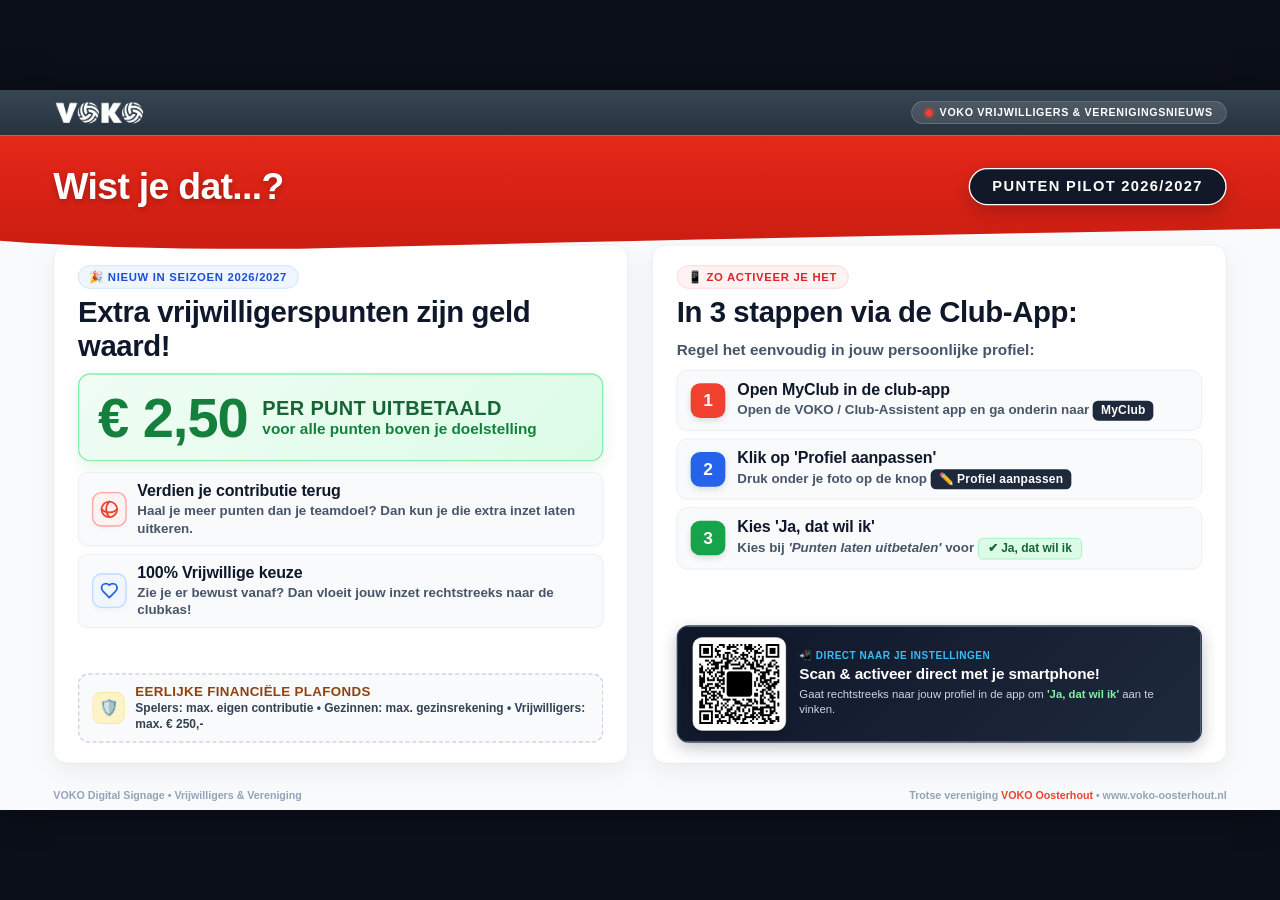
<file: wist-je-dat.html>
<!DOCTYPE html>
<html lang="nl">
<head>
  <meta charset="UTF-8">
  <meta name="viewport" content="width=device-width, initial-scale=1.0">
  <meta http-equiv="X-UA-Compatible" content="ie=edge">
  <title>VOKO - Wist je dat: Punten Pilot 2026/2027</title>
  <style>
    @page {
      size: 1920px 1080px;
      margin: 0;
    }

    * {
      box-sizing: border-box;
      margin: 0;
      padding: 0;
    }

    /* -------------------------------------------------------------------------
       Zelfstandige Viewport Schaling (1920x1080 canvas behoudt altijd verhouding)
       ------------------------------------------------------------------------- */
    html, body {
      width: 100%;
      height: 100%;
      margin: 0;
      padding: 0;
      overflow: hidden;
      background-color: #0b0f19;
      font-family: -apple-system, BlinkMacSystemFont, "Segoe UI", Roboto, "Helvetica Neue", Arial, sans-serif;
      -webkit-font-smoothing: antialiased;
      -moz-osx-font-smoothing: grayscale;
      color: #1e293b;
    }

    #viewport-scaler {
      position: absolute;
      top: 0;
      left: 0;
      width: 100vw;
      height: 100vh;
      display: flex;
      align-items: center;
      justify-content: center;
      overflow: hidden;
    }

    #slide-canvas {
      width: 1920px;
      height: 1080px;
      min-width: 1920px;
      min-height: 1080px;
      max-width: 1920px;
      max-height: 1080px;
      background: #f8fafc;
      position: relative;
      overflow: hidden;
      transform-origin: center center;
      box-shadow: 0 0 50px rgba(0, 0, 0, 0.4);
    }

    /* 1. Donkergrijze VOKO Topbalk */
    .top-bar {
      height: 68px;
      background: linear-gradient(180deg, #384654 0%, #25333f 100%);
      display: flex;
      justify-content: space-between;
      align-items: center;
      padding: 0 80px;
      position: relative;
      z-index: 10;
    }

    .voko-logo {
      height: 38px;
      width: auto;
      object-fit: contain;
    }

    .header-pill {
      display: flex;
      align-items: center;
      gap: 10px;
      background: rgba(255, 255, 255, 0.12);
      border: 1px solid rgba(255, 255, 255, 0.25);
      border-radius: 9999px;
      padding: 7px 20px;
      color: #ffffff;
      font-size: 16px;
      font-weight: 700;
      letter-spacing: 1px;
      text-transform: uppercase;
    }

    .badge-dot {
      width: 11px;
      height: 11px;
      border-radius: 50%;
      background: #ef4030;
      box-shadow: 0 0 8px #ef4030;
    }

    /* 2. Rode Wave Banner */
    .red-banner-wrapper {
      position: relative;
      width: 1920px;
      height: 172px;
      z-index: 5;
    }

    .banner-svg {
      position: absolute;
      top: 0;
      left: 0;
      width: 1920px;
      height: 172px;
      display: block;
    }

    .banner-content {
      position: absolute;
      top: 0;
      left: 0;
      width: 1920px;
      height: 154px;
      display: flex;
      align-items: center;
      justify-content: space-between;
      padding: 0 80px;
      box-sizing: border-box;
      z-index: 6;
    }

    .banner-title {
      font-size: 56px;
      font-weight: 900;
      color: #ffffff;
      letter-spacing: -1px;
      margin: 0;
      line-height: 1;
      white-space: nowrap;
      text-shadow: 0 2px 10px rgba(0, 0, 0, 0.25);
    }

    .banner-badge {
      background: #111827;
      color: #ffffff;
      border: 2.5px solid #ffffff;
      padding: 13px 34px;
      border-radius: 9999px;
      font-size: 22px;
      font-weight: 800;
      letter-spacing: 2px;
      text-transform: uppercase;
      white-space: nowrap;
      box-shadow: 0 10px 25px rgba(0, 0, 0, 0.20);
    }

    /* 3. Hoofd Content Ruimte: 2 Grote Kaarten */
    .content-area {
      position: absolute;
      top: 232px;
      bottom: 50px;
      left: 80px;
      right: 80px;
      display: grid;
      grid-template-columns: 1fr 1fr;
      gap: 36px;
      box-sizing: border-box;
      height: 778px;
    }

    .stage-card {
      background: #ffffff;
      border: 1px solid #e2e8f0;
      border-radius: 20px;
      padding: 30px 36px;
      box-shadow: 0 12px 36px rgba(0, 0, 0, 0.06);
      display: flex;
      flex-direction: column;
      justify-content: space-between;
      box-sizing: border-box;
      overflow: hidden;
    }

    /* Top Tags */
    .card-top-tag {
      font-size: 17px;
      font-weight: 800;
      letter-spacing: 1px;
      text-transform: uppercase;
      padding: 6px 16px;
      border-radius: 9999px;
      display: inline-flex;
      align-items: center;
      gap: 8px;
      width: fit-content;
      margin-bottom: 10px;
    }

    .tag-blue {
      background: #eff6ff;
      border: 1.5px solid #bfdbfe;
      color: #1d4ed8;
    }

    .tag-red {
      background: #fef2f2;
      border: 1.5px solid #fecaca;
      color: #dc2626;
    }

    .card-headline {
      font-size: 44px;
      font-weight: 900;
      color: #0f172a;
      letter-spacing: -0.6px;
      line-height: 1.15;
      margin-bottom: 16px;
    }

    .card-subline {
      font-size: 23px;
      font-weight: 600;
      color: #475569;
      line-height: 1.3;
      margin-bottom: 16px;
    }

    /* Hero Stat Box (Linker Kaart) */
    .hero-stat-box {
      background: linear-gradient(135deg, #f0fdf4 0%, #dcfce7 100%);
      border: 2.5px solid #86efac;
      border-radius: 18px;
      padding: 22px 28px;
      margin-bottom: 16px;
      box-shadow: 0 8px 24px rgba(22, 163, 74, 0.12);
    }

    .hero-stat-row {
      display: flex;
      align-items: center;
      gap: 22px;
    }

    .hero-stat-amount {
      font-size: 84px;
      font-weight: 900;
      color: #15803d;
      letter-spacing: -1.5px;
      line-height: 1;
    }

    .hero-stat-desc {
      display: flex;
      flex-direction: column;
      gap: 2px;
    }

    .hero-stat-title {
      font-size: 30px;
      font-weight: 900;
      color: #166534;
      text-transform: uppercase;
      letter-spacing: 0.5px;
      line-height: 1.1;
    }

    .hero-stat-sub {
      font-size: 23px;
      font-weight: 700;
      color: #15803d;
      line-height: 1.2;
    }

    /* Kernpunten (Links) */
    .features-list {
      display: flex;
      flex-direction: column;
      gap: 12px;
    }

    .feature-item {
      display: flex;
      align-items: center;
      gap: 16px;
      background: #f8fafc;
      border: 1.5px solid #e2e8f0;
      border-radius: 14px;
      padding: 13px 20px;
      box-shadow: 0 3px 8px rgba(0, 0, 0, 0.02);
    }

    .feature-icon-circle {
      width: 52px;
      height: 52px;
      min-width: 52px;
      border-radius: 14px;
      display: flex;
      align-items: center;
      justify-content: center;
      background: #ffffff;
      box-shadow: 0 3px 8px rgba(0, 0, 0, 0.04);
    }

    .feature-icon-circle.volley {
      border: 2px solid #fca5a5;
      background: #fef2f2;
    }

    .feature-icon-circle.heart {
      border: 2px solid #bfdbfe;
      background: #eff6ff;
    }

    .feature-title {
      font-size: 24px;
      font-weight: 800;
      color: #0f172a;
      letter-spacing: -0.2px;
      margin-bottom: 2px;
    }

    .feature-desc {
      font-size: 20px;
      font-weight: 600;
      color: #475569;
      line-height: 1.32;
    }

    /* Plafond Callout Strip (Links Onder) */
    .ceiling-highlight-box {
      background: #f8fafc;
      border: 2px dashed #cbd5e1;
      border-radius: 16px;
      padding: 14px 20px;
      display: flex;
      align-items: center;
      gap: 16px;
    }

    .ceiling-icon {
      width: 48px;
      height: 48px;
      min-width: 48px;
      border-radius: 12px;
      background: #fef3c7;
      border: 1.5px solid #fde68a;
      display: flex;
      align-items: center;
      justify-content: center;
      font-size: 24px;
    }

    .ceiling-title {
      font-size: 20px;
      font-weight: 800;
      color: #92400e;
      text-transform: uppercase;
      letter-spacing: 0.5px;
      margin-bottom: 2px;
    }

    .ceiling-desc {
      font-size: 18px;
      font-weight: 700;
      color: #334155;
      line-height: 1.3;
    }

    /* Stappenplan (Rechter Kaart) */
    .steps-container {
      display: flex;
      flex-direction: column;
      gap: 12px;
      margin-bottom: 14px;
    }

    .step-card {
      display: flex;
      align-items: center;
      gap: 18px;
      background: #f8fafc;
      border: 1.5px solid #e2e8f0;
      border-radius: 16px;
      padding: 14px 20px;
      box-shadow: 0 3px 10px rgba(0, 0, 0, 0.02);
    }

    .step-num {
      width: 52px;
      height: 52px;
      min-width: 52px;
      border-radius: 14px;
      display: flex;
      align-items: center;
      justify-content: center;
      font-size: 26px;
      font-weight: 900;
      color: #ffffff;
      box-shadow: 0 4px 10px rgba(0, 0, 0, 0.12);
    }

    .step-num.s1 { background: #ef4030; }
    .step-num.s2 { background: #2563eb; }
    .step-num.s3 { background: #16a34a; }

    .step-body {
      display: flex;
      flex-direction: column;
      gap: 3px;
    }

    .step-title {
      font-size: 24px;
      font-weight: 800;
      color: #0f172a;
      letter-spacing: -0.2px;
    }

    .step-desc {
      font-size: 20px;
      font-weight: 600;
      color: #475569;
      line-height: 1.32;
    }

    .app-badge-inline {
      display: inline-flex;
      align-items: center;
      gap: 4px;
      background: #1e293b;
      color: #ffffff;
      padding: 3px 12px;
      border-radius: 8px;
      font-weight: 800;
      font-size: 18px;
      letter-spacing: 0.3px;
    }

    .app-choice-inline {
      display: inline-flex;
      align-items: center;
      gap: 6px;
      background: #dcfce7;
      border: 1.5px solid #86efac;
      color: #166534;
      padding: 3px 14px;
      border-radius: 8px;
      font-weight: 900;
      font-size: 18px;
    }

    /* Grote Actie Box met QR code onderaan rechts */
    .action-qr-row {
      display: flex;
      align-items: center;
      gap: 20px;
      background: linear-gradient(135deg, #0f172a 0%, #1e293b 100%);
      border: 2px solid #334155;
      border-radius: 18px;
      padding: 16px 22px;
      color: #ffffff;
      box-shadow: 0 8px 24px rgba(15, 23, 42, 0.25);
    }

    .action-qr-wrap {
      width: 140px;
      height: 140px;
      min-width: 140px;
      background: #ffffff;
      border-radius: 14px;
      padding: 6px;
      box-shadow: 0 6px 16px rgba(0, 0, 0, 0.2);
      border: 1.5px solid #ffffff;
      display: flex;
      align-items: center;
      justify-content: center;
      flex-shrink: 0;
    }

    .action-qr-wrap img {
      width: 100%;
      height: 100%;
      display: block;
      border-radius: 8px;
    }

    .action-qr-details {
      display: flex;
      flex-direction: column;
      gap: 5px;
      flex: 1;
      min-width: 0;
    }

    .action-qr-badge {
      font-size: 15px;
      font-weight: 800;
      text-transform: uppercase;
      letter-spacing: 0.8px;
      color: #38bdf8;
      display: inline-flex;
      align-items: center;
      gap: 6px;
    }

    .action-qr-title {
      font-size: 23px;
      font-weight: 800;
      color: #ffffff;
      letter-spacing: -0.2px;
      line-height: 1.2;
    }

    .action-qr-sub {
      font-size: 17px;
      font-weight: 500;
      color: #cbd5e1;
      line-height: 1.35;
    }

    .action-qr-sub strong {
      color: #86efac;
      font-weight: 800;
    }

    /* 4. Onderste Statusbalk */
    .status-footer {
      position: absolute;
      bottom: 12px;
      left: 80px;
      right: 80px;
      display: flex;
      justify-content: space-between;
      align-items: center;
      font-size: 16px;
      color: #94a3b8;
      font-weight: 600;
      z-index: 10;
    }

    .status-footer strong {
      color: #ef4030;
    }
  </style>
</head>
<body>

  <div id="viewport-scaler">
    <div id="slide-canvas">
      
      <!-- 1. Bovenbalk -->
      <header class="top-bar">
        <img src="assets/voko_wit.png" alt="VOKO Logo" class="voko-logo">
        <div class="header-pill">
          <span class="badge-dot"></span>
          <span>VOKO Vrijwilligers & Verenigingsnieuws</span>
        </div>
      </header>

      <!-- 2. Rode Wave Banner met vloeiende curve -->
      <div class="red-banner-wrapper">
        <svg class="banner-svg" viewBox="0 0 1920 172" preserveAspectRatio="none" xmlns="http://www.w3.org/2000/svg">
          <defs>
            <linearGradient id="vokoRedGrad" x1="0%" y1="0%" x2="0%" y2="100%">
              <stop offset="0%" stop-color="#e42819" />
              <stop offset="100%" stop-color="#cb1d12" />
            </linearGradient>
          </defs>
          <path d="M 0,0 L 1920,0 L 1920,140 Q 1100,154 450,170 Q 180,172 0,158 Z" fill="url(#vokoRedGrad)" />
        </svg>
        <div class="banner-content">
          <h1 class="banner-title">Wist je dat...?</h1>
          <div class="banner-badge">PUNTEN PILOT 2026/2027</div>
        </div>
      </div>

      <!-- 3. Hoofd Content Ruimte: 2 Grote Overzichtelijke Kaarten -->
      <main class="content-area">
        
        <!-- Linker Kaart: De Beloning (€ 2,50 per punt) -->
        <section class="stage-card">
          <div>
            <div class="card-top-tag tag-blue">🎉 NIEUW IN SEIZOEN 2026/2027</div>
            <h2 class="card-headline">Extra vrijwilligerspunten zijn geld waard!</h2>
            
            <!-- Hero Stat Box -->
            <div class="hero-stat-box">
              <div class="hero-stat-row">
                <div class="hero-stat-amount">€ 2,50</div>
                <div class="hero-stat-desc">
                  <div class="hero-stat-title">per punt uitbetaald</div>
                  <div class="hero-stat-sub">voor alle punten boven je doelstelling</div>
                </div>
              </div>
            </div>

            <!-- Kernpunten -->
            <div class="features-list">
              <div class="feature-item">
                <div class="feature-icon-circle volley">
                  <svg width="28" height="28" viewBox="0 0 24 24" fill="none" stroke="#ef4030" stroke-width="2.3" stroke-linecap="round" stroke-linejoin="round">
                    <circle cx="12" cy="12" r="10"/>
                    <path d="M12 2a14.5 14.5 0 0 0 0 20"/>
                    <path d="M2 12a14.5 14.5 0 0 0 20 0"/>
                  </svg>
                </div>
                <div>
                  <div class="feature-title">Verdien je contributie terug</div>
                  <div class="feature-desc">Haal je meer punten dan je teamdoel? Dan kun je die extra inzet laten uitkeren.</div>
                </div>
              </div>

              <div class="feature-item">
                <div class="feature-icon-circle heart">
                  <svg width="28" height="28" viewBox="0 0 24 24" fill="none" stroke="#2563eb" stroke-width="2.3" stroke-linecap="round" stroke-linejoin="round">
                    <path d="M19 14c1.49-1.46 3-3.21 3-5.5A5.5 5.5 0 0 0 16.5 3c-1.76 0-3 .5-4.5 2-1.5-1.5-2.74-2-4.5-2A5.5 5.5 0 0 0 2 8.5c0 2.3 1.5 4.05 3 5.5l7 7Z"/>
                  </svg>
                </div>
                <div>
                  <div class="feature-title">100% Vrijwillige keuze</div>
                  <div class="feature-desc">Zie je er bewust vanaf? Dan vloeit jouw inzet rechtstreeks naar de clubkas!</div>
                </div>
              </div>
            </div>

          </div>

          <!-- Financiële Plafonds Balk Onderaan Links -->
          <div class="ceiling-highlight-box">
            <div class="ceiling-icon">🛡️</div>
            <div>
              <div class="ceiling-title">Eerlijke financiële plafonds</div>
              <div class="ceiling-desc">Spelers: max. eigen contributie • Gezinnen: max. gezinsrekening • Vrijwilligers: max. € 250,-</div>
            </div>
          </div>
        </section>

        <!-- Rechter Kaart: Eenvoudig Activeren in de App -->
        <section class="stage-card">
          <div>
            <div class="card-top-tag tag-red">📱 ZO ACTIVEER JE HET</div>
            <h2 class="card-headline">In 3 stappen via de Club-App:</h2>
            <p class="card-subline">Regel het eenvoudig in jouw persoonlijke profiel:</p>

            <!-- 3 Duidelijke Stappen -->
            <div class="steps-container">
              
              <div class="step-card">
                <div class="step-num s1">1</div>
                <div class="step-body">
                  <div class="step-title">Open MyClub in de club-app</div>
                  <div class="step-desc">Open de VOKO / Club-Assistent app en ga onderin naar <span class="app-badge-inline">MyClub</span></div>
                </div>
              </div>

              <div class="step-card">
                <div class="step-num s2">2</div>
                <div class="step-body">
                  <div class="step-title">Klik op 'Profiel aanpassen'</div>
                  <div class="step-desc">Druk onder je foto op de knop <span class="app-badge-inline">✏️ Profiel aanpassen</span></div>
                </div>
              </div>

              <div class="step-card">
                <div class="step-num s3">3</div>
                <div class="step-body">
                  <div class="step-title">Kies 'Ja, dat wil ik'</div>
                  <div class="step-desc">Kies bij <em>'Punten laten uitbetalen'</em> voor <span class="app-choice-inline">✔ Ja, dat wil ik</span></div>
                </div>
              </div>

            </div>

          </div>

          <!-- Grote Actie Box met QR Code direct naar de App -->
          <div class="action-qr-row">
            <div class="action-qr-wrap">
              <img src="assets/qr_puntenpilot.png?v=20261114" alt="Scan QR code om direct naar de app te gaan">
            </div>
            <div class="action-qr-details">
              <div class="action-qr-badge">📲 Direct naar je instellingen</div>
              <div class="action-qr-title">Scan & activeer direct met je smartphone!</div>
              <div class="action-qr-sub">
                Gaat rechtstreeks naar jouw profiel in de app om <strong>'Ja, dat wil ik'</strong> aan te vinken.
              </div>
            </div>
          </div>

        </section>

      </main>

      <!-- 4. Status Footer -->
      <footer class="status-footer">
        <span>VOKO Digital Signage • Vrijwilligers & Vereniging</span>
        <span>Trotse vereniging <strong>VOKO Oosterhout</strong> • www.voko-oosterhout.nl</span>
      </footer>

    </div>
  </div>

  <script>
    /* Zelfstandige Viewport Schaling */
    function fitViewport() {
      const canvas = document.getElementById('slide-canvas');
      if (!canvas) return;
      const vw = window.innerWidth;
      const vh = window.innerHeight;
      const scale = Math.min(vw / 1920, vh / 1080);
      canvas.style.transform = `scale(${scale})`;
    }
    window.addEventListener('resize', fitViewport);
    window.addEventListener('DOMContentLoaded', fitViewport);
    fitViewport();
  </script>
</body>
</html>
</file>
<file: style.css>
/* ==========================================================================
   VOKO Digital Signage - Narrowcasting Stijlen (1920x1080)
   Beide slides (Agenda & Nieuws) delen hetzelfde design system
   ========================================================================== */

/* Local Barlow Fonts (matching official VOKO brand identity) */
@font-face {
  font-family: 'Barlow';
  font-style: normal;
  font-weight: 400;
  src: url('assets/fonts/barlow-400-normal-17ef8a.woff2') format('woff2');
  font-display: swap;
}

@font-face {
  font-family: 'Barlow';
  font-style: normal;
  font-weight: 500;
  src: url('assets/fonts/barlow-500-normal-acf24d.woff2') format('woff2');
  font-display: swap;
}

@font-face {
  font-family: 'Barlow';
  font-style: normal;
  font-weight: 600;
  src: url('assets/fonts/barlow-600-normal-7abf44.woff2') format('woff2');
  font-display: swap;
}

@font-face {
  font-family: 'Barlow';
  font-style: normal;
  font-weight: 700;
  src: url('assets/fonts/barlow-700-normal-4a2043.woff2') format('woff2');
  font-display: swap;
}

/* Reset & Viewport Base */
* {
  margin: 0;
  padding: 0;
  box-sizing: border-box;
}

html, body {
  width: 100%;
  height: 100%;
  overflow: hidden;
  background-color: #0b0f19;
  font-family: 'Barlow', -apple-system, BlinkMacSystemFont, 'Segoe UI', Roboto, 'Helvetica Neue', Arial, sans-serif;
  -webkit-font-smoothing: antialiased;
  -moz-osx-font-smoothing: grayscale;
}

/* Fixed 1920x1080 Canvas with Automatic Viewport Fitting */
#viewport-scaler {
  position: absolute;
  top: 0;
  left: 0;
  width: 100vw;
  height: 100vh;
  display: flex;
  align-items: center;
  justify-content: center;
  overflow: hidden;
}

#slide-canvas {
  width: 1920px;
  height: 1080px;
  min-width: 1920px;
  min-height: 1080px;
  max-width: 1920px;
  max-height: 1080px;
  background: #ffffff;
  position: relative;
  overflow: hidden;
  transform-origin: center center;
  box-shadow: 0 0 50px rgba(0, 0, 0, 0.4);
}

/* --------------------------------------------------------------------------
   1. Bovenbalk: Donkergrijze gradient strook met wit VOKO logo
   -------------------------------------------------------------------------- */
.top-bar {
  width: 100%;
  height: 68px;
  background: linear-gradient(90deg, #384654 0%, #2e3c49 55%, #25333f 100%);
  display: flex;
  align-items: center;
  padding: 0 85px;
  position: relative;
  z-index: 10;
}

.top-bar .voko-logo {
  height: 38px;
  width: auto;
  display: block;
  object-fit: contain;
}

/* --------------------------------------------------------------------------
   2. Rode Banner: VOKO Rood met subtiele golfcurve aan de onderkant
   -------------------------------------------------------------------------- */
.red-banner-wrapper {
  position: relative;
  width: 100%;
  height: 192px;
  z-index: 5;
}

.banner-svg {
  position: absolute;
  top: 0;
  left: 0;
  width: 1920px;
  height: 192px;
  display: block;
  pointer-events: none;
}

.banner-content {
  position: absolute;
  top: 0;
  left: 0;
  width: 100%;
  height: 100%;
  padding: 30px 85px 0 85px;
  display: flex;
  align-items: flex-start;
  z-index: 2;
}

.banner-title {
  color: #ffffff;
  font-size: 74px;
  font-weight: 700;
  letter-spacing: -0.5px;
  line-height: 1.1;
  text-shadow: 0 2px 4px rgba(0, 0, 0, 0.12);
}

/* --------------------------------------------------------------------------
   3. Agenda Slide Specifieke Stijlen (index.html)
   -------------------------------------------------------------------------- */
.content-area {
  position: absolute;
  top: 260px;
  bottom: 0;
  left: 0;
  right: 0;
  display: flex;
  justify-content: space-between;
  align-items: flex-start;
  padding: 40px 85px 50px 85px;
}

.agenda-column {
  width: 1140px;
  height: 710px;
  display: flex;
  flex-direction: column;
  justify-content: space-between;
}

.agenda-row {
  display: flex;
  align-items: baseline;
  height: 80px;
  opacity: 1;
  transition: opacity 0.35s ease, transform 0.35s ease;
}

.agenda-row.fade-out {
  opacity: 0;
  transform: translateY(-8px);
}

.agenda-date {
  width: 320px;
  min-width: 320px;
  font-size: 43px;
  font-weight: 600;
  color: #17263c;
  line-height: 1.25;
  white-space: nowrap;
}

.agenda-title {
  flex: 1;
  font-size: 43px;
  font-weight: 600;
  color: #17263c;
  line-height: 1.25;
  white-space: nowrap;
  overflow: hidden;
  text-overflow: ellipsis;
  padding-right: 20px;
}

.calendar-column {
  width: 540px;
  height: 720px;
  display: flex;
  align-items: flex-start;
  justify-content: flex-end;
}

.calendar-image {
  width: 530px;
  height: 710px;
  object-fit: cover;
  border-radius: 4px;
  box-shadow: 0 14px 38px rgba(0, 0, 0, 0.09), 0 4px 12px rgba(0, 0, 0, 0.05);
  display: block;
}

/* --------------------------------------------------------------------------
   4. Nieuws Slide Show Stijlen (nieuws.html - 1 Dia per bericht, 10s rotatie)
   -------------------------------------------------------------------------- */
.news-stage {
  position: absolute;
  top: 260px;
  bottom: 0;
  left: 0;
  right: 0;
  padding: 40px 85px 60px 85px;
  overflow: hidden;
}

.news-slide {
  position: absolute;
  top: 40px;
  left: 85px;
  right: 85px;
  bottom: 60px;
  display: flex;
  justify-content: space-between;
  align-items: stretch;
  gap: 60px;
  opacity: 0;
  visibility: hidden;
  transform: translateX(40px);
  transition: opacity 0.6s cubic-bezier(0.2, 0.8, 0.2, 1), transform 0.6s cubic-bezier(0.2, 0.8, 0.2, 1);
  pointer-events: none;
}

.news-slide.active {
  opacity: 1;
  visibility: visible;
  transform: translateX(0);
  pointer-events: auto;
}

/* Tekstgedeelte van de nieuwsdia */
.news-slide-content {
  flex: 1;
  display: flex;
  flex-direction: column;
  justify-content: flex-start;
  padding-top: 10px;
  overflow: hidden;
}

.news-slide-meta {
  display: flex;
  align-items: center;
  gap: 15px;
  margin-bottom: 16px;
}

.news-slide-badge {
  display: inline-block;
  background: #fef2f2;
  color: #dd271b;
  border: 1px solid #fecaca;
  padding: 6px 16px;
  border-radius: 6px;
  font-size: 22px;
  font-weight: 700;
  text-transform: uppercase;
  letter-spacing: 0.5px;
}

.news-slide-title {
  font-size: 46px;
  font-weight: 700;
  color: #17263c;
  line-height: 1.2;
  margin-bottom: 20px;
}

.news-slide-body {
  font-size: 26px;
  font-weight: 400;
  color: #334155;
  line-height: 1.45;
  flex: 1;
  overflow: hidden;
  display: flex;
  flex-direction: column;
  gap: 14px;
}

.news-slide-body p {
  margin: 0;
}

.news-slide-body ul {
  list-style: none;
  padding-left: 0;
  margin: 0;
  display: flex;
  flex-direction: column;
  gap: 10px;
  font-weight: 600;
  color: #1e293b;
}

.news-slide-body ul li {
  line-height: 1.4;
}

/* Afbeeldingsgedeelte van de nieuwsdia */
.news-slide-media {
  width: 580px;
  min-width: 580px;
  display: flex;
  flex-direction: column;
  justify-content: center;
  align-items: center;
}

.news-slide-media-card {
  width: 100%;
  height: 640px;
  border-radius: 8px;
  overflow: hidden;
  box-shadow: 0 16px 40px rgba(0, 0, 0, 0.12), 0 4px 12px rgba(0, 0, 0, 0.06);
  background: #f1f5f9;
  display: flex;
  align-items: center;
  justify-content: center;
  position: relative;
}

.news-slide-img {
  width: 100%;
  height: 100%;
  object-fit: cover;
  display: block;
}

.news-slide-media-card.is-flyer .news-slide-img {
  object-fit: contain;
  background: #0f172a;
}

/* Volledige poster layout (wanneer flyer aanwezig is) */
.news-slide.flyer-layout .news-slide-content {
  flex: 0 0 760px;
}

.news-slide.flyer-layout .news-slide-media {
  flex: 1;
  width: auto;
  min-width: 800px;
}

/* Navigatie & Progress Bar onderaan */
.news-progress-bar-container {
  position: absolute;
  bottom: 0;
  left: 0;
  width: 100%;
  height: 6px;
  background: rgba(226, 232, 240, 0.6);
  z-index: 20;
}

.news-progress-bar {
  height: 100%;
  width: 0%;
  background: #dd271b;
  transition: width 10s linear;
}

.news-counter {
  position: absolute;
  bottom: 18px;
  left: 85px;
  font-size: 18px;
  font-weight: 600;
  color: #94a3b8;
  display: flex;
  align-items: center;
  gap: 8px;
}

/* Status / Diagnostics */
.signage-status {
  position: absolute;
  bottom: 18px;
  right: 85px;
  font-size: 14px;
  color: #94a3b8;
  opacity: 0.6;
  font-weight: 500;
  pointer-events: none;
}

/* --------------------------------------------------------------------------
   5. Competitie Slide Stijlen (uitslagen.html & programma.html)
   1 Wedstrijd per slide, 45 seconden cyclus, met VOKO teamfoto
   -------------------------------------------------------------------------- */
.comp-stage {
  position: absolute;
  top: 250px;
  bottom: 0;
  left: 0;
  right: 0;
  padding: 30px 85px 60px 85px;
  overflow: hidden;
}

.comp-slide {
  position: absolute;
  top: 30px;
  left: 85px;
  right: 85px;
  bottom: 60px;
  display: flex;
  justify-content: space-between;
  align-items: stretch;
  gap: 60px;
  opacity: 0;
  visibility: hidden;
  transform: translateX(40px);
  transition: opacity 0.5s cubic-bezier(0.2, 0.8, 0.2, 1), transform 0.5s cubic-bezier(0.2, 0.8, 0.2, 1);
  pointer-events: none;
}

.comp-slide.active {
  opacity: 1;
  visibility: visible;
  transform: translateX(0);
  pointer-events: auto;
}

.comp-content {
  flex: 1;
  display: flex;
  flex-direction: column;
  justify-content: space-between;
  padding: 10px 0;
}

.comp-meta-row {
  display: flex;
  align-items: center;
  gap: 16px;
  flex-wrap: wrap;
}

.comp-badge-date {
  background: #fef2f2;
  color: #dd271b;
  border: 1px solid #fecaca;
  padding: 8px 20px;
  border-radius: 8px;
  font-size: 24px;
  font-weight: 700;
  letter-spacing: 0.5px;
  text-transform: uppercase;
}

.comp-badge-league {
  background: #f1f5f9;
  color: #475569;
  border: 1px solid #e2e8f0;
  padding: 8px 18px;
  border-radius: 8px;
  font-size: 22px;
  font-weight: 600;
}

.comp-badge-live {
  background: #16a34a;
  color: #ffffff;
  padding: 8px 18px;
  border-radius: 8px;
  font-size: 20px;
  font-weight: 700;
  letter-spacing: 0.8px;
  animation: pulseLive 2s infinite ease-in-out;
}

@keyframes pulseLive {
  0%, 100% { opacity: 1; transform: scale(1); }
  50% { opacity: 0.85; transform: scale(1.03); }
}

/* Matchup & Score Card */
.comp-match-card {
  background: #ffffff;
  border: 2px solid #e2e8f0;
  border-radius: 16px;
  padding: 36px 40px;
  box-shadow: 0 10px 30px rgba(0, 0, 0, 0.05);
  display: flex;
  flex-direction: column;
  gap: 28px;
  margin: 16px 0;
}

.match-teams-row {
  display: flex;
  align-items: center;
  justify-content: space-between;
  gap: 24px;
}

.match-team {
  flex: 1;
  display: flex;
  flex-direction: column;
  gap: 8px;
}

.match-team.team-away {
  text-align: right;
  align-items: flex-end;
}

.match-team-label {
  font-size: 18px;
  font-weight: 700;
  text-transform: uppercase;
  color: #94a3b8;
  letter-spacing: 1px;
}

.match-team-name {
  font-size: 42px;
  font-weight: 700;
  color: #17263c;
  line-height: 1.15;
}

.match-team-name.is-voko {
  color: #dd271b;
}

/* Score Weergave (Uitslagen) */
.match-score-container {
  display: flex;
  flex-direction: column;
  align-items: center;
  justify-content: center;
  min-width: 220px;
}

.match-score-board {
  display: flex;
  align-items: center;
  gap: 16px;
  background: #0f172a;
  padding: 12px 32px;
  border-radius: 12px;
  box-shadow: 0 8px 24px rgba(0, 0, 0, 0.18);
}

.score-digit {
  font-size: 64px;
  font-weight: 800;
  color: #ffffff;
  line-height: 1;
  min-width: 44px;
  text-align: center;
  font-variant-numeric: tabular-nums;
}

.score-digit.is-winner {
  color: #4ade80;
}

.score-divider {
  font-size: 44px;
  font-weight: 300;
  color: #64748b;
  margin-top: -4px;
}

.match-outcome-pill {
  margin-top: 10px;
  padding: 4px 14px;
  border-radius: 6px;
  font-size: 17px;
  font-weight: 800;
  text-transform: uppercase;
  letter-spacing: 0.8px;
}

.match-outcome-pill.winst {
  background: #dcfce7;
  color: #15803d;
}

.match-outcome-pill.verlies {
  background: #fee2e2;
  color: #b91c1c;
}

/* Match Programma VS Center */
.match-vs-container {
  display: flex;
  flex-direction: column;
  align-items: center;
  justify-content: center;
  min-width: 140px;
}

.match-vs-circle {
  width: 68px;
  height: 68px;
  border-radius: 50%;
  background: #f1f5f9;
  border: 2px solid #cbd5e1;
  display: flex;
  align-items: center;
  justify-content: center;
  font-size: 24px;
  font-weight: 800;
  color: #64748b;
  letter-spacing: 1px;
}

.match-time-tag {
  font-size: 26px;
  font-weight: 700;
  color: #0f172a;
  margin-top: 8px;
}

/* Setstanden balk */
.match-setstanden-bar {
  background: #f8fafc;
  border-top: 1px solid #e2e8f0;
  padding: 16px 20px;
  border-radius: 8px;
  display: flex;
  align-items: center;
  justify-content: space-between;
  font-size: 22px;
  color: #475569;
}

.setstanden-label {
  font-weight: 700;
  color: #1e293b;
  text-transform: uppercase;
  font-size: 18px;
  letter-spacing: 0.5px;
}

.setstanden-scores {
  font-weight: 600;
  color: #0f172a;
  letter-spacing: 0.5px;
}

/* Locatie & Ranking context onderaan de slide */
.comp-footer-cards {
  display: flex;
  gap: 20px;
}

.comp-info-card {
  flex: 1;
  background: #f8fafc;
  border: 1px solid #e2e8f0;
  border-radius: 12px;
  padding: 16px 22px;
  display: flex;
  align-items: center;
  gap: 16px;
}

.comp-info-icon {
  font-size: 32px;
}

.comp-info-text {
  display: flex;
  flex-direction: column;
}

.comp-info-title {
  font-size: 15px;
  font-weight: 700;
  text-transform: uppercase;
  color: #94a3b8;
  letter-spacing: 0.5px;
}

.comp-info-val {
  font-size: 22px;
  font-weight: 600;
  color: #17263c;
}

/* Rechterkolom: Team Media Card */
.comp-media-wrapper {
  width: 580px;
  min-width: 580px;
  display: flex;
  flex-direction: column;
  justify-content: center;
}

.comp-team-card {
  width: 100%;
  height: 640px;
  border-radius: 16px;
  overflow: hidden;
  box-shadow: 0 16px 40px rgba(0, 0, 0, 0.12), 0 4px 12px rgba(0, 0, 0, 0.06);
  background: #ffffff;
  display: flex;
  flex-direction: column;
  position: relative;
}

.comp-team-img-wrap {
  flex: 1;
  width: 100%;
  overflow: hidden;
  background: #f1f5f9;
  position: relative;
}

.comp-team-img {
  width: 100%;
  height: 100%;
  object-fit: cover;
  display: block;
}

.comp-team-badge-overlay {
  position: absolute;
  bottom: 16px;
  left: 20px;
  background: rgba(15, 23, 42, 0.88);
  backdrop-filter: blur(8px);
  color: #ffffff;
  padding: 8px 20px;
  border-radius: 8px;
  font-size: 24px;
  font-weight: 700;
  letter-spacing: 0.5px;
}

/* --------------------------------------------------------------------------
   5b. Volley Stars Toernooidag Slide (Alle mini-wedstrijden op 1 dia)
   -------------------------------------------------------------------------- */
.vs-tournament-content {
  flex: 1;
  display: flex;
  flex-direction: column;
  justify-content: space-between;
  min-width: 0;
}

.vs-tournament-grid {
  display: grid;
  grid-template-columns: 1fr 1fr;
  gap: 16px;
  margin: 12px 0;
  flex: 1;
  min-height: 0;
}

.vs-tournament-col {
  display: flex;
  flex-direction: column;
  gap: 14px;
}

.vs-level-card {
  background: #ffffff;
  border: 1px solid #e2e8f0;
  border-radius: 12px;
  padding: 12px 16px;
  box-shadow: 0 4px 14px rgba(0, 0, 0, 0.04);
  display: flex;
  flex-direction: column;
}

.vs-level-header {
  display: flex;
  justify-content: space-between;
  align-items: center;
  padding-bottom: 6px;
  margin-bottom: 8px;
  border-bottom: 1.5px solid #f1f5f9;
}

.vs-level-title {
  font-size: 18px;
  font-weight: 800;
  color: #17263c;
  display: flex;
  align-items: center;
  gap: 6px;
}

.vs-level-badge {
  background: #eff6ff;
  color: #1d4ed8;
  border: 1px solid #bfdbfe;
  padding: 2px 10px;
  border-radius: 6px;
  font-size: 13px;
  font-weight: 700;
  letter-spacing: 0.3px;
}

.vs-match-list {
  display: flex;
  flex-direction: column;
  gap: 5px;
}

.vs-match-row {
  display: flex;
  align-items: center;
  gap: 8px;
  font-size: 13.5px;
  padding: 3px 8px;
  background: #f8fafc;
  border-radius: 6px;
  border-left: 3px solid #cb1d12;
  line-height: 1.25;
}

.vs-match-row.is-away {
  border-left-color: #64748b;
}

.vs-match-time {
  font-weight: 800;
  color: #0f172a;
  background: #ffffff;
  border: 1px solid #cbd5e1;
  border-radius: 4px;
  padding: 1px 5px;
  font-size: 12.5px;
  font-variant-numeric: tabular-nums;
  flex-shrink: 0;
}

.vs-match-teams {
  flex: 1;
  white-space: nowrap;
  overflow: hidden;
  text-overflow: ellipsis;
  color: #334155;
}

.vs-team-voko {
  font-weight: 800;
  color: #cb1d12;
}

.vs-team-opp {
  font-weight: 600;
  color: #475569;
}

.vs-sep {
  color: #94a3b8;
  font-weight: 400;
  margin: 0 3px;
}

.vs-match-tag {
  font-size: 12px;
  flex-shrink: 0;
}

.vs-media-subbox {
  margin-top: 12px;
  background: #f8fafc;
  border: 1px solid #e2e8f0;
  border-radius: 10px;
  padding: 12px 14px;
  font-size: 14px;
  color: #334155;
  line-height: 1.4;
}

.vs-media-subbox strong {
  color: #0f172a;
  font-weight: 700;
}

/* --------------------------------------------------------------------------
   6. Standen Slide Stijlen (standen.html - 4 slides van 10s = 40s totaal)
   -------------------------------------------------------------------------- */
.stand-stage {
  position: absolute;
  top: 250px;
  bottom: 0;
  left: 0;
  right: 0;
  padding: 30px 85px 60px 85px;
  overflow: hidden;
}

.stand-slide {
  position: absolute;
  top: 30px;
  left: 85px;
  right: 85px;
  bottom: 60px;
  display: flex;
  flex-direction: column;
  opacity: 0;
  visibility: hidden;
  transform: translateX(40px);
  transition: opacity 0.5s cubic-bezier(0.2, 0.8, 0.2, 1), transform 0.5s cubic-bezier(0.2, 0.8, 0.2, 1);
  pointer-events: none;
}

.stand-slide.active {
  opacity: 1;
  visibility: visible;
  transform: translateX(0);
  pointer-events: auto;
}

.stand-header-bar {
  display: flex;
  align-items: center;
  justify-content: space-between;
  margin-bottom: 24px;
}

.stand-category-title {
  font-size: 38px;
  font-weight: 700;
  color: #17263c;
  display: flex;
  align-items: center;
  gap: 16px;
}

.stand-category-tag {
  background: #dd271b;
  color: #ffffff;
  padding: 6px 18px;
  border-radius: 6px;
  font-size: 20px;
  font-weight: 700;
  text-transform: uppercase;
  letter-spacing: 0.8px;
}

.stand-grid-cards {
  display: grid;
  grid-template-columns: repeat(3, 1fr);
  grid-template-rows: repeat(2, 1fr);
  gap: 20px;
  flex: 1;
}

/* Voor slides met <= 3 teams (zoals Dames): gecentreerd in 1 rij met extra grote kaarten en foto's */
.stand-grid-cards.is-single-row {
  grid-template-rows: minmax(360px, 420px);
  align-content: center;
}

.stand-team-card {
  background: #ffffff !important;
  border: 1px solid #e2e8f0 !important;
  border-radius: 16px !important;
  padding: 22px 26px !important;
  box-shadow: 0 6px 18px rgba(0, 0, 0, 0.04) !important;
  display: flex !important;
  flex-direction: column !important;
  justify-content: space-between !important;
  transition: border-color 0.2s ease, transform 0.2s ease !important;
  min-height: 290px !important;
  box-sizing: border-box !important;
}

.stand-team-card:hover {
  border-color: #cbd5e1 !important;
}

.stand-team-card.is-multi-comp {
  background: linear-gradient(145deg, #ffffff 0%, #fbfcfe 100%) !important;
  border-color: #cbd5e1 !important;
}

/* 1. Bovenaan over de volle breedte: Teamnaam gecentreerd */
.stand-team-header-row {
  width: 100% !important;
  text-align: center !important;
  margin-bottom: 16px !important;
}

.stand-team-title-top {
  text-align: center !important;
  font-size: 32px !important;
  font-weight: 800 !important;
  color: #17263c !important;
  line-height: 1.15 !important;
  letter-spacing: -0.3px !important;
  margin: 0 !important;
}

/* 2. Onderste gedeelte: Horizontale splitsing (links Standen, rechts Foto) */
.stand-card-lower-body,
.stand-card-body {
  width: 100% !important;
  display: flex !important;
  flex-direction: row !important;
  align-items: center !important;
  justify-content: space-between !important;
  gap: 20px !important;
  flex: 1 !important;
  min-height: 0 !important;
}

/* Linkerkolom: Standen */
.stand-comp-column,
.stand-comp-list {
  flex: 1 !important;
  min-width: 0 !important;
  display: flex !important;
  flex-direction: column !important;
  justify-content: center !important;
}

/* Rechterkolom: Foto */
.stand-photo-column {
  display: flex !important;
  align-items: center !important;
  justify-content: center !important;
  flex-shrink: 0 !important;
}

.stand-comp-block {
  display: flex;
  flex-direction: column;
  gap: 3px;
}

/* Duidelijke scheiding en spatie tussen verschillende competities */
.stand-comp-block.is-second-comp {
  margin-top: 14px;
  padding-top: 14px;
  border-top: 2px dashed #e2e8f0;
}

.stand-comp-header {
  display: flex;
  align-items: center;
  gap: 12px;
  margin-bottom: 4px;
}

/* GROTE Rang-badge */
.stand-rank-badge {
  width: 48px;
  height: 48px;
  min-width: 48px;
  border-radius: 11px;
  background: #f1f5f9;
  border: 2px solid #cbd5e1;
  color: #1e293b;
  font-size: 23px;
  font-weight: 800;
  display: flex;
  align-items: center;
  justify-content: center;
}

.stand-rank-badge.rank-1,
.stand-rank-circle.rank-1 {
  background: #fef3c7;
  border-color: #f59e0b;
  color: #b45309;
}

.stand-rank-badge.rank-2,
.stand-rank-circle.rank-2 {
  background: #f1f5f9;
  border-color: #94a3b8;
  color: #334155;
}

.stand-rank-badge.rank-3,
.stand-rank-circle.rank-3 {
  background: #ffedd5;
  border-color: #fb923c;
  color: #c2410c;
}

.stand-type-pill {
  padding: 4px 10px;
  border-radius: 6px;
  font-size: 13px;
  font-weight: 800;
  text-transform: uppercase;
  letter-spacing: 0.6px;
  white-space: nowrap;
}

.stand-type-pill.competitie {
  background: #eff6ff;
  border: 1px solid #bfdbfe;
  color: #1d4ed8;
}

.stand-type-pill.beker {
  background: #faf5ff;
  border: 1px solid #e9d5ff;
  color: #7e22ce;
}

.stand-type-pill.1e_helft {
  background: #f0fdf4;
  border: 1px solid #bbf7d0;
  color: #15803d;
}

.stand-type-pill.2e_helft {
  background: #fdf4ff;
  border: 1px solid #f5d0fe;
  color: #a21caf;
}

.stand-type-pill.toernooi {
  background: #fff7ed;
  border: 1px solid #fed7aa;
  color: #c2410c;
}

.stand-comp-klasse {
  font-size: 20px;
  font-weight: 700;
  color: #1e293b;
  line-height: 1.25;
  word-break: break-word;
}

.stand-comp-stats {
  font-size: 15px;
  font-weight: 600;
  color: #64748b;
  line-height: 1.2;
}

/* Fallback stijlen voor oude templates */
.stand-card-left {
  display: flex;
  align-items: center;
  gap: 20px;
}

.stand-rank-circle {
  width: 58px;
  height: 58px;
  border-radius: 12px;
  background: #f1f5f9;
  border: 2px solid #cbd5e1;
  color: #1e293b;
  font-size: 26px;
  font-weight: 800;
  display: flex;
  align-items: center;
  justify-content: center;
}

.stand-team-details {
  display: flex;
  flex-direction: column;
  gap: 6px;
}

.stand-team-klasse {
  font-size: 22px;
  font-weight: 500;
  color: #64748b;
  line-height: 1.25;
}

/* Grote teamfoto in Standen Kaart */
.stand-card-photo-wrap {
  width: 250px;
  height: 175px;
  min-width: 250px;
  border-radius: 12px;
  overflow: hidden;
  box-shadow: 0 6px 18px rgba(0, 0, 0, 0.08);
  border: 2px solid #e2e8f0;
  background: #f1f5f9;
  display: flex;
  align-items: center;
  justify-content: center;
  position: relative;
  flex-shrink: 0;
}

/* Extra royale weergave bij slides met 1 rij (Dames) */
.stand-grid-cards.is-single-row .stand-team-card {
  min-height: 350px;
  padding: 26px 30px;
}

.stand-grid-cards.is-single-row .stand-team-title-top {
  font-size: 36px;
  margin-bottom: 20px;
}

.stand-grid-cards.is-single-row .stand-rank-badge {
  width: 52px;
  height: 52px;
  min-width: 52px;
  font-size: 25px;
}

.stand-grid-cards.is-single-row .stand-comp-klasse {
  font-size: 23px;
}

.stand-grid-cards.is-single-row .stand-comp-stats {
  font-size: 17px;
}

.stand-grid-cards.is-single-row .stand-card-photo-wrap {
  width: 280px;
  height: 195px;
  min-width: 280px;
}

.stand-card-photo {
  width: 100%;
  height: 100%;
  object-fit: cover;
  display: block;
}

.stand-card-photo.is-placeholder {
  object-fit: cover;
  opacity: 0.92;
}
</file>
